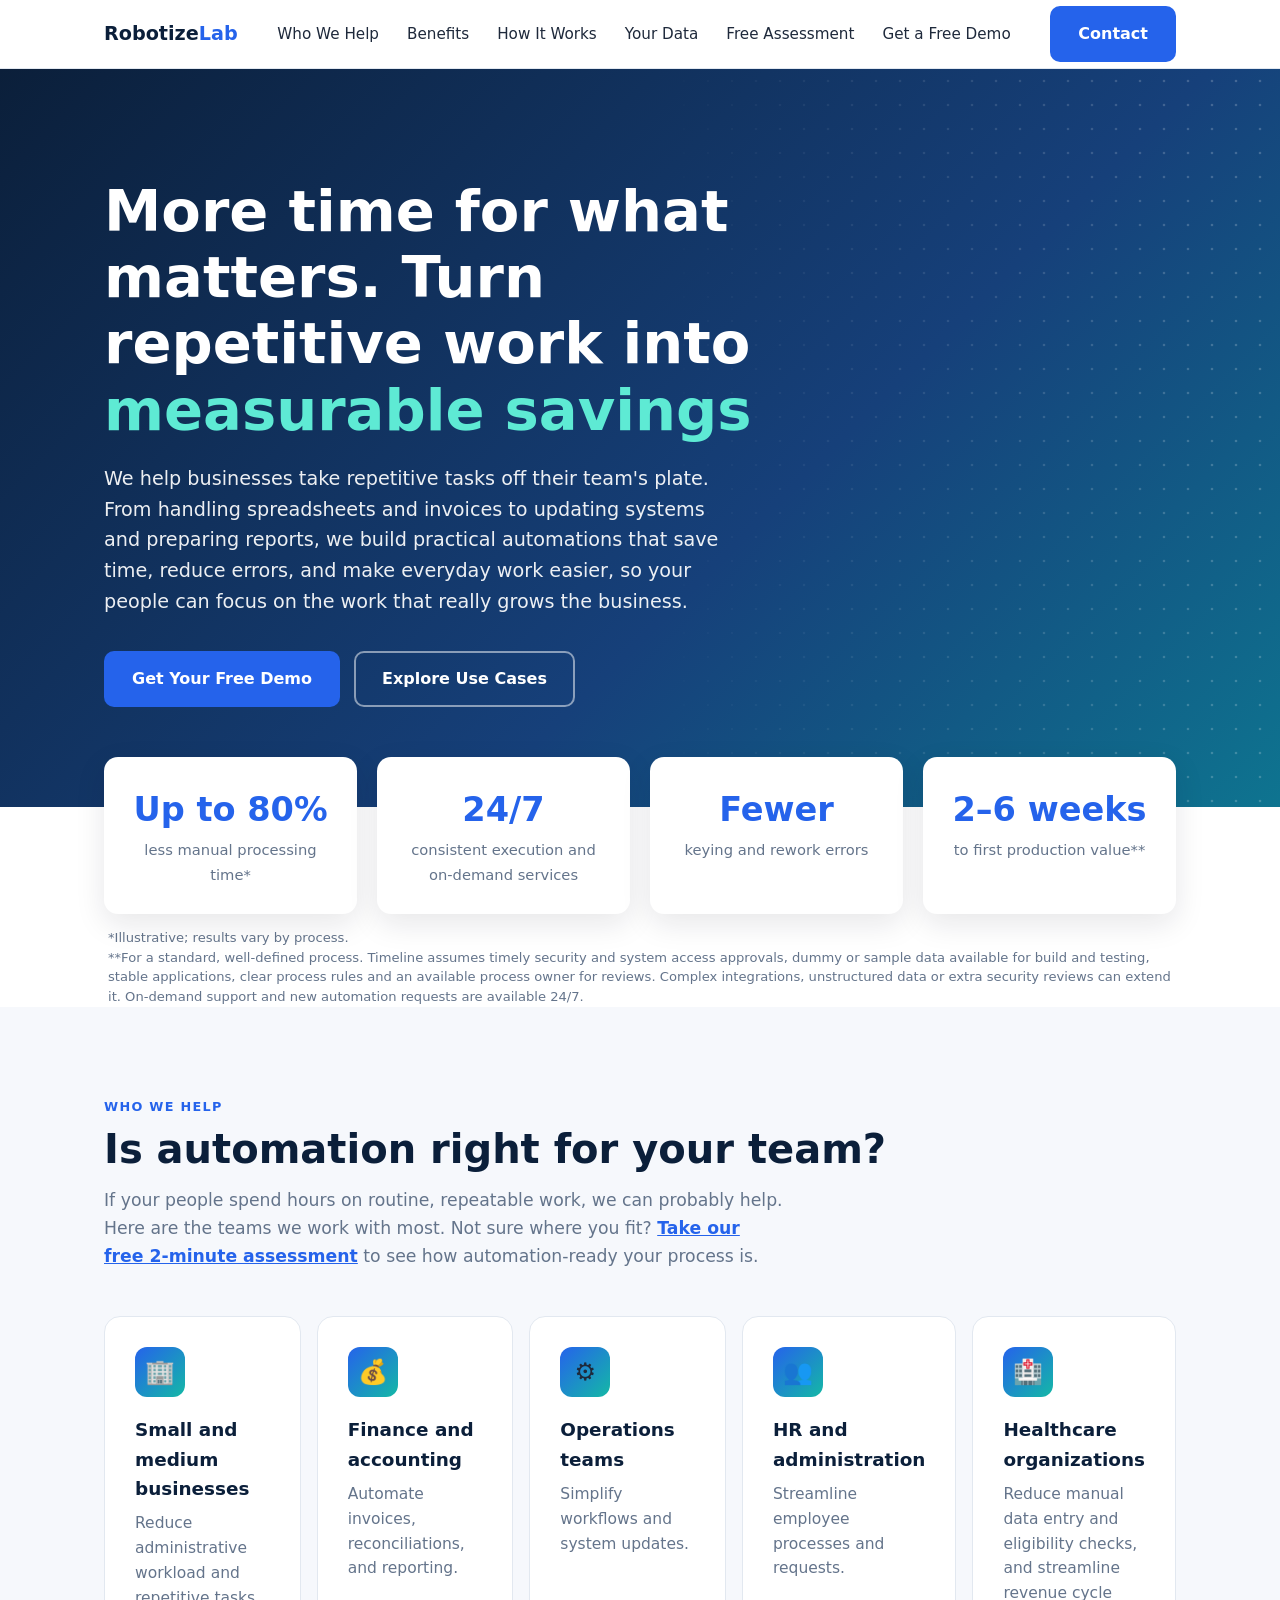
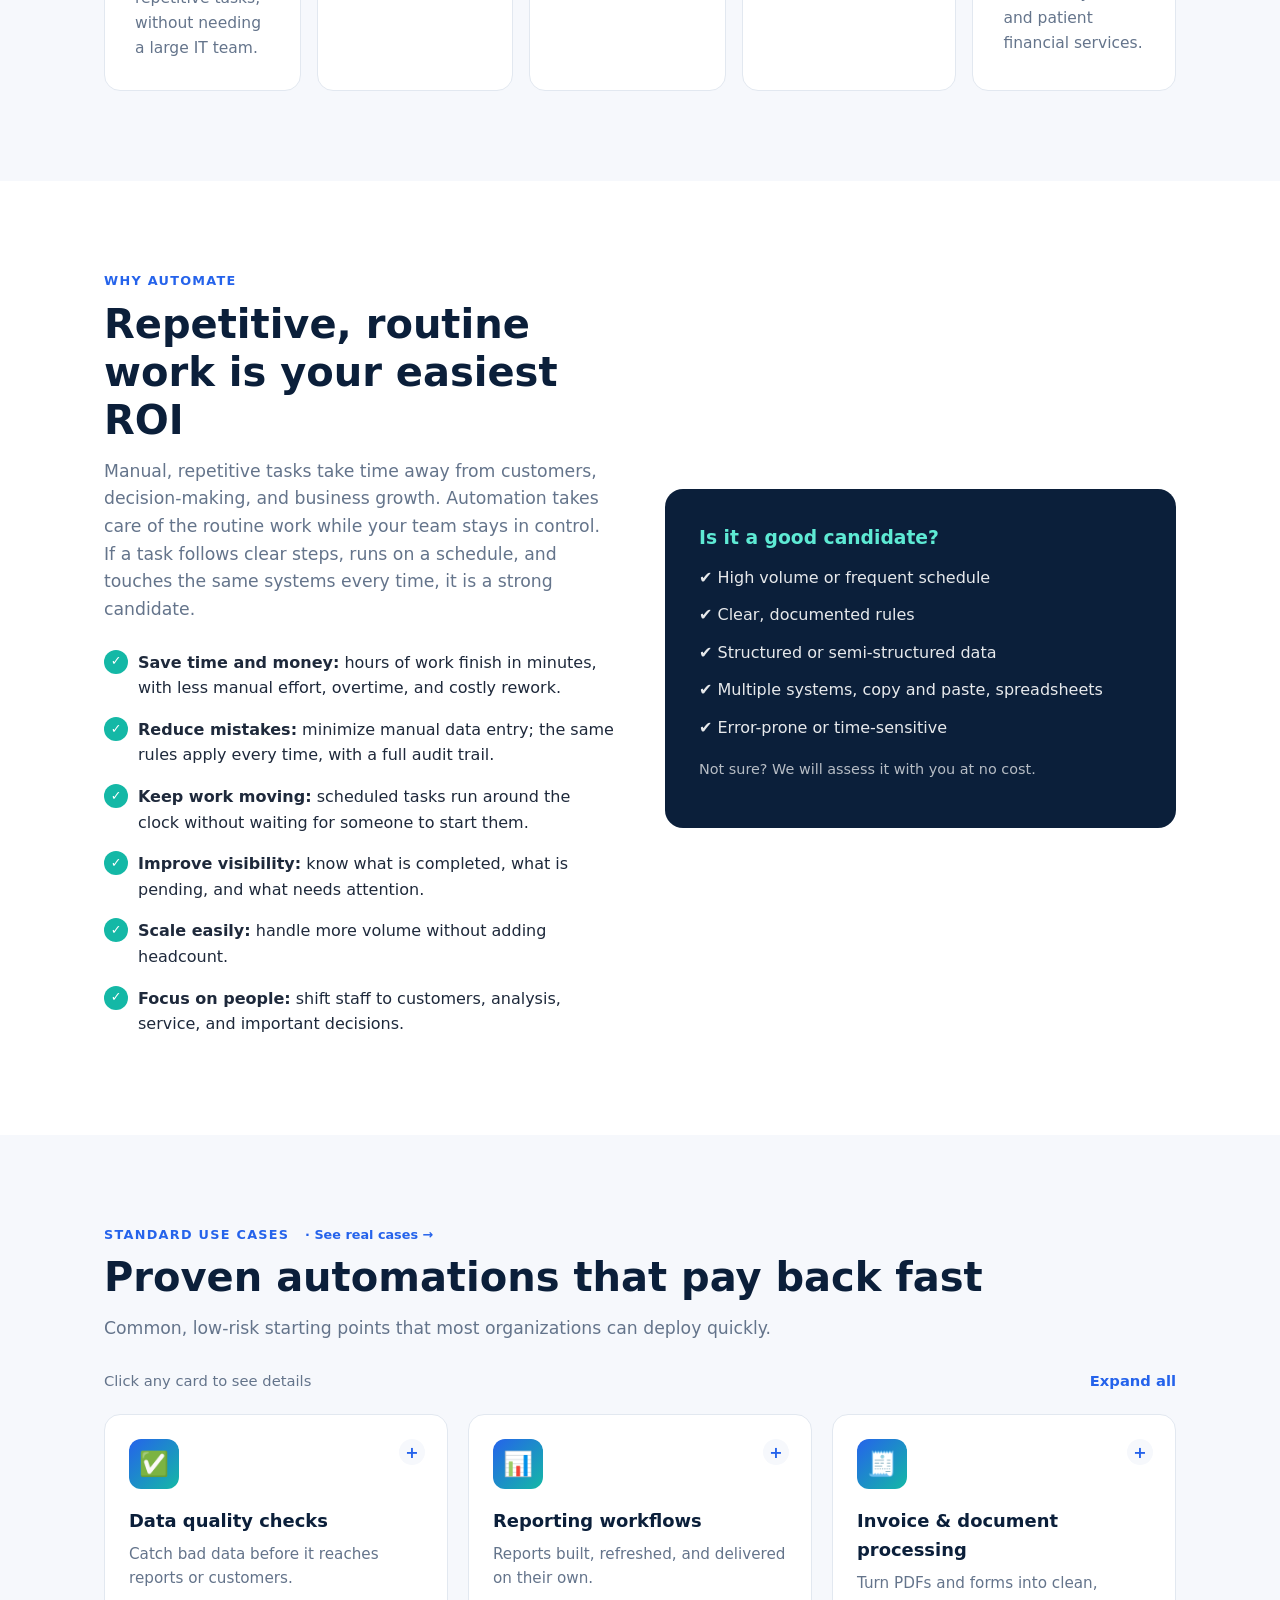
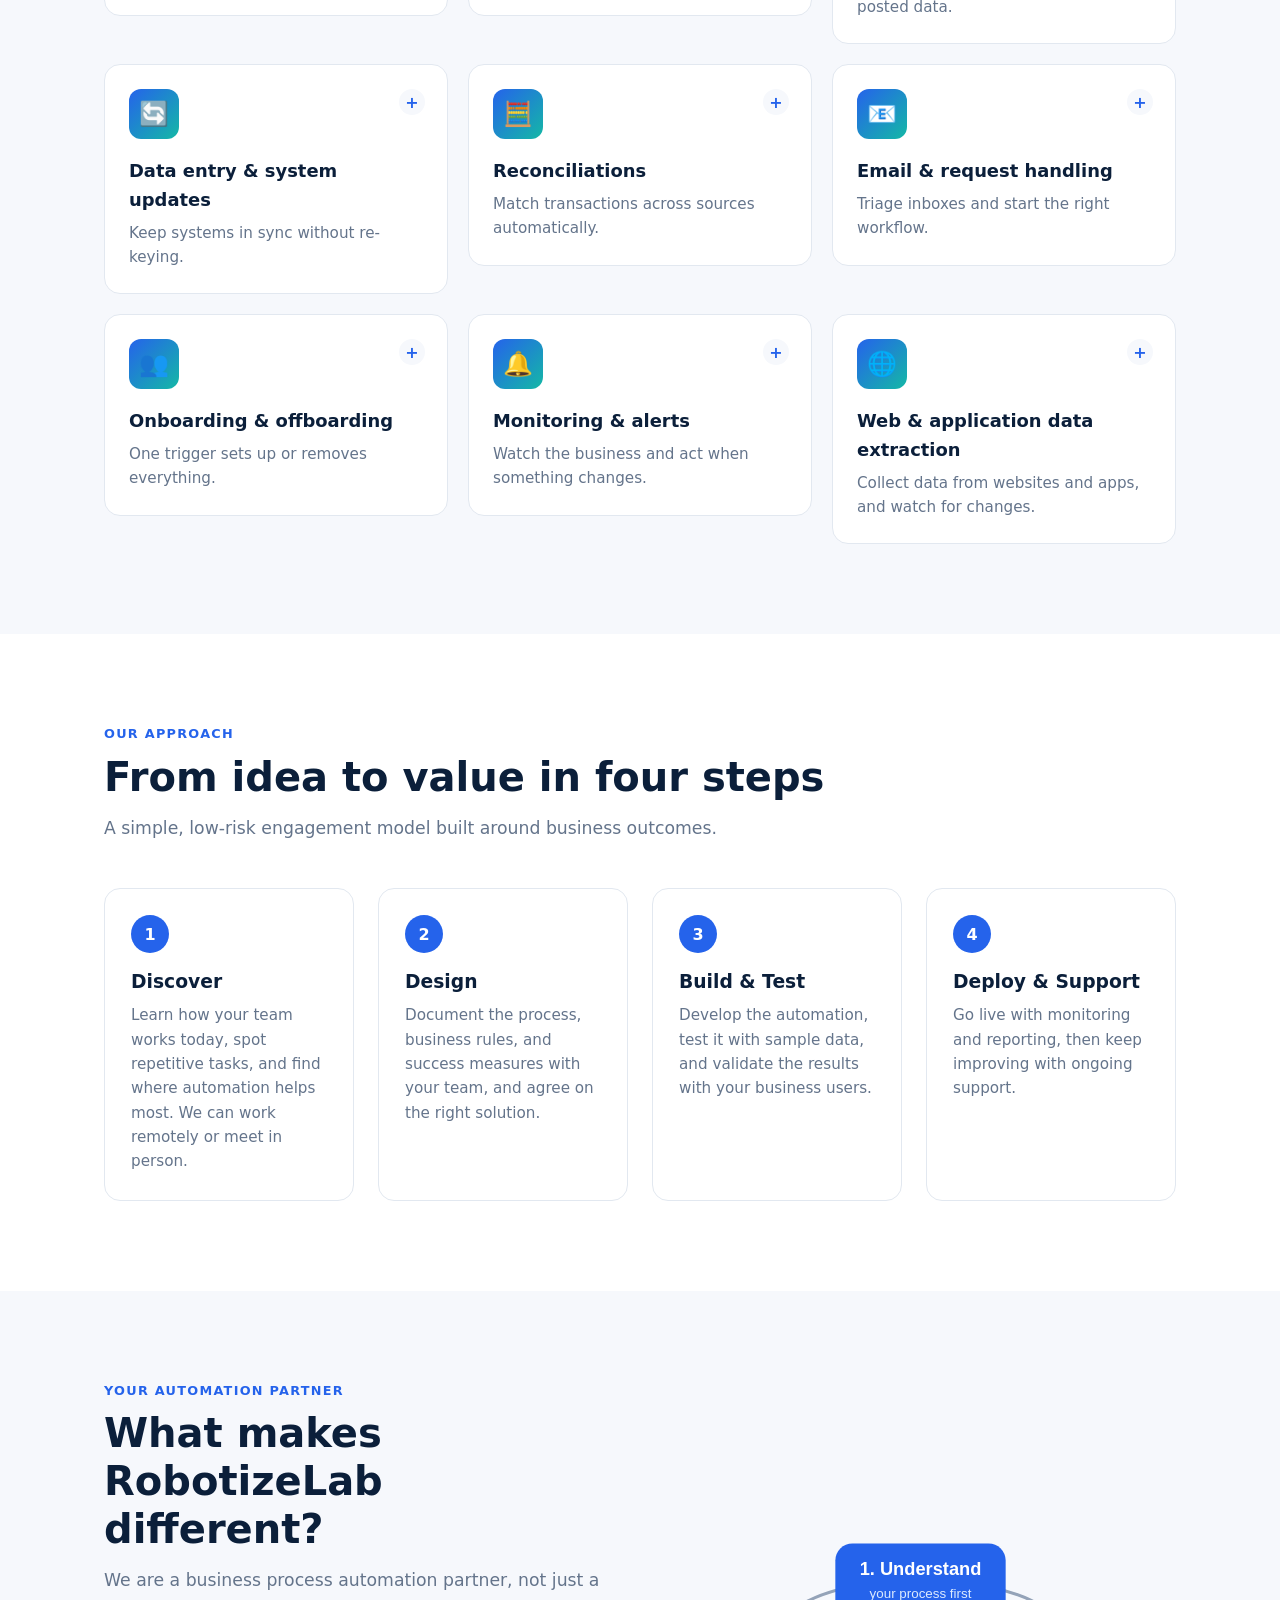
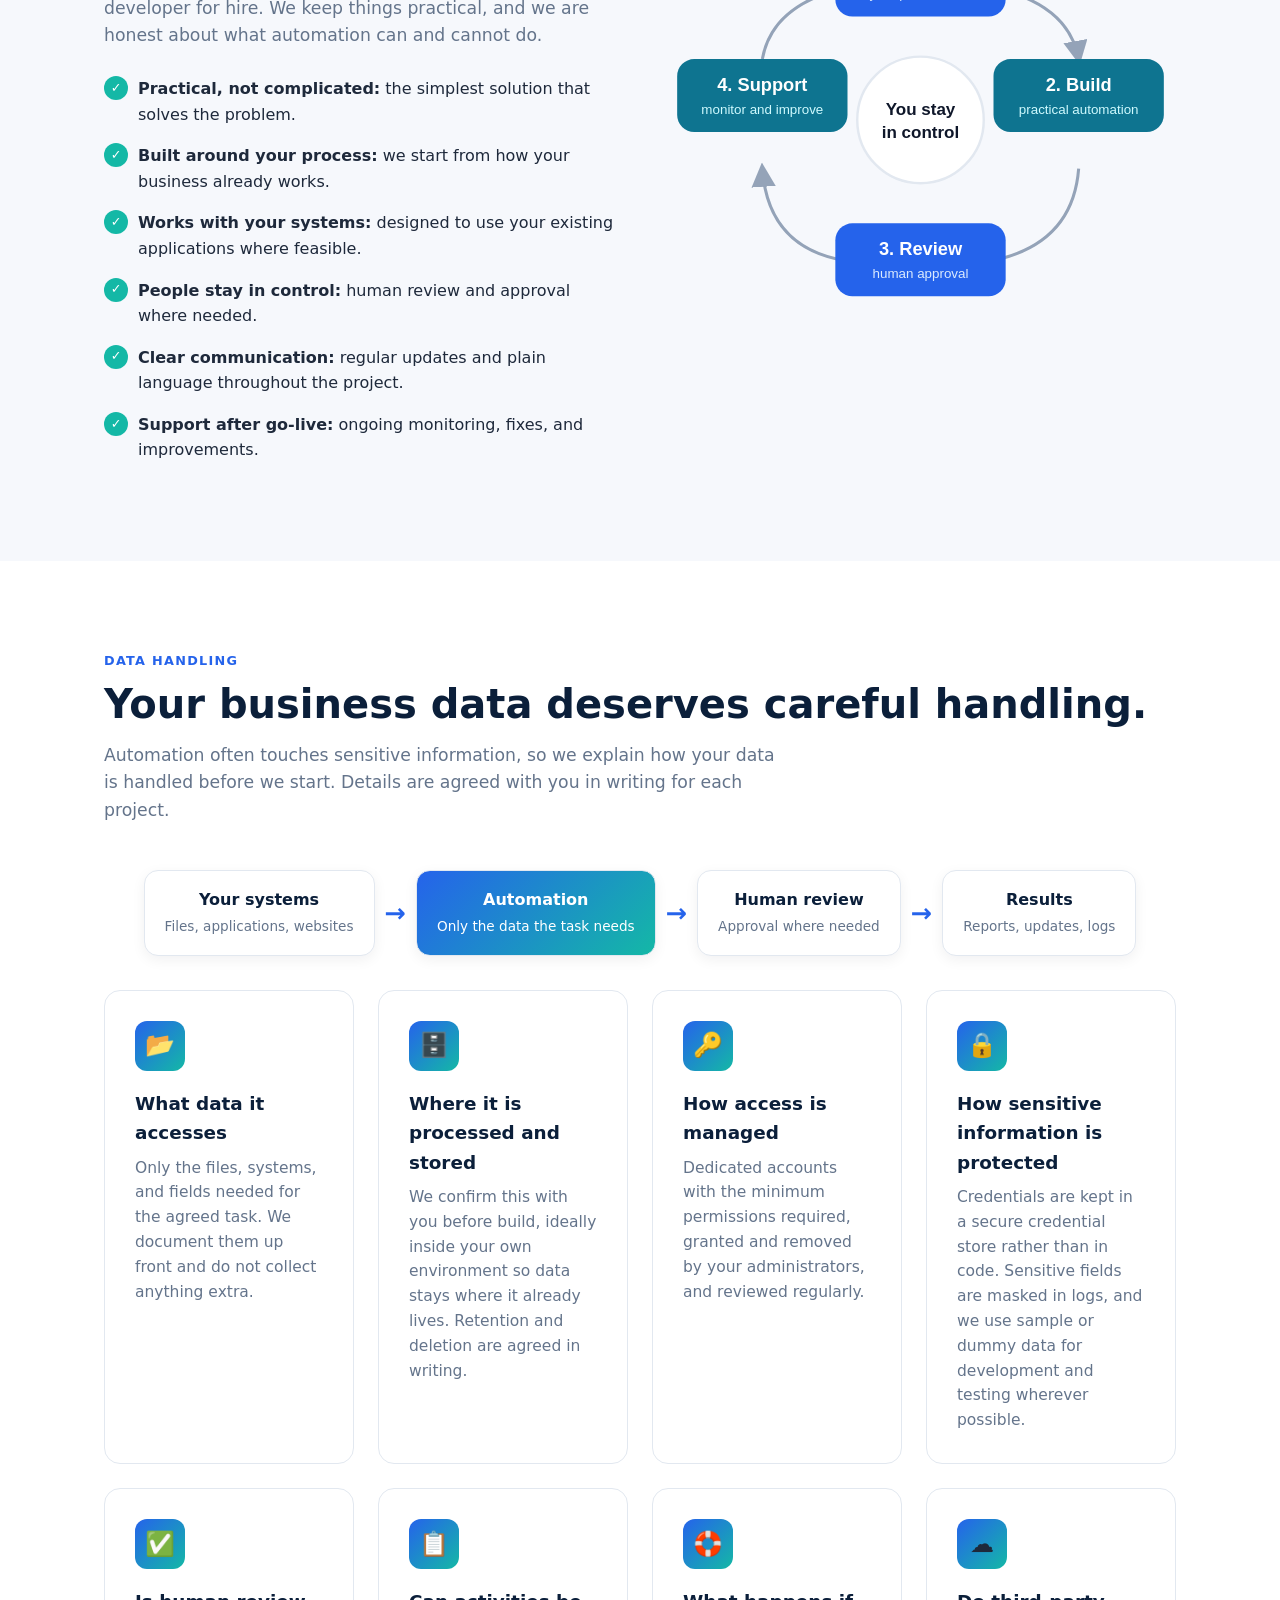
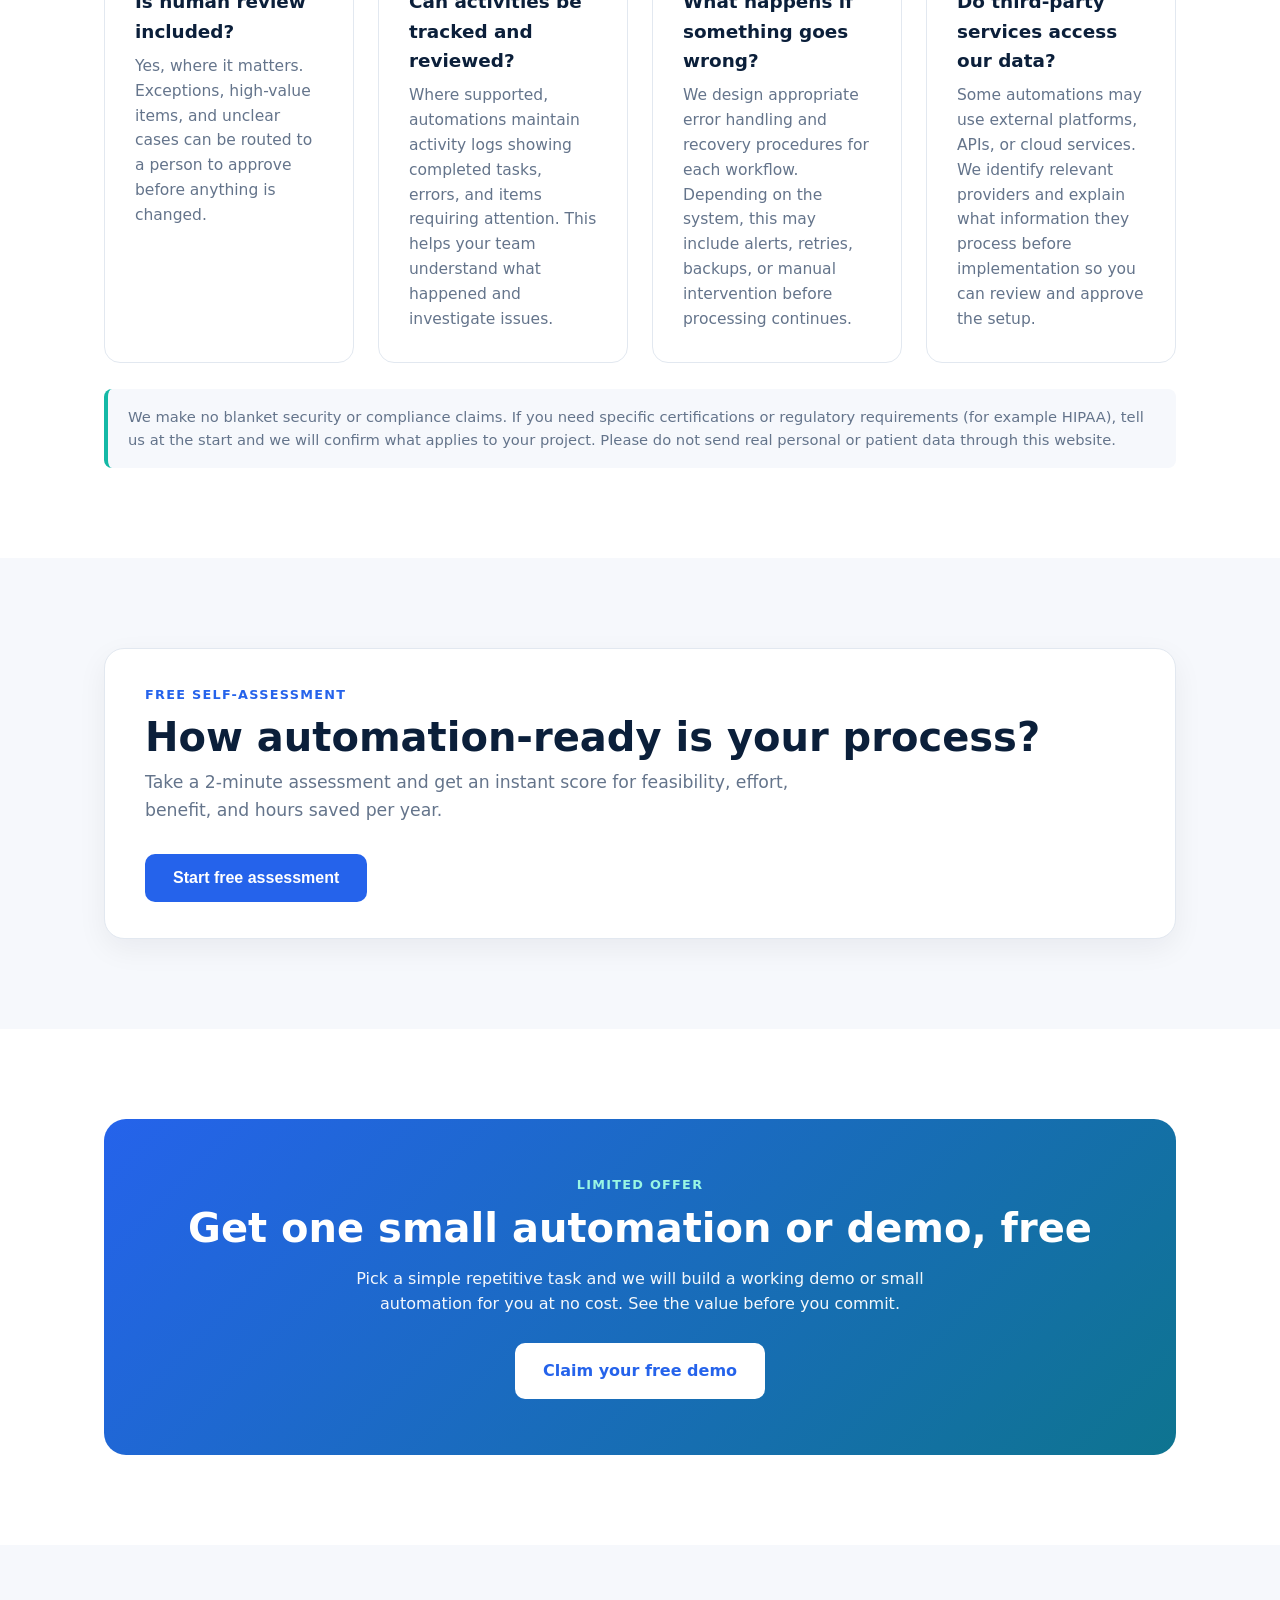
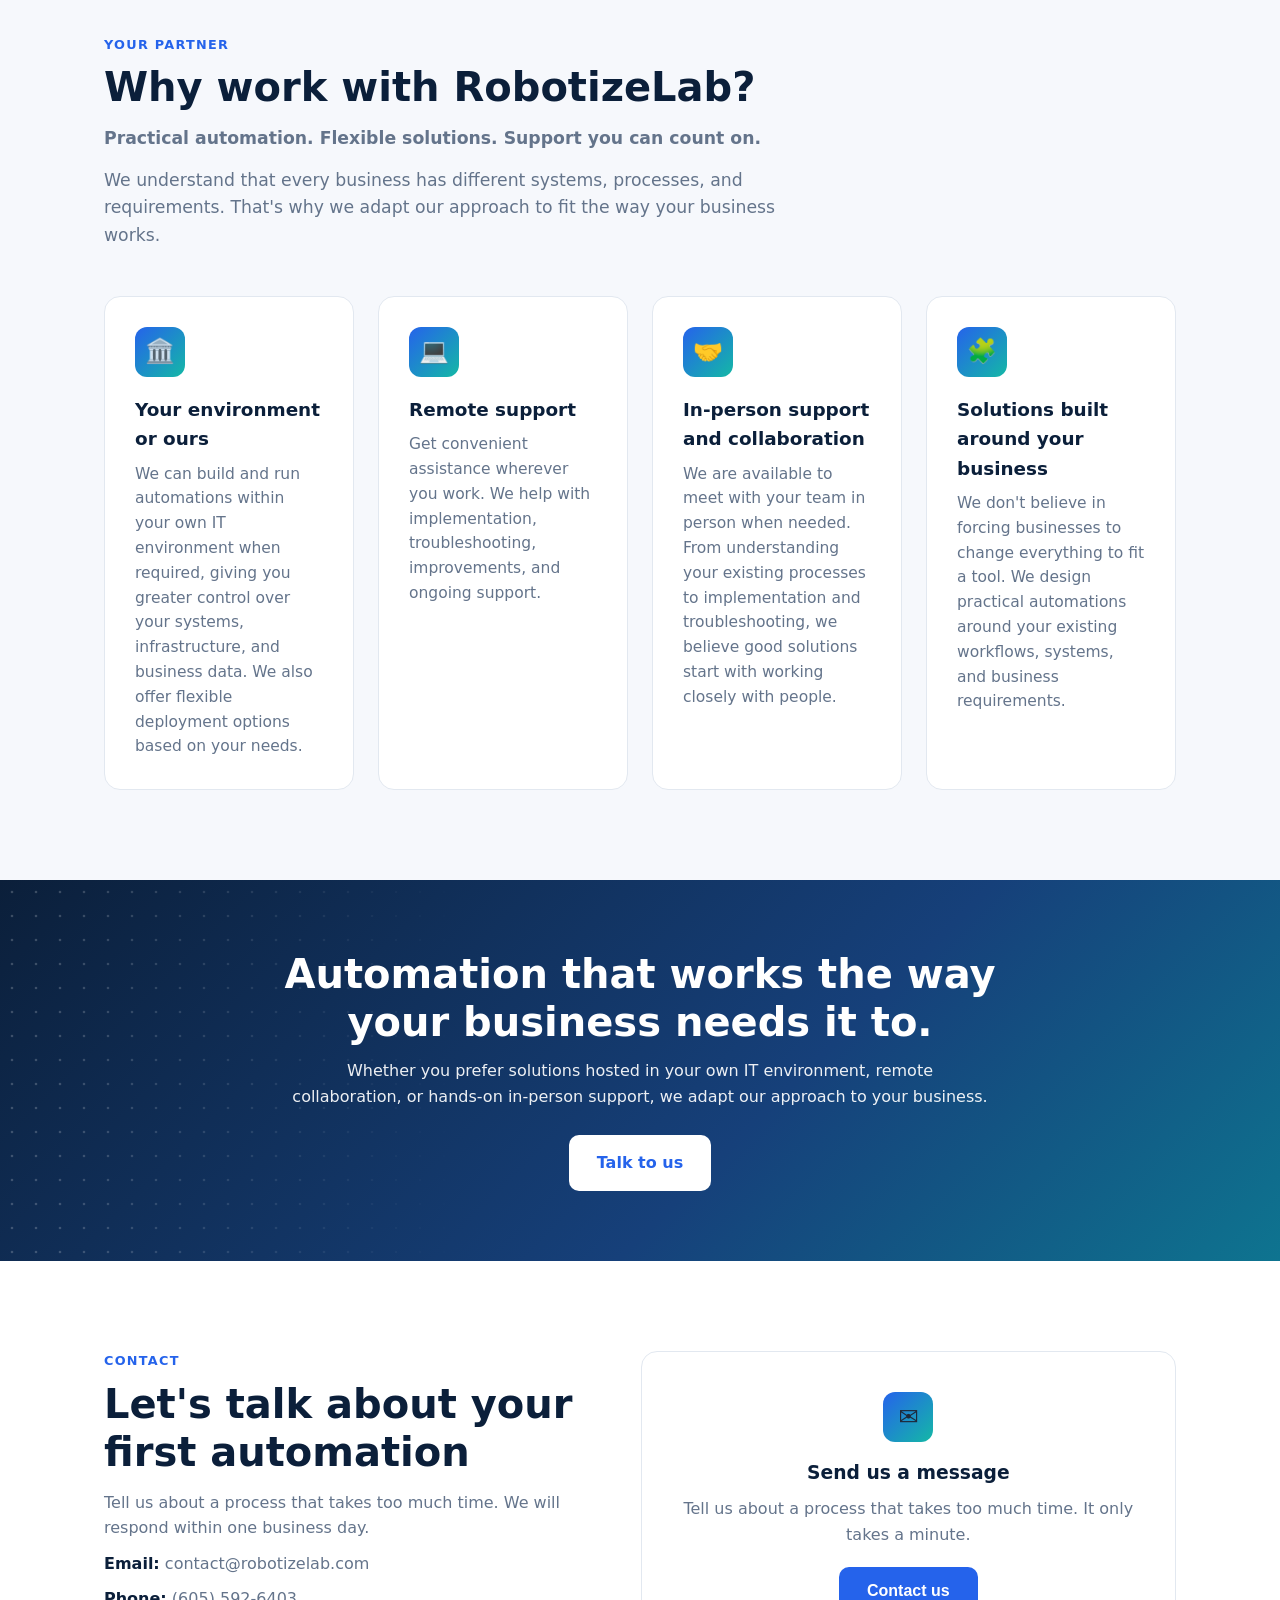
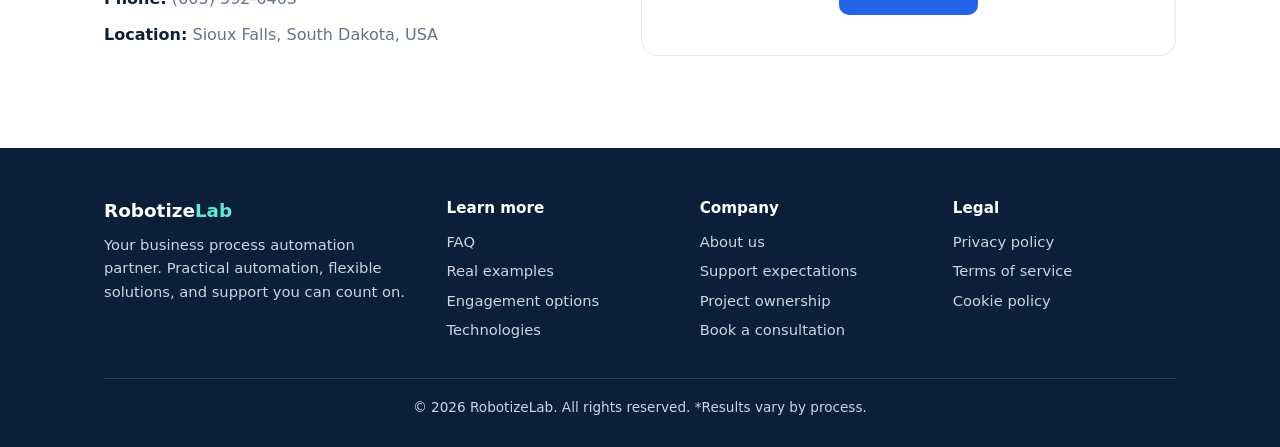
<file: index.html>
<!DOCTYPE html>
<html lang="en">
<head>
<meta charset="UTF-8">
<meta name="viewport" content="width=device-width, initial-scale=1">
<title>RobotizeLab | Business Process Automation Partner</title>
<meta name="description" content="Automation consulting for businesses: take repetitive work off your team's plate, improve data quality, and automate reporting. Get one free demo automation.">
<style>
:root{--navy:#0b1f3a;--blue:#2563eb;--teal:#14b8a6;--bg:#f6f8fc;--text:#1e293b;--muted:#64748b;--white:#fff}
*{box-sizing:border-box;margin:0;padding:0}
html{scroll-behavior:smooth}
body{font-family:"Segoe UI",system-ui,-apple-system,Arial,sans-serif;color:var(--text);line-height:1.6;background:var(--white)}
a{color:inherit;text-decoration:none}
.container{max-width:1120px;margin:0 auto;padding:0 24px}
header{position:sticky;top:0;z-index:10;background:rgba(255,255,255,.92);backdrop-filter:blur(8px);border-bottom:1px solid #e2e8f0}
nav{display:flex;align-items:center;justify-content:space-between;height:68px}
.logo{font-weight:800;font-size:1.2rem;color:var(--navy)}
.logo span{color:var(--blue)}
nav ul{display:flex;gap:28px;list-style:none;font-weight:500;font-size:.95rem}
nav ul a:hover{color:var(--blue)}
.btn{display:inline-block;padding:13px 26px;border-radius:10px;font-weight:600;border:2px solid transparent;transition:.2s;cursor:pointer;font-size:1rem}
.btn-primary{background:var(--blue);color:#fff}
.btn-primary:hover{background:#1d4ed8;transform:translateY(-2px)}
.btn-ghost{border-color:rgba(255,255,255,.5);color:#fff}
.btn-ghost:hover{background:rgba(255,255,255,.12)}
.hero{position:relative;overflow:hidden;background:linear-gradient(135deg,var(--navy),#16407a 60%,#0e7490);color:#fff;padding:110px 0 100px}
.hero>.container{position:relative;z-index:1}
.dots{position:absolute;pointer-events:none;user-select:none;-webkit-mask-image:linear-gradient(to left,#000 10%,transparent 90%);mask-image:linear-gradient(to left,#000 10%,transparent 90%)}
.dots canvas{width:100%;height:100%;display:block}
.hero .dots{top:0;right:0;width:55%;height:100%}
.flex-band{position:relative;overflow:hidden}
.flex-band>.container{position:relative;z-index:1}
.flex-band .dots{top:0;left:0;width:40%;height:100%;-webkit-mask-image:linear-gradient(to right,#000 10%,transparent 90%);mask-image:linear-gradient(to right,#000 10%,transparent 90%)}
@media(max-width:1100px){.dots{display:none}}
.hero h1{font-size:clamp(2.2rem,5vw,3.6rem);line-height:1.15;max-width:760px;margin-bottom:20px}
.hero h1 em{font-style:normal;color:#5eead4}
.hero p{font-size:1.2rem;max-width:640px;opacity:.92;margin-bottom:34px}
.hero .cta{display:flex;gap:14px;flex-wrap:wrap}
.stats{display:grid;grid-template-columns:repeat(auto-fit,minmax(200px,1fr));gap:20px;margin-top:-50px;position:relative}
.stat{background:#fff;border-radius:14px;padding:26px;box-shadow:0 10px 30px rgba(15,23,42,.1);text-align:center}
.stat b{display:block;font-size:2.1rem;color:var(--blue)}
.stat span{color:var(--muted);font-size:.92rem}
section{padding:90px 0}
.alt{background:var(--bg)}
.eyebrow{color:var(--blue);font-weight:700;text-transform:uppercase;letter-spacing:.1em;font-size:.8rem}
h2{font-size:clamp(1.8rem,3.5vw,2.5rem);color:var(--navy);margin:8px 0 14px;line-height:1.2}
.lead{color:var(--muted);max-width:680px;font-size:1.08rem;margin-bottom:46px}
.grid{display:grid;grid-template-columns:repeat(auto-fit,minmax(260px,1fr));gap:24px}
.card{background:#fff;border:1px solid #e2e8f0;border-radius:16px;padding:30px;transition:.25s}
.card:hover{transform:translateY(-5px);box-shadow:0 14px 34px rgba(15,23,42,.1);border-color:#bfdbfe}
.icon{width:50px;height:50px;border-radius:12px;background:linear-gradient(135deg,var(--blue),var(--teal));display:grid;place-items:center;font-size:1.5rem;margin-bottom:18px}
.card h3{color:var(--navy);margin-bottom:8px;font-size:1.15rem}
.card p{color:var(--muted);font-size:.97rem}
.two{display:grid;grid-template-columns:1fr 1fr;gap:50px;align-items:center}
.checks{list-style:none;margin-top:18px}
.checks li{padding:8px 0 8px 34px;position:relative}
.checks li:before{content:"✓";position:absolute;left:0;top:8px;width:24px;height:24px;border-radius:50%;background:var(--teal);color:#fff;display:grid;place-items:center;font-size:.8rem;font-weight:700}
.panel{background:var(--navy);color:#fff;border-radius:18px;padding:34px}
.panel h3{margin-bottom:12px;color:#5eead4}
.panel p{opacity:.9;margin-bottom:12px}
.steps{display:grid;grid-template-columns:repeat(auto-fit,minmax(220px,1fr));gap:24px;counter-reset:s}
.step{counter-increment:s;padding:26px;background:#fff;border-radius:16px;border:1px solid #e2e8f0}
.step:before{content:counter(s);display:grid;place-items:center;width:38px;height:38px;border-radius:50%;background:var(--blue);color:#fff;font-weight:700;margin-bottom:14px}
.step h3{color:var(--navy);margin-bottom:6px}
.step p{color:var(--muted);font-size:.95rem}
.demo{background:linear-gradient(135deg,var(--blue),#0e7490);color:#fff;border-radius:22px;padding:56px;text-align:center}
.demo h2{color:#fff}
.demo p{max-width:620px;margin:0 auto 26px;opacity:.95}
.demo .btn{background:#fff;color:var(--blue)}
.contact{display:grid;grid-template-columns:1fr 1.1fr;gap:50px}
.info p{margin:10px 0;color:var(--muted)}
.info strong{color:var(--navy)}
form{background:#fff;border:1px solid #e2e8f0;border-radius:16px;padding:30px;display:grid;gap:14px}
input,select,textarea{width:100%;padding:12px 14px;border:1px solid #cbd5e1;border-radius:9px;font:inherit}
input:focus,select:focus,textarea:focus{outline:2px solid var(--blue);border-color:transparent}
textarea{min-height:110px;resize:vertical}
#msg{color:#047857;font-weight:600;display:none}
#f[hidden]{display:none}
#f.reveal{animation:fadeUp .4s ease}
@keyframes fadeUp{from{opacity:0;transform:translateY(12px)}to{opacity:1;transform:none}}
.cta-card{background:#fff;border:1px solid #e2e8f0;border-radius:16px;padding:40px 30px;text-align:center;align-self:start}
.cta-card .icon{margin:0 auto 16px}
.cta-card h3{color:var(--navy);margin-bottom:8px}
.cta-card p{color:var(--muted);margin-bottom:20px}
.cta-card[hidden]{display:none}
details.att{border:1px solid #cbd5e1;border-radius:9px;padding:0 14px}
details.att summary{cursor:pointer;font-weight:600;color:var(--navy);padding:12px 0;list-style:none;display:flex;justify-content:space-between;align-items:center}
details.att summary::-webkit-details-marker{display:none}
details.att summary:after{content:"＋";color:var(--blue);font-size:1.2rem}
details.att[open] summary:after{content:"－"}
details.att input{margin-bottom:4px}
details.att small{display:block;color:var(--muted);font-size:.8rem;margin:6px 0 14px;line-height:1.45}
.consent{font-size:.8rem;color:var(--muted);line-height:1.5}
.consent a{color:var(--blue);text-decoration:underline}
#attList{list-style:none;padding:0;margin:0}
#attList li{display:flex;justify-content:space-between;gap:10px;background:#f1f5f9;border-radius:8px;padding:6px 10px;margin-top:6px;font-size:.88rem}
#attList button{border:0;background:none;color:#b91c1c;cursor:pointer;font-weight:700}
#attErr{color:#b91c1c;font-size:.85rem;font-weight:600;margin-top:6px}
.uc-tools{display:flex;justify-content:space-between;align-items:center;margin:-20px 0 22px;color:var(--muted);font-size:.92rem}
.link-btn{background:none;border:0;color:var(--blue);font-weight:600;cursor:pointer;font:inherit;font-weight:600}
.uc-grid{display:grid;grid-template-columns:repeat(auto-fill,minmax(260px,1fr));gap:20px;align-items:start}
.uc{background:#fff;border:1px solid #e2e8f0;border-radius:16px;overflow:hidden;transition:.25s}
.uc:hover{box-shadow:0 14px 34px rgba(15,23,42,.1);border-color:#bfdbfe}
.uc.open{border-color:var(--blue);box-shadow:0 14px 34px rgba(37,99,235,.18);grid-column:1/-1}
.ex-toggle{width:100%;text-align:left;background:linear-gradient(135deg,#eff6ff,#ecfeff);border:1px dashed var(--blue);color:var(--blue);font:inherit;font-weight:700;padding:14px 16px;border-radius:12px;cursor:pointer;display:flex;justify-content:space-between;align-items:center}
.ex-toggle:hover,.ex-toggle.on{background:var(--blue);color:#fff;border-style:solid}
.ex-panel[hidden]{display:none}
.ex{display:grid;gap:14px;background:var(--bg);border-radius:14px;padding:20px}
.ex h4{margin-top:6px}
.ex-cols{display:grid;grid-template-columns:1fr 1fr;gap:14px}
.ex-card{border-radius:12px;padding:16px;background:#fff;border-top:4px solid}
.ex-bad{border-color:#f87171}.ex-good{border-color:var(--teal)}
.ex-card h4{color:var(--navy);margin:0 0 8px;font-size:.8rem}
.ex-card ul,.ex-card ol{padding-left:18px;font-size:.92rem}
.ex-card li{margin:4px 0}
.ex-sc{font-size:.93rem;color:var(--muted)}
.tbl-wrap{overflow-x:auto;border-radius:10px;border:1px solid #e2e8f0;background:#fff}
.tbl{width:100%;border-collapse:collapse;font-size:.86rem}
.tbl th{background:var(--navy);color:#fff;text-align:left;padding:9px 12px;font-weight:600;white-space:nowrap}
.tbl td{padding:8px 12px;border-top:1px solid #eef2f7}
.tbl tr.t-ok td:first-child{box-shadow:inset 4px 0 0 var(--teal)}
.tbl tr.t-warn td:first-child{box-shadow:inset 4px 0 0 #f59e0b}
.tbl tr.t-bad td:first-child{box-shadow:inset 4px 0 0 #ef4444}
.tbl tr.t-bad{background:#fef2f2}.tbl tr.t-warn{background:#fffbeb}.tbl tr.t-ok{background:#f0fdf9}
.demo-box{display:grid;gap:12px;background:#fff;border:1px solid #dbeafe;border-radius:14px;padding:16px}
.demo-lbl{font-size:.75rem;font-weight:700;text-transform:uppercase;letter-spacing:.08em;color:var(--muted);margin-bottom:6px}
.run-demo{justify-self:start}
.run-demo:disabled{opacity:.7;cursor:wait}
.demo-out[hidden]{display:none}
.demo-out tbody tr{animation:rowIn .4s both}
@keyframes rowIn{from{opacity:0;transform:translateY(8px)}to{opacity:1;transform:none}}
.bar-run{height:8px;background:#e2e8f0;border-radius:99px;overflow:hidden}
.bar-run i{display:block;height:100%;width:0;background:linear-gradient(90deg,var(--blue),var(--teal));animation:fill 1.1s linear forwards}
@keyframes fill{to{width:100%}}
.file-lbl{font-size:.82rem;font-weight:700;color:var(--navy);margin:10px 0 5px}
.ex-fn{font-size:.8rem;color:var(--muted);text-align:center}
@media(max-width:640px){.ex-cols{grid-template-columns:1fr}}
.uc-head{width:100%;text-align:left;background:none;border:0;padding:24px;cursor:pointer;font:inherit;color:inherit;display:block;position:relative}
.uc-head h3{color:var(--navy);font-size:1.12rem;margin-bottom:6px;padding-right:28px}
.uc-head p{color:var(--muted);font-size:.95rem}
.uc-head:after{content:"+";position:absolute;right:22px;top:24px;width:26px;height:26px;border-radius:50%;background:var(--bg);color:var(--blue);display:grid;place-items:center;font-weight:700;transition:.25s}
.uc.open .uc-head:after{content:"–";background:var(--blue);color:#fff}
.uc-body{max-height:0;overflow:hidden;transition:max-height .4s ease}
.uc-in{padding:0 24px 24px;display:grid;gap:14px;border-top:1px dashed #dbe3ef;padding-top:18px}
.uc-in h4{font-size:.75rem;text-transform:uppercase;letter-spacing:.08em;color:var(--blue);margin-bottom:4px}
.uc-in p,.uc-in li{font-size:.94rem;color:var(--text)}
.uc-in ul{padding-left:18px}
.uc-win{background:linear-gradient(135deg,#ecfeff,#eff6ff);border-radius:12px;padding:14px 16px}
.uc-win b{color:var(--navy)}
@media(max-width:640px){.uc.open{grid-column:auto}}
.as-wrap{display:grid;grid-template-columns:1.1fr 1fr;gap:30px;align-items:start}
.as-form{background:#fff;border:1px solid #e2e8f0;border-radius:16px;padding:28px;display:grid;gap:14px}
.as-form h3{color:var(--navy);font-size:1rem;margin-top:8px;padding-bottom:6px;border-bottom:2px solid var(--bg)}
.as-form label{display:grid;gap:5px;font-size:.9rem;font-weight:600;color:var(--navy)}
.as-result{position:sticky;top:90px;background:#fff;border:1px solid #e2e8f0;border-radius:16px;padding:28px;box-shadow:0 10px 30px rgba(15,23,42,.06)}
.as-empty{text-align:center;color:var(--muted);padding:30px 10px}
.as-empty h3{color:var(--navy);margin:6px 0}
.as-badge{display:inline-block;padding:6px 14px;border-radius:99px;font-weight:700;font-size:.85rem;margin-bottom:10px}
.b-good{background:#d1fae5;color:#047857}.b-mid{background:#fef3c7;color:#b45309}.b-bad{background:#fee2e2;color:#b91c1c}
.as-big{font-size:3rem;font-weight:800;color:var(--blue);line-height:1}
.as-sub{color:var(--muted);font-size:.9rem;margin-bottom:18px}
.meter{margin:14px 0}
.meter .row{display:flex;justify-content:space-between;font-size:.9rem;font-weight:600;color:var(--navy);margin-bottom:5px}
.meter .bar{height:10px;border-radius:99px;background:#e2e8f0;overflow:hidden}
.meter .bar i{display:block;height:100%;border-radius:99px;background:linear-gradient(90deg,var(--blue),var(--teal));width:0;transition:width .8s ease}
.as-kpis{display:grid;grid-template-columns:1fr 1fr;gap:12px;margin:18px 0}
.as-kpis div{background:var(--bg);border-radius:12px;padding:14px;text-align:center}
.as-kpis b{display:block;font-size:1.4rem;color:var(--navy)}
.as-kpis span{font-size:.8rem;color:var(--muted)}
.as-note{background:linear-gradient(135deg,#ecfeff,#eff6ff);border-radius:12px;padding:14px;font-size:.92rem;margin-bottom:14px}
.as-flag{color:#b91c1c;font-weight:600;font-size:.9rem;margin-bottom:8px}
.as-dl{margin-top:22px;text-align:center;color:var(--muted);font-size:.95rem}
.as-dl a{color:var(--blue);font-weight:600;text-decoration:underline}
@media(max-width:900px){.as-wrap{grid-template-columns:1fr}.as-result{position:static}}
.assess-cta{display:flex;align-items:center;justify-content:space-between;gap:30px;flex-wrap:wrap;background:#fff;border:1px solid #e2e8f0;border-radius:20px;padding:36px 40px;box-shadow:0 10px 30px rgba(15,23,42,.06)}
.assess-cta h2{margin-bottom:8px}
.modal{position:fixed;inset:0;z-index:100;background:rgba(11,31,58,.65);display:flex;align-items:flex-start;justify-content:center;overflow-y:auto;padding:30px 16px}
.modal[hidden]{display:none}
.modal-box{position:relative;background:var(--bg);border-radius:20px;width:100%;max-width:760px;padding:30px;margin:auto}
.modal-x{position:absolute;right:16px;top:12px;border:0;background:#fff;width:36px;height:36px;border-radius:50%;font-size:1.5rem;cursor:pointer;color:var(--navy);z-index:2;box-shadow:0 2px 8px rgba(0,0,0,.15)}
.as-wrap{display:block}
.as-wrap [hidden]{display:none}
.as-result{position:static}
.as-form{padding:24px}
.as-back{background:none;border:0;color:var(--blue);font:inherit;font-weight:600;cursor:pointer;margin-top:12px;display:block;width:100%;text-align:center}
.as-i{display:inline-flex;align-items:center;justify-content:center;width:20px;height:20px;margin-left:8px;border:1.5px solid #2563eb;border-radius:50%;background:#fff;color:#2563eb;font:italic 700 .8rem Georgia,serif;cursor:pointer;vertical-align:middle;padding:0;line-height:1}
.as-i:hover,.as-i.on{background:#2563eb;color:#fff}
.as-ins{margin:0 0 16px;padding:12px 14px;background:#eff6ff;border-left:3px solid #2563eb;border-radius:8px;font-size:.9rem;color:#334155;line-height:1.55}
.as-ii{display:inline-flex;align-items:center;justify-content:center;width:16px;height:16px;border:1.5px solid #2563eb;border-radius:50%;color:#2563eb;font:italic 700 .7rem Georgia,serif;vertical-align:middle}
.hint-modal{position:fixed;inset:0;background:rgba(15,23,42,.5);display:flex;align-items:center;justify-content:center;z-index:99999;padding:20px}
.hint-modal[hidden]{display:none}
.hint-card{background:#fff;border-radius:18px;max-width:560px;width:100%;max-height:85vh;overflow:auto;padding:28px;box-shadow:0 20px 50px rgba(0,0,0,.3)}
.hint-card h3{margin:0 0 14px;font-size:1.1rem;color:#0f3a6d}
.hint-body p{margin:0 0 14px;color:#1e293b;line-height:1.6;font-size:.95rem}
.hint-close{background:#f5a800;color:#111;border:0;border-radius:999px;padding:12px 28px;font:700 1rem inherit;cursor:pointer}
.who-grid,.data-grid,.pw-grid{grid-template-columns:repeat(4,1fr)}
.who-grid{grid-template-columns:repeat(5,1fr);gap:16px}
@media(max-width:1000px){.who-grid,.data-grid,.pw-grid{grid-template-columns:repeat(2,1fr)}}
@media(max-width:560px){.who-grid,.data-grid,.pw-grid{grid-template-columns:1fr}}
.flex-band{background:linear-gradient(135deg,var(--navy),#16407a 60%,#0e7490);color:#fff;text-align:center;padding:70px 0}
.flex-band h2{color:#fff;max-width:820px;margin:0 auto 12px}
.flex-band>.container>p{max-width:700px;margin:0 auto 26px;opacity:.92}
.journey svg{width:100%;height:auto;max-width:600px;display:block;margin:0 auto}
.dflow{display:flex;align-items:stretch;justify-content:center;gap:10px;flex-wrap:wrap}
.dnode{background:#fff;border:1px solid #e2e8f0;border-radius:14px;padding:16px 20px;text-align:center;min-width:170px;box-shadow:0 4px 14px rgba(15,23,42,.06)}
.dnode b{display:block;color:var(--navy)}
.dnode span{color:var(--muted);font-size:.85rem}
.dnode.hl{background:linear-gradient(135deg,var(--blue),var(--teal))}
.dnode.hl b,.dnode.hl span{color:#fff}
.darrow{align-self:center;color:var(--blue);font-size:1.6rem;font-weight:700}
#data .note{margin-top:26px;padding:16px 20px;background:var(--bg);border-left:4px solid var(--teal);border-radius:8px;color:var(--muted);font-size:.92rem}
footer{background:var(--navy);color:#cbd5e1;padding:48px 0 28px;font-size:.92rem;text-align:left}
.fcols{display:grid;grid-template-columns:1.4fr 1fr 1fr 1fr;gap:30px}
footer h4{color:#fff;margin-bottom:10px;font-size:.95rem}
footer ul{list-style:none}
footer li{margin:6px 0}
footer a:hover{color:#5eead4}
.fbrand{color:#fff;font-weight:800;font-size:1.15rem;margin-bottom:8px}
.fbrand span{color:#5eead4}
.fbottom{border-top:1px solid rgba(255,255,255,.15);margin-top:30px;padding-top:18px;font-size:.85rem;text-align:center}
@media(max-width:820px){.fcols{grid-template-columns:1fr 1fr}}
@media(max-width:520px){.fcols{grid-template-columns:1fr}}
@media(max-width:820px){nav ul{display:none}.two,.contact{grid-template-columns:1fr}.demo{padding:36px 22px}}
</style>
</head>
<body>

<header>
  <div class="container">
    <nav>
      <a href="#top" class="logo">Robotize<span>Lab</span></a>
      <ul>
        <li><a href="#who">Who We Help</a></li>
        <li><a href="#why">Benefits</a></li>
        <li><a href="#approach">How It Works</a></li>
        <li><a href="#data">Your Data</a></li>
        <li><a href="#assess">Free Assessment</a></li>
        <li><a href="#demo">Get a Free Demo</a></li>
      </ul>
      <a href="#contact" class="btn btn-primary">Contact</a>
    </nav>
  </div>
</header>

<div class="hero" id="top">
  <div class="dots" aria-hidden="true"></div>
  <div class="container">
    <h1>More time for what matters. Turn repetitive work into <em>measurable savings</em></h1>
    <p>We help businesses take repetitive tasks off their team's plate. From handling spreadsheets and invoices to updating systems and preparing reports, we build practical automations that save time, reduce errors, and make everyday work easier, so your people can focus on the work that really grows the business.</p>
    <div class="cta">
      <a href="#demo" class="btn btn-primary">Get Your Free Demo</a>
      <a href="#usecases" class="btn btn-ghost">Explore Use Cases</a>
    </div>
  </div>
</div>

<div class="container">
  <div class="stats">
    <div class="stat"><b>Up to 80%</b><span>less manual processing time*</span></div>
    <div class="stat"><b>24/7</b><span>consistent execution and on-demand services</span></div>
    <div class="stat"><b>Fewer</b><span>keying and rework errors</span></div>
    <div class="stat"><b>2–6 weeks</b><span>to first production value**</span></div>
  </div>
  <p style="font-size:.82rem;color:var(--muted);margin:14px 4px 0;line-height:1.5">*Illustrative; results vary by process.<br>**For a standard, well-defined process. Timeline assumes timely security and system access approvals, dummy or sample data available for build and testing, stable applications, clear process rules and an available process owner for reviews. Complex integrations, unstructured data or extra security reviews can extend it. On-demand support and new automation requests are available 24/7.</p>
</div>

<section class="alt" id="who">
  <div class="container">
    <div class="eyebrow">Who we help</div>
    <h2>Is automation right for your team?</h2>
    <p class="lead">If your people spend hours on routine, repeatable work, we can probably help. Here are the teams we work with most. Not sure where you fit? <a href="#assess" style="color:var(--blue);font-weight:600;text-decoration:underline">Take our free 2-minute assessment</a> to see how automation-ready your process is.</p>
    <div class="grid who-grid">
      <div class="card"><div class="icon">🏢</div><h3>Small and medium businesses</h3><p>Reduce administrative workload and repetitive tasks, without needing a large IT team.</p></div>
      <div class="card"><div class="icon">💰</div><h3>Finance and accounting</h3><p>Automate invoices, reconciliations, and reporting.</p></div>
      <div class="card"><div class="icon">⚙️</div><h3>Operations teams</h3><p>Simplify workflows and system updates.</p></div>
      <div class="card"><div class="icon">👥</div><h3>HR and administration</h3><p>Streamline employee processes and requests.</p></div>
      <div class="card"><div class="icon">🏥</div><h3>Healthcare organizations</h3><p>Reduce manual data entry and eligibility checks, and streamline revenue cycle and patient financial services.</p></div>
    </div>
  </div>
</section>

<section id="why">
  <div class="container two">
    <div>
      <div class="eyebrow">Why automate</div>
      <h2>Repetitive, routine work is your easiest ROI</h2>
      <p class="lead" style="margin-bottom:0">Manual, repetitive tasks take time away from customers, decision-making, and business growth. Automation takes care of the routine work while your team stays in control. If a task follows clear steps, runs on a schedule, and touches the same systems every time, it is a strong candidate.</p>
      <ul class="checks">
        <li><b>Save time and money:</b> hours of work finish in minutes, with less manual effort, overtime, and costly rework.</li>
        <li><b>Reduce mistakes:</b> minimize manual data entry; the same rules apply every time, with a full audit trail.</li>
        <li><b>Keep work moving:</b> scheduled tasks run around the clock without waiting for someone to start them.</li>
        <li><b>Improve visibility:</b> know what is completed, what is pending, and what needs attention.</li>
        <li><b>Scale easily:</b> handle more volume without adding headcount.</li>
        <li><b>Focus on people:</b> shift staff to customers, analysis, service, and important decisions.</li>
      </ul>
    </div>
    <div class="panel">
      <h3>Is it a good candidate?</h3>
      <p>✔ High volume or frequent schedule</p>
      <p>✔ Clear, documented rules</p>
      <p>✔ Structured or semi-structured data</p>
      <p>✔ Multiple systems, copy and paste, spreadsheets</p>
      <p>✔ Error-prone or time-sensitive</p>
      <p style="margin-top:18px;opacity:.7;font-size:.9rem">Not sure? We will assess it with you at no cost.</p>
    </div>
  </div>
</section>

<section class="alt" id="usecases">
  <div class="container">
    <div class="eyebrow">Standard use cases <a href="examples.html" style="color:#2563eb;text-decoration:none;text-transform:none;letter-spacing:0;margin-left:10px">· See real cases →</a></div>
    <h2>Proven automations that pay back fast</h2>
    <p class="lead">Common, low-risk starting points that most organizations can deploy quickly.</p>
    <div class="uc-tools">
      <span>Click any card to see details</span>
      <button type="button" id="toggleAll" class="link-btn">Expand all</button>
    </div>
    <div class="uc-grid" id="ucGrid"></div>
  </div>
</section>

<section id="approach">
  <div class="container">
    <div class="eyebrow">Our approach</div>
    <h2>From idea to value in four steps</h2>
    <p class="lead">A simple, low-risk engagement model built around business outcomes.</p>
    <div class="steps">
      <div class="step"><h3>Discover</h3><p>Learn how your team works today, spot repetitive tasks, and find where automation helps most. We can work remotely or meet in person.</p></div>
      <div class="step"><h3>Design</h3><p>Document the process, business rules, and success measures with your team, and agree on the right solution.</p></div>
      <div class="step"><h3>Build &amp; Test</h3><p>Develop the automation, test it with sample data, and validate the results with your business users.</p></div>
      <div class="step"><h3>Deploy &amp; Support</h3><p>Go live with monitoring and reporting, then keep improving with ongoing support.</p></div>
    </div>
  </div>
</section>

<section class="alt" id="different">
  <div class="container two">
    <div>
      <div class="eyebrow">Your automation partner</div>
      <h2>What makes RobotizeLab different?</h2>
      <p class="lead" style="margin-bottom:0">We are a business process automation partner, not just a developer for hire. We keep things practical, and we are honest about what automation can and cannot do.</p>
      <ul class="checks">
        <li><b>Practical, not complicated:</b> the simplest solution that solves the problem.</li>
        <li><b>Built around your process:</b> we start from how your business already works.</li>
        <li><b>Works with your systems:</b> designed to use your existing applications where feasible.</li>
        <li><b>People stay in control:</b> human review and approval where needed.</li>
        <li><b>Clear communication:</b> regular updates and plain language throughout the project.</li>
        <li><b>Support after go-live:</b> ongoing monitoring, fixes, and improvements.</li>
      </ul>
    </div>
    <div class="journey" aria-label="Partnership journey diagram">
      <svg viewBox="0 0 420 360" role="img" aria-label="Cycle: Understand, Build, Review, Support, then improve">
        <defs><marker id="ar" markerWidth="8" markerHeight="8" refX="6" refY="4" orient="auto"><path d="M0,0 L8,4 L0,8 z" fill="#94a3b8"/></marker></defs>
        <g fill="none" stroke="#94a3b8" stroke-width="2.5" marker-end="url(#ar)">
          <path d="M240 62 Q330 70 340 125"/><path d="M340 215 Q335 280 262 292"/><path d="M158 292 Q85 285 80 215"/><path d="M80 125 Q90 70 178 62"/>
        </g>
        <g font-family="Segoe UI,Arial" text-anchor="middle">
          <rect x="140" y="30" width="140" height="60" rx="14" fill="#2563eb"/><text x="210" y="56" fill="#fff" font-weight="700" font-size="15">1. Understand</text><text x="210" y="75" fill="#dbeafe" font-size="11">your process first</text>
          <rect x="270" y="125" width="140" height="60" rx="14" fill="#0e7490"/><text x="340" y="151" fill="#fff" font-weight="700" font-size="15">2. Build</text><text x="340" y="170" fill="#cffafe" font-size="11">practical automation</text>
          <rect x="140" y="260" width="140" height="60" rx="14" fill="#2563eb"/><text x="210" y="286" fill="#fff" font-weight="700" font-size="15">3. Review</text><text x="210" y="305" fill="#dbeafe" font-size="11">human approval</text>
          <rect x="10" y="125" width="140" height="60" rx="14" fill="#0e7490"/><text x="80" y="151" fill="#fff" font-weight="700" font-size="15">4. Support</text><text x="80" y="170" fill="#cffafe" font-size="11">monitor and improve</text>
          <circle cx="210" cy="175" r="52" fill="#fff" stroke="#e2e8f0" stroke-width="2"/><text x="210" y="171" font-weight="700" font-size="14" fill="#0f172a">You stay</text><text x="210" y="190" font-weight="700" font-size="14" fill="#0f172a">in control</text>
        </g>
      </svg>
    </div>
  </div>
</section>

<section id="data">
  <div class="container">
    <div class="eyebrow">Data handling</div>
    <h2>Your business data deserves careful handling.</h2>
    <p class="lead">Automation often touches sensitive information, so we explain how your data is handled before we start. Details are agreed with you in writing for each project.</p>
    <div class="dflow" aria-label="Data flow diagram">
      <div class="dnode"><b>Your systems</b><span>Files, applications, websites</span></div>
      <div class="darrow">→</div>
      <div class="dnode hl"><b>Automation</b><span>Only the data the task needs</span></div>
      <div class="darrow">→</div>
      <div class="dnode"><b>Human review</b><span>Approval where needed</span></div>
      <div class="darrow">→</div>
      <div class="dnode"><b>Results</b><span>Reports, updates, logs</span></div>
    </div>
    <div class="grid data-grid" style="margin-top:34px">
      <div class="card"><div class="icon">📂</div><h3>What data it accesses</h3><p>Only the files, systems, and fields needed for the agreed task. We document them up front and do not collect anything extra.</p></div>
      <div class="card"><div class="icon">🗄️</div><h3>Where it is processed and stored</h3><p>We confirm this with you before build, ideally inside your own environment so data stays where it already lives. Retention and deletion are agreed in writing.</p></div>
      <div class="card"><div class="icon">🔑</div><h3>How access is managed</h3><p>Dedicated accounts with the minimum permissions required, granted and removed by your administrators, and reviewed regularly.</p></div>
      <div class="card"><div class="icon">🔒</div><h3>How sensitive information is protected</h3><p>Credentials are kept in a secure credential store rather than in code. Sensitive fields are masked in logs, and we use sample or dummy data for development and testing wherever possible.</p></div>
      <div class="card"><div class="icon">✅</div><h3>Is human review included?</h3><p>Yes, where it matters. Exceptions, high-value items, and unclear cases can be routed to a person to approve before anything is changed.</p></div>
      <div class="card"><div class="icon">📋</div><h3>Can activities be tracked and reviewed?</h3><p>Where supported, automations maintain activity logs showing completed tasks, errors, and items requiring attention. This helps your team understand what happened and investigate issues.</p></div>
      <div class="card"><div class="icon">🛟</div><h3>What happens if something goes wrong?</h3><p>We design appropriate error handling and recovery procedures for each workflow. Depending on the system, this may include alerts, retries, backups, or manual intervention before processing continues.</p></div>
      <div class="card"><div class="icon">☁️</div><h3>Do third-party services access our data?</h3><p>Some automations may use external platforms, APIs, or cloud services. We identify relevant providers and explain what information they process before implementation so you can review and approve the setup.</p></div>
    </div>
    <p class="note">We make no blanket security or compliance claims. If you need specific certifications or regulatory requirements (for example HIPAA), tell us at the start and we will confirm what applies to your project. Please do not send real personal or patient data through this website.</p>
  </div>
</section>

<section class="alt" id="assess">
  <div class="container">
    <div class="assess-cta">
      <div>
        <div class="eyebrow">Free self-assessment</div>
        <h2>How automation-ready is your process?</h2>
        <p class="lead" style="margin-bottom:0">Take a 2-minute assessment and get an instant score for feasibility, effort, benefit, and hours saved per year.</p>
      </div>
      <button type="button" class="btn btn-primary" id="openAssess">Start free assessment</button>
    </div>
  </div>
</section>

<div class="modal" id="asModal" hidden role="dialog" aria-modal="true" aria-label="Automation readiness assessment">
  <div class="modal-box">
    <button type="button" class="modal-x" id="closeAssess" aria-label="Close">×</button>
    <div class="as-wrap">
      <form id="asForm" class="as-form" autocomplete="off">
        <h3>Your details</h3>
        <label>Your name<input id="a_user" required maxlength="100" autocomplete="name" placeholder="Full name"></label>
        <label>Work email<input id="a_email" type="email" required maxlength="150" autocomplete="email" placeholder="name@company.com"></label>
        <label>Company name (optional)<input id="a_company" maxlength="150" autocomplete="organization" placeholder="Company"></label>
                <label>Phone number (optional)<input id="a_phone" type="tel" inputmode="numeric" maxlength="14" autocomplete="tel-national" pattern="\(\d{3}\) \d{3}-\d{4}" title="Format: (000) 000-0000" placeholder="(000) 000-0000"></label>
        <small style="color:var(--muted);font-weight:400">We keep these details for internal use only, to follow up on your assessment. Please do not enter personal or patient data.</small>
        <h3>1. About the process</h3>
        <p class="as-ins"><strong>Instructions:</strong> Pick a task or process that you consider to be repetitive. Then, for each question, type a value or select an option from the dropdown. Use the <span class="as-ii">i</span> icon beside a question for more details. Your results appear at the end of the assessment.</p>
        <label>Process name (optional)<input id="a_name" placeholder="e.g. Monthly invoice reconciliation"></label>
        <label>What do your data inputs mostly look like?
          <select id="a_input"><option>Digital and Structured</option><option>Digital and Unstructured</option><option>Non Digital and Structured</option><option>Not digital and Unstructured</option></select></label>
        <label>How will the process change in the next 6 months?
          <select id="a_pstab"><option>No change expected</option><option>Very Small Change</option><option>Some change</option><option>Medium Change</option><option>Significant Change</option></select></label>
        <label>How will your applications change in the next 6 months?
          <select id="a_astab"><option>No change expected</option><option>Very Small Change</option><option>Some change</option><option>Medium Change</option><option>Significant Change</option></select></label>

        <h3>2. Benefits</h3>
        <label>Employees needed to perform the process<input id="a_emp" type="number" min="1" value="1"></label>
        <label>How often does it run?
          <select id="a_freq"><option value="260">Daily</option><option value="52">Weekly</option><option value="26">Bi-weekly</option><option value="12" selected>Monthly</option><option value="4">Quarterly</option><option value="1">Annually</option></select></label>
        <label>Volume per run (transactions each time it runs)<input id="a_vol" type="number" min="0" value="25"></label>
        <label>Average handling time per transaction (minutes)<input id="a_aht" type="number" min="0" value="60"></label>

        <h3>3. Complexity</h3>
        <label>Number of steps
          <select id="a_steps"><option value="0.1">10 steps or fewer</option><option value="0.2">10-15 steps</option><option value="0.4" selected>15-25 steps</option><option value="0.6">25-40 steps</option><option value="1">More than 40 steps</option></select></label>
        <label>How difficult are the decisions?
          <select id="a_logic"><option value="0.1">Linear: no decisions</option><option value="0.2" selected>Simple yes/no decisions</option><option value="0.7">Complex decisions</option></select></label>
        <label>% of cases you cannot complete (needs another person or no clear rule)<input id="a_exc" type="number" min="0" max="100" value="0"></label>
        <label>Number of applications used
          <select id="a_apps"><option value="0.1">1 application</option><option value="0.3">2-3 applications</option><option value="0.6" selected>4-5 applications</option><option value="1">More than 5 applications</option></select></label>
        <label>Any application accessed via virtual machine / thin client?
          <select id="a_thin"><option value="1">No</option><option value="1.6">Yes</option></select></label>

        <h3>4. Input data</h3>
        <label>% of input data that is digital<input id="a_dig" type="number" min="0" max="100" value="100"></label>
        <label>Is any digital input scanned (needs OCR)?
          <select id="a_scan"><option value="1">No</option><option value="1.2">Yes</option></select></label>
        <label>% of input data that is structured (Excel, tables, databases)<input id="a_str" type="number" min="0" max="100" value="90"></label>
        <button class="btn btn-primary" type="submit">Get my score</button>
      </form>

      <div class="as-result" id="asResult" hidden></div>
    </div>
  </div>
</div>

<section id="demo">
  <div class="container">
    <div class="demo">
      <div class="eyebrow" style="color:#99f6e4">Limited offer</div>
      <h2>Get one small automation or demo, free</h2>
      <p>Pick a simple repetitive task and we will build a working demo or small automation for you at no cost. See the value before you commit.</p>
      <a href="#contact" class="btn">Claim your free demo</a>
    </div>
  </div>
</section>

<section class="alt" id="partner">
  <div class="container">
    <div class="eyebrow">Your partner</div>
    <h2>Why work with RobotizeLab?</h2>
    <p class="lead" style="margin-bottom:14px"><b>Practical automation. Flexible solutions. Support you can count on.</b></p>
    <p class="lead">We understand that every business has different systems, processes, and requirements. That's why we adapt our approach to fit the way your business works.</p>
    <div class="grid pw-grid">
      <div class="card"><div class="icon">🏛️</div><h3>Your environment or ours</h3><p>We can build and run automations within your own IT environment when required, giving you greater control over your systems, infrastructure, and business data. We also offer flexible deployment options based on your needs.</p></div>
      <div class="card"><div class="icon">💻</div><h3>Remote support</h3><p>Get convenient assistance wherever you work. We help with implementation, troubleshooting, improvements, and ongoing support.</p></div>
      <div class="card"><div class="icon">🤝</div><h3>In-person support and collaboration</h3><p>We are available to meet with your team in person when needed. From understanding your existing processes to implementation and troubleshooting, we believe good solutions start with working closely with people.</p></div>
      <div class="card"><div class="icon">🧩</div><h3>Solutions built around your business</h3><p>We don't believe in forcing businesses to change everything to fit a tool. We design practical automations around your existing workflows, systems, and business requirements.</p></div>
    </div>
  </div>
</section>

<section class="flex-band" id="flexible">
  <div class="dots" aria-hidden="true"></div>
  <div class="container">
    <h2>Automation that works the way your business needs it to.</h2>
    <p>Whether you prefer solutions hosted in your own IT environment, remote collaboration, or hands-on in-person support, we adapt our approach to your business.</p>
    <a href="#contact" class="btn" style="background:#fff;color:var(--blue)">Talk to us</a>
  </div>
</section>

<section id="contact">
  <div class="container contact">
    <div class="info">
      <div class="eyebrow">Contact</div>
      <h2>Let's talk about your first automation</h2>
      <p>Tell us about a process that takes too much time. We will respond within one business day.</p>
      <p><strong>Email:</strong> <a href="mailto:contact@robotizelab.com">contact@robotizelab.com</a></p>
      <p><strong>Phone:</strong> <a href="tel:+16055926403">(605) 592-6403</a></p>
      <p><strong>Location:</strong> Sioux Falls, South Dakota, USA</p>
    </div>
    <div class="cta-card" id="contactCta">
      <div class="icon">✉️</div>
      <h3>Send us a message</h3>
      <p>Tell us about a process that takes too much time. It only takes a minute.</p>
      <button type="button" class="btn btn-primary" id="openContact">Contact us</button>
    </div>
    <form id="f" hidden>
      <input required placeholder="Full name">
      <input type="email" required placeholder="Work email">
      <input type="tel" maxlength="20" pattern="[0-9 .+xX\(\)\-]{7,20}" title="Digits, spaces and + ( ) - . only" placeholder="Phone number (optional)">
      <input placeholder="Company">
      <select id="topic"><option>Free demo request</option><option>Automation assessment</option><option>General question</option><option>Existing automation</option></select>
      <input id="refNo" maxlength="120" placeholder="Reference number or process name of the existing automation" style="display:none" aria-label="Reference number or process name">
      <textarea placeholder="Which process would you like to automate?"></textarea>
      <details class="att">
        <summary>📎 Attach files (optional)</summary>
        <input id="att" type="file" multiple accept=".pdf,.docx,.xlsx,.pptx,.csv,.txt,.png,.jpg,.jpeg" aria-label="Attach files">
        <small>Allowed: PDF, Word (.docx), Excel (.xlsx), PowerPoint (.pptx), CSV, TXT, PNG, JPG. Max 3 files, 10 MB each. Please do not include real patient or personal data. Files are checked before upload; executables, scripts, macro-enabled Office files and archives are blocked.</small>
      </details>
      <ul id="attList"></ul>
      <div id="attErr" role="alert"></div>
      <p class="consent">By clicking Send request below, you agree to RobotizeLab’s <a href="privacy.html" target="_blank" rel="noopener">Privacy Policy</a> and to receive marketing emails from RobotizeLab. You may unsubscribe at any time.</p>
      <button class="btn btn-primary" type="submit">Send request</button>
      <div id="msg">Thank you! We will be in touch shortly.</div>
    </form>
  </div>
</section>

<footer>
  <div class="container">
    <div class="fcols">
      <div><div class="fbrand"><a href="#top" style="color:inherit;text-decoration:none">Robotize<span>Lab</span></a></div><p>Your business process automation partner. Practical automation, flexible solutions, and support you can count on.</p></div>
      <div><h4>Learn more</h4><ul><li><a href="faq.html">FAQ</a></li><li><a href="examples.html">Real examples</a></li><li><a href="engagement.html">Engagement options</a></li><li><a href="technologies.html">Technologies</a></li></ul></div>
      <div><h4>Company</h4><ul><li><a href="about.html">About us</a></li><li><a href="support.html">Support expectations</a></li><li><a href="ownership.html">Project ownership</a></li><li><a href="booking.html">Book a consultation</a></li></ul></div>
      <div><h4>Legal</h4><ul><li><a href="privacy.html">Privacy policy</a></li><li><a href="terms.html">Terms of service</a></li><li><a href="cookies.html">Cookie policy</a></li></ul></div>
    </div>
    <div class="fbottom">© 2026 RobotizeLab. All rights reserved. *Results vary by process.</div>
  </div>
</footer>

<script>
const useCases=[
 {i:'✅',t:'Data quality checks',s:'Catch bad data before it reaches reports or customers.',p:'Teams spot-check data by hand, so errors slip through and trust in reports drops.',a:['Missing, duplicate, and invalid values','Format and rule validation','Cross-system consistency checks','Exception report sent to the data owner'],w:'Fewer reporting errors, faster issue resolution, and data leaders can trust.'},
 {i:'📊',t:'Reporting workflows',s:'Reports built, refreshed, and delivered on their own.',p:'Analysts spend days each cycle pulling data, formatting spreadsheets, and emailing results.',a:['Scheduled data pulls from all sources','Refresh, format, and QA of reports','Automatic distribution to stakeholders','Alerts if numbers look unusual'],w:'Reports arrive on time, every time, and analysts focus on insight instead of assembly.'},
 {i:'🧾',t:'Invoice & document processing',s:'Turn PDFs and forms into clean, posted data.',p:'Staff re-key invoices and forms into systems, which is slow and error-prone.',a:['Read data from invoices, forms, and PDFs','Validate against POs and vendor records','Post to ERP or finance systems','Route exceptions for human review'],w:'Faster payment cycles, fewer keying errors, and lower cost per document.'},
 {i:'🔄',t:'Data entry & system updates',s:'Keep systems in sync without re-keying.',p:'People copy and paste between applications, duplicating work and creating mismatches.',a:['Move data between applications','Update records from spreadsheets or emails','Legacy systems without APIs','Full audit trail of every change'],w:'Consistent records across systems and hours of repetitive typing eliminated.'},
 {i:'🧮',t:'Reconciliations',s:'Match transactions across sources automatically.',p:'Month-end reconciliation is manual, rushed, and delays closing the books.',a:['Match records across systems and files','Flag and categorize differences','Route exceptions to the right owner','Produce a ready-to-review summary'],w:'Shorter close cycles and earlier detection of discrepancies.'},
 {i:'📧',t:'Email & request handling',s:'Triage inboxes and start the right workflow.',p:'Shared inboxes pile up, and requests are sorted and re-entered by hand.',a:['Read and classify incoming emails','Extract request details and attachments','Create tickets or cases automatically','Send confirmations and status updates'],w:'Faster response times and no more lost or misrouted requests.'},
 {i:'👥',t:'Onboarding & offboarding',s:'One trigger sets up or removes everything.',p:'HR, IT, and managers coordinate many manual steps, and tasks get missed.',a:['Create accounts and access','Update HR and downstream records','Notify teams and managers','Revoke access on exit for security'],w:'Day-one-ready employees, stronger security, and a consistent experience.'},
 {i:'🔔',t:'Monitoring & alerts',s:'Watch the business and act when something changes.',p:'Issues are found late because no one is watching files, queues, or thresholds around the clock.',a:['Monitor files, queues, and KPIs','Detect missed deadlines or thresholds','Alert owners by email or chat','Trigger corrective actions automatically'],w:'Problems caught early, before they become costly incidents.'},
 {i:'🌐',t:'Web & application data extraction',s:'Collect data from websites and apps, and watch for changes.',p:'Staff visit websites and portals every day to copy prices, statuses, or notices into spreadsheets, or to check whether something changed.',a:['Log in to portals and extract tables or reports','Read public websites for prices, rates, or notices','Check pages on a schedule and detect changes','Save results to Excel or a database and alert owners'],w:'Fresh data every day without anyone opening a browser, and instant notice when something changes.'}
];
const T=(c,r,tones)=>`<div class="tbl-wrap"><table class="tbl"><thead><tr>${c.map(x=>`<th>${x}</th>`).join('')}</tr></thead><tbody>${r.map((row,k)=>`<tr${tones?` class="t-${tones[k]}"`:''}>${row.map(x=>`<td>${x}</td>`).join('')}</tr>`).join('')}</tbody></table></div>`;
const examples=[
{sc:'A healthcare group receives a weekly patient-registration file. Analysts spot-check it in Excel, and bad data still slips into reports.',
 bf:['Scan for blanks, duplicates, and bad formats by hand','Only about 5% of rows checked, ~3 hours a week','Errors are found later by report users'],
 st:['Pick up the weekly file','Run 6 validation rules on every row','Write clean rows and an exception list','Email the data owner a summary'],
 rh:['Rule','Check'],rl:[['R1','patient_id is not blank'],['R2','patient_id is unique'],['R3','Date of birth is valid and not in the future'],['R4','Email format is valid'],['R5','Zip is exactly 5 digits']],
 ic:['patient_id','dob','email','zip'],ir:[['P1001','1985-03-12','anna.lopez@example.com','57104'],['P1002','1990-07-30','ben.carter@example','57105'],['P1003','1978-11-02','chloe.nguyen@example.com','57106'],['(blank)','1982-01-19','daniel.reed@example.com','57104'],['P1001','1995-05-23','ella.brooks@example.com','57107'],['P1006','1969-09-08','frank.hill@example.com','57108'],['P1007','2031-02-14','grace.kim@example.com','57109'],['P1008','1988-12-01','henry.adams@example.com','57110'],['P1009','1993-04-17','isla.young@example.com','5711'],['P1010','1975-06-25','jack.moore@example.com','57112']],
 oc:['Row','patient_id','Rule','Issue'],or:[['2','P1002','R4','Invalid email format'],['4','(blank)','R1','Missing patient_id'],['5','P1001','R2','Duplicate patient_id'],['7','P1007','R3','Date of birth is in the future'],['9','P1009','R5','Zip is not 5 digits']],ot:['bad','bad','bad','bad','bad'],
 sum:'10 rows checked in seconds: <b>5 clean</b>, <b>5 exceptions</b> sent to the data owner.',
 rs:[['Rows checked','~5% sample','100%'],['Time per week','3 hours','~5 minutes'],['Errors reaching reports','Several a month','Near zero']]},
{sc:'Every Monday a finance analyst pulls sales from three systems, builds a spreadsheet, and emails 12 stakeholders.',
 bf:['Log in to the CRM website and export, then pull ERP and Excel data','Copy, paste, and format: ~4 hours a week','Often late, with copy/paste mistakes'],
 st:['Log in to the CRM website and export sales','Download costs from the ERP and read the targets file','Combine the 3 files and calculate KPIs','Fill the template, check the numbers, email Excel and PDF'],
 rh:['Step','Detail'],rl:[['Schedule','Every Monday 6:00 AM'],['Data sources','CRM website (web extraction), ERP report, shared Excel'],['KPIs','Revenue, margin %, % of target'],['Status','On track at 100% of target or more, otherwise Watch'],['Safety check','Stop and alert if revenue moves more than 40% week over week']],
 ins:[{n:'crm_sales.csv (extracted from the CRM website)',c:['Region','Revenue'],r:[['North','$120,000'],['South','$95,000'],['East','$143,000'],['West','$88,000']]},{n:'erp_costs.csv (downloaded from ERP)',c:['Region','Cost'],r:[['North','$78,000'],['South','$64,000'],['East','$92,000'],['West','$61,000']]},{n:'targets.xlsx (shared drive)',c:['Region','Target'],r:[['North','$115,000'],['South','$100,000'],['East','$130,000'],['West','$90,000']]}],
 oc:['Region','Margin %','% of target','Status'],or:[['North','35.0%','104.3%','On track'],['South','32.6%','95.0%','Watch'],['East','35.7%','110.0%','On track'],['West','30.7%','97.8%','Watch'],['<b>Total</b>','<b>33.9%</b>','<b>101.1%</b>','<b>On track</b>']],ot:['ok','warn','ok','warn','ok'],
 sum:'Report built and emailed to 12 people at 7:00 AM. <b>$446,000</b> revenue, <b>101.1%</b> of target.',
 rs:[['Effort per week','4 hours','~10 minutes'],['Delivered','Monday PM or Tuesday','Monday 7:00 AM'],['Copy/paste errors','Occasional','None']]},
{sc:'Accounts Payable gets ~400 vendor invoices a month as PDF attachments, and staff type each one into the ERP.',
 bf:['Open each PDF and key in vendor, amount, and PO','~6 minutes per invoice, ~40 hours a month','Typos cause payment errors and disputes'],
 st:['Monitor the AP mailbox and download vendor-portal invoices','Read each invoice (OCR and extraction)','Check against the PO list and vendor master (3 inputs)','Post valid invoices and write one result file, route exceptions'],
 rh:['Rule','Check'],rl:[['V1','Vendor exists in vendor master'],['V2','PO exists and is open'],['V3','Amount within 2% of PO'],['V4','Invoice not already processed']],
 ins:[{n:'invoices (read from PDFs and vendor portal)',c:['Invoice','Vendor','PO','Amount'],r:[['INV-5001','Acme Supplies','PO-9001','$1,200.00'],['INV-5002','Globex Medical','PO-9002','$4,500.00'],['INV-5003','Unknown Vendor LLC','PO-9003','$800.00'],['INV-5004','Initech Services','PO-9099','$2,300.00'],['INV-5005','Acme Supplies','PO-9005','$1,900.00'],['INV-5001','Acme Supplies','PO-9001','$1,200.00']]},{n:'open_pos.csv (from ERP)',c:['PO','PO amount','Status'],r:[['PO-9001','$1,200.00','Open'],['PO-9002','$4,450.00','Open'],['PO-9003','$800.00','Open'],['PO-9005','$1,500.00','Open']]},{n:'vendor_master.csv',c:['Vendor','Approved'],r:[['Acme Supplies','Yes'],['Globex Medical','Yes'],['Initech Services','Yes']]}],
 oc:['Invoice','Result','Reason'],or:[['INV-5001','Posted to ERP','All checks passed'],['INV-5002','Posted to ERP','Within 2% of PO'],['INV-5003','Exception','V1: vendor not in master'],['INV-5004','Exception','V2: PO not found'],['INV-5005','Exception','V3: 26.7% above PO'],['INV-5001','Exception','V4: duplicate invoice']],ot:['ok','ok','bad','bad','bad','bad'],
 sum:'<b>2 posted automatically</b>, <b>4 sent to a clerk</b> with the exact reason, so no time is lost investigating.',
 rs:[['Time per invoice','~6 minutes','~30 seconds'],['Hours per month','~40','~8'],['Straight-through rate','0%','~80%']]},
{sc:'HR gets a monthly spreadsheet of address and job-title changes and re-types each one into a legacy HR system with no API.',
 bf:['~150 changes a month, 3 minutes each','Copy/paste mistakes reach payroll documents','No record of who changed what'],
 st:['Read the change spreadsheet','Log in to the HR application through its screens','Extract the current value, update the field, and save','Read the value back from the screen to confirm, then log it'],
 rh:['Step','Detail'],rl:[['Method','UI automation (works without an API)'],['Verification','Value is read back after saving'],['Failures','Logged and sent to the coordinator'],['Audit','Every change recorded with old and new value']],
 ic:['Employee','Field','New value'],ir:[['E2001','Address','410 Maple Ave, Sioux Falls'],['E2002','Job title','Senior Analyst'],['E2003','Address','22 Oak St, Fargo'],['E2999','Job title','Manager'],['E2004','Job title','Team Lead']],
 oc:['Employee','Field','Status','Note'],or:[['E2001','Address','Success','Verified by read-back'],['E2002','Job title','Success','Verified by read-back'],['E2003','Address','Success','Verified by read-back'],['E2999','Job title','Failed','Employee not found: sent to coordinator'],['E2004','Job title','Success','Verified by read-back']],ot:['ok','ok','ok','bad','ok'],
 sum:'<b>4 updated and verified</b>, <b>1 failure</b> flagged for a human. A full audit log is saved.',
 rs:[['Time per month','~7.5 hours','~15 minutes'],['Keying errors','Several','None'],['Audit trail','Rarely kept','Every change']]},
{sc:'At month end, finance matches bank transactions to the general ledger using VLOOKUPs, and it delays the close by days.',
 bf:['Export bank and GL, match by hand in Excel','2 to 3 days of effort every month','Differences found late and hard to trace'],
 st:['Log in to the bank website and download the statement','Extract the general ledger from the ERP application','Match the two files by reference and amount','Write one result file and send exceptions to owners'],
 rh:['Condition','Result'],rl:[['Same reference and amount','Matched'],['Same reference, different amount','Amount difference'],['Reference only in bank','Missing in GL'],['Reference only in GL','Missing in bank']],
 ins:[{n:'bank_statement.csv (downloaded from the bank website)',c:['Reference','Amount'],r:[['TX-1001','$500.00'],['TX-1002','$1,250.50'],['TX-1003','$300.00'],['TX-1004','$89.99'],['TX-1006','$2,100.00']]},{n:'general_ledger.csv (extracted from ERP)',c:['Reference','Amount'],r:[['TX-1001','$500.00'],['TX-1002','$1,250.00'],['TX-1003','$300.00'],['TX-1005','$415.75'],['TX-1006','$2,100.00']]}],
 oc:['Reference','Result','Difference'],or:[['TX-1001','Matched','$0.00'],['TX-1002','Amount difference','$0.50'],['TX-1003','Matched','$0.00'],['TX-1004','Missing in GL','$89.99'],['TX-1005','Missing in bank','-$415.75'],['TX-1006','Matched','$0.00']],ot:['ok','warn','ok','bad','bad','ok'],
 sum:'<b>3 matched</b> automatically. <b>3 exceptions</b> routed to their owners the same day.',
 rs:[['Effort per close','2 to 3 days','~1 hour'],['Exceptions found','At month end','Same day (if run daily)'],['Close cycle','Delayed','Days shorter']]},
{sc:'A shared support inbox gets ~100 requests a day. Staff read each one, decide where it belongs, and create a ticket by hand.',
 bf:['~4 minutes per email to read, classify, and log','Requests wait overnight and on weekends','Wrong routing causes delays'],
 st:['Monitor the inbox 24/7','Classify by keywords and rules','Extract customer, order, and urgency','Create the ticket and reply with its number'],
 rh:['If the email mentions','Goes to'],rl:[['refund, return','Billing, Normal'],['invoice, payment','Billing, Normal'],['password, login, locked','IT Help, High'],['cancel','Retention, High'],['anything else','Human review']],
 ic:['ID','Subject','Message'],ir:[['M001','Refund request','Refund for order #48213, item arrived damaged'],['M002','Locked out','Forgot password, account locked, C-7782'],['M003','Question about invoice','Please resend invoice 9921'],['M004','Cancel my plan','Cancel subscription, order #50177'],['M005','Hello','Do you have an office in Denver?']],
 oc:['ID','Ticket','Queue','Priority'],or:[['M001','T-3001','Billing','Normal'],['M002','T-3002','IT Help','High'],['M003','T-3003','Billing','Normal'],['M004','T-3004','Retention','High'],['M005','T-3005','Human review','Normal']],ot:['ok','warn','ok','warn','bad'],
 sum:'<b>5 tickets created</b> in seconds and every sender got a reply. Only <b>1</b> needs a human.',
 rs:[['Time per email','~4 minutes','Seconds'],['Response time','Hours','Under 2 minutes, 24/7'],['Misrouted requests','Frequent','Rare']]},
{sc:'When someone joins or leaves, HR, IT, and the manager each handle separate tasks. Steps get missed and leavers keep access.',
 bf:['10+ manual steps across 4 teams per joiner','New hires wait days for accounts and equipment','Leavers lose access late: a security risk'],
 st:['New row appears in the HR system','Look up the role in the access matrix','Create or disable the account and set access','Order or collect equipment, write one action log'],
 rh:['Department','Access granted'],rl:[['Finance','ERP-Finance, SharePoint-Finance'],['Sales','CRM-Sales, SharePoint-Sales'],['IT','Admin-Tools, SharePoint-IT'],['Everyone','Email, Teams, Intranet']],
 ins:[{n:'hr_events.csv (from the HR system)',c:['Event','Employee','Department','Date'],r:[['Joiner','Maya Patel','Finance','Nov 2'],['Joiner','Omar Hassan','Sales','Nov 2'],['Leaver','Tom Wright','IT','Oct 30']]},{n:'access_matrix.xlsx',c:['Department','Access groups'],r:[['Finance','ERP-Finance, SharePoint-Finance'],['Sales','CRM-Sales, SharePoint-Sales'],['IT','Admin-Tools, SharePoint-IT']]}],
 oc:['Employee','Action','Detail'],or:[['Maya Patel','Account and access','maya.patel@company.com + ERP-Finance'],['Maya Patel','Equipment and notify','Laptop, badge, manager J. Brooks'],['Omar Hassan','Account and access','omar.hassan@company.com + CRM-Sales'],['Omar Hassan','Equipment and notify','Laptop, badge, manager L. Chen'],['Tom Wright','Disable and remove access','All groups removed on last day'],['Tom Wright','Equipment return and notify','Ticket to HR and security']],ot:['ok','ok','ok','ok','warn','warn'],
 sum:'<b>2 joiners ready on day one</b> and <b>1 leaver fully de-provisioned</b> on their last day.',
 rs:[['Effort per joiner','~2 hours','~5 minutes'],['Day-one readiness','Often late','Always ready'],['Access removal','Days late','Same day']]},
{sc:'Operations depends on nightly files and an orders queue. Nobody notices a late file or growing backlog until customers complain.',
 bf:['Someone checks folders and dashboards a few times a day','Problems found hours late','No coverage at night or on weekends'],
 st:['Check every item every 15 minutes, including websites','Compare against its rule','Alert the owner and run a safe fix if one exists','Escalate if still broken after 30 minutes'],
 rh:['Item','Rule'],rl:[['Nightly sales file','Must arrive by 6:00 AM'],['Orders queue','Backlog under 500'],['Daily load job','Status must be Success'],['File server disk','Below 85% used'],['Customer portal website','Must load within 5 seconds']],
 ic:['Item','Measured','Limit'],ir:[['Nightly sales file','Not arrived','By 6:00 AM'],['Orders queue backlog','640 items','500 items'],['Daily load job','Failed','Success'],['File server disk','72% used','85% used'],['Customer portal website','Down (HTTP 503)','Loads in 5 sec']],
 oc:['Item','Status','Alert to','Automatic action'],or:[['Nightly sales file','Breach','Data team','Re-request from source'],['Orders queue backlog','Breach','Operations lead','None'],['Daily load job','Breach','Data team','Restart once'],['File server disk','OK','None','None'],['Customer portal website','Breach','IT on-call','Restart web service']],ot:['bad','bad','bad','ok','bad'],
 sum:'<b>4 breaches</b> detected at 6:15 AM and the right people alerted. Two were fixed automatically.',
 rs:[['Time to detect','Hours','Under 15 minutes'],['Staff time on checking','~1 hour a day','None'],['Coverage','Business hours','24/7']]},
{sc:'A procurement team opens four supplier and regulator websites every morning to copy prices, stock status, and notices into Excel, and to see whether anything changed.',
 bf:['Visit each website and copy values by hand: ~45 minutes a day','Easy to forget, and changes are noticed late','No history of what changed and when'],
 st:['Read the watchlist and alert rules','Open each website (log in if needed)','Extract the price, stock status, or notice count','Compare with the last known value and apply the rules','Save one daily results file and send alerts'],
 rh:['Situation','What the automation does'],rl:[['Website is unreachable','Retry 3 times, then alert IT'],['Page layout changed','Alert the automation team'],['Value changed','Alert the owner by email or chat'],['Every run','Add a row to the history file']],
 ins:[{n:'watchlist.xlsx (what to check and where)',c:['Item','Website','Last known'],r:[['Copper wire, 1 kg','supplier-a.example.com','$8.20'],['Packaging boxes','supplier-b.example.com','$1.15'],['Lab gloves (box)','supplier-c.example.com','In stock'],['Recall notices page','regulator.example.gov','3 notices']]},{n:'alert_rules.xlsx',c:['Item','Alert when'],r:[['Copper wire, 1 kg','Price changes by more than 5%'],['Packaging boxes','Price changes by more than 5%'],['Lab gloves (box)','Out of stock'],['Recall notices page','Any new notice']]}],
 oc:['Item','Found today','Change','Action'],or:[['Copper wire, 1 kg','$8.95','+9.1%','Alert buyer'],['Packaging boxes','$1.15','No change','None'],['Lab gloves (box)','Out of stock','Stock changed','Alert buyer'],['Recall notices page','4 notices','1 new','Alert compliance']],ot:['warn','ok','bad','bad'],
 sum:'<b>4 websites checked in under a minute</b>. <b>3 alerts</b> sent, results saved to one daily file with history.',
 rs:[['Time per day','~45 minutes','~1 minute of review'],['Frequency','Once a day, if remembered','As often as needed, even hourly'],['Missed changes','Common','Rare']]}
];
const fileNames=[['patient_registration.csv','data_quality_exceptions.xlsx'],[,'weekly_sales_report.xlsx'],[,'invoice_processing_result.xlsx'],['employee_changes.xlsx','update_audit_log.xlsx'],[,'reconciliation_result.xlsx'],['support_inbox_emails (read from mailbox)','tickets_created.xlsx'],[,'onboarding_actions_log.xlsx'],['live checks (files, queues, jobs, website)','alerts_report.xlsx'],[,'daily_web_check.xlsx']];
examples.forEach((x,i)=>{if(fileNames[i][0])x.inn=fileNames[i][0];x.on=fileNames[i][1]});
function exampleHTML(x,n){
  const ins=x.ins||[{n:x.inn,c:x.ic,r:x.ir}];
  return `<div class="ex">
   <div class="ex-cols">
     <div class="ex-card ex-bad"><h4>Before: manual</h4><ul>${x.bf.map(b=>`<li>${b}</li>`).join('')}</ul></div>
     <div class="ex-card ex-good"><h4>After: automated</h4><ol>${x.st.map(b=>`<li>${b}</li>`).join('')}</ol></div>
   </div>
   <p class="ex-sc"><b>Scenario:</b> ${x.sc}</p>
   <h4>The rules it follows</h4>${T(x.rh,x.rl)}
   <h4>Try the demo</h4>
   <div class="demo-box">
     <div class="demo-col"><div class="demo-lbl">1. Input ${ins.length>1?ins.length+' files':'file'}</div>${ins.map(f=>`<div class="file-lbl">📄 ${f.n}</div>${T(f.c,f.r)}`).join('')}</div>
     <button type="button" class="btn btn-primary run-demo" data-n="${n}">▶ Run automation</button>
     <div class="demo-out" id="out${n}" hidden></div>
   </div>
   <h4>Typical results</h4>${T(['Measure','Manual','Automated'],x.rs)}
   <p class="ex-fn">Sample data is fictional and the figures are illustrative.</p>
  </div>`;
}
function runDemo(n,btn){
  const x=examples[n],out=document.getElementById('out'+n);
  btn.disabled=true;btn.textContent='Running…';
  out.hidden=false;out.innerHTML='<div class="demo-lbl">2. Automation output</div><div class="bar-run"><i></i></div>';
  const body=resizeParent(out);
  setTimeout(()=>{
    out.innerHTML=`<div class="demo-lbl">2. One result file</div><div class="file-lbl">📊 ${x.on}</div>${T(x.oc,x.or,x.ot)}<div class="as-note" style="margin-top:12px">✔ ${x.sum}</div>`;
    out.querySelectorAll('tbody tr').forEach((tr,k)=>{tr.style.animationDelay=(k*0.18)+'s'});
    btn.disabled=false;btn.textContent='↻ Run again';
  },1100);
}
function resizeParent(el){const b=el.closest('.uc-body');if(b&&b.style.maxHeight!=='none')b.style.maxHeight='none';return b}
const grid=document.getElementById('ucGrid');
useCases.forEach((u,n)=>{
  const d=document.createElement('div');d.className='uc';
  d.innerHTML=`<button type="button" class="uc-head" aria-expanded="false" aria-controls="uc${n}"><div class="icon">${u.i}</div><h3>${u.t}</h3><p>${u.s}</p></button>
  <div class="uc-body" id="uc${n}"><div class="uc-in">
   <div><h4>The challenge</h4><p>${u.p}</p></div>
   <div><h4>What we automate</h4><ul>${u.a.map(x=>`<li>${x}</li>`).join('')}</ul></div>
   <div class="uc-win"><h4>Business impact</h4><p><b>${u.w}</b></p></div>
   <button type="button" class="ex-toggle" aria-expanded="false">📘 See a worked example <span>+</span></button>
   <div class="ex-panel" hidden>${exampleHTML(examples[n],n)}</div>
   <a href="#contact" class="btn btn-primary" style="text-align:center">Get a free demo of this</a>
  </div></div>`;
  grid.appendChild(d);
});
function setOpen(c,open){
  c.classList.toggle('open',open);
  c.querySelector('.uc-head').setAttribute('aria-expanded',open);
  const b=c.querySelector('.uc-body');
  if(open){
    b.style.maxHeight=b.scrollHeight+'px';
    setTimeout(()=>{if(c.classList.contains('open'))b.style.maxHeight='none'},420);
  }else{
    b.style.maxHeight=b.scrollHeight+'px';
    requestAnimationFrame(()=>requestAnimationFrame(()=>{b.style.maxHeight='0px'}));
  }
}
grid.addEventListener('click',e=>{
  const rb=e.target.closest('.run-demo');
  if(rb){runDemo(+rb.dataset.n,rb);return}
  const et=e.target.closest('.ex-toggle');
  if(et){
    const p=et.nextElementSibling,open=p.hidden;
    p.hidden=!open;et.setAttribute('aria-expanded',open);
    et.querySelector('span').textContent=open?'–':'+';
    et.classList.toggle('on',open);
    if(open)setTimeout(()=>et.scrollIntoView({behavior:'smooth',block:'nearest'}),50);
    return;
  }
  const h=e.target.closest('.uc-head');if(!h)return;
  const c=h.parentElement,open=!c.classList.contains('open');
  setOpen(c,open);
  if(open)setTimeout(()=>c.scrollIntoView({behavior:'smooth',block:'nearest'}),250);
});
/* Process assessment scoring (mirrors the Excel Process Assessment Tool) */
const $=id=>document.getElementById(id);
const W3F_KEY='3cc1ac59-52f9-44f9-8bf7-1ba4dcd5cbaa';
function w3f(subject,data){
  return fetch('https://api.web3forms.com/submit',{method:'POST',headers:{'Content-Type':'application/json',Accept:'application/json'},body:JSON.stringify(Object.assign({access_key:W3F_KEY,subject:'RobotizeLab: '+subject,from_name:'RobotizeLab website'},data))}).then(r=>r.json()).then(j=>{if(!j.success)throw new Error(j.message||'failed')});
}
function saveLead(lead){
  const d={};Object.keys(lead).forEach(k=>d[k]=String(lead[k]));
  w3f('Assessment submission',d).catch(()=>{});
}
const stabScore={'No change expected':0,'Very Small Change':0.2,'Some change':0.4,'Medium Change':0.8,'Significant Change':null};
function structScore(p){return p>=80?0:p>=60?0.4:p>=40?0.7:1}
function band(v,cuts,labels){for(let i=0;i<cuts.length;i++)if(v<=cuts[i])return labels[i];return labels[cuts.length]}
$('a_phone').addEventListener('input',function(){
  const d=this.value.replace(/\D/g,'').slice(0,10);
  this.value=d.length>6?`(${d.slice(0,3)}) ${d.slice(3,6)}-${d.slice(6)}`:d.length>3?`(${d.slice(0,3)}) ${d.slice(3)}`:d.length?`(${d}`:'';
});
$('asForm').addEventListener('submit',e=>{
  e.preventDefault();
  const clamp=v=>Math.min(100,Math.max(0,+v||0))/100;
  const input=$('a_input').value,ps=$('a_pstab').value,as=$('a_astab').value;
  const emp=+$('a_emp').value||1,perYear=+$('a_freq').value,vol=+$('a_vol').value||0,aht=+$('a_aht').value||0;
  const steps=+$('a_steps').value,logic=+$('a_logic').value,apps=+$('a_apps').value,thin=+$('a_thin').value,scan=+$('a_scan').value;
  const exc=clamp($('a_exc').value),dig=clamp($('a_dig').value),str=structScore(clamp($('a_str').value)*100);
  const stab=stabScore[ps],astab=stabScore[as];
  const flags=[];
  if(input==='Not digital and Unstructured')flags.push('Low feasibility: inputs are not digital and unstructured.');
  if(input==='Non Digital and Structured')flags.push('Digitize the inputs first, then this can be automated.');
  if(stab===null)flags.push('Process is expected to change significantly: postpone automation.');
  if(astab===null)flags.push('Applications are expected to change significantly: postpone automation.');
  const ease=Math.min(1,(0.1*(stab||0)+0.1*apps+0.1*steps+0.3*logic+0.4*str)*thin*scan);
  const benefit=Math.max(0,dig*(1-exc-0.5*str-0.1*logic));
  const fte=perYear*vol*aht/60/8/260;
  const hours=Math.round(benefit*fte*260*8);
  const effortLbl=ease<=0.35?'Low Effort':ease<=0.65?'Medium Effort':'High Effort';
  const benLbl=band(benefit,[0.1,0.35,0.65-1e-9],['Low Benefit','Medium Low Benefit','Medium High Benefit','High Benefit']);
  const diy=(input==='Digital and Structured'&&(ps==='No change expected'||ps==='Very Small Change')&&emp===1&&steps<=0.2&&logic<=0.2&&thin===1&&dig===1&&scan===1);
  const stop=flags.length>0;
  const overall=Math.round(((1-ease)*0.4+benefit*0.6)*100);
  const cls=stop?'b-bad':overall>=70?'b-good':overall>=45?'b-mid':'b-bad';
  const verdict=stop?'Needs attention first':overall>=70?'Strong candidate':overall>=45?'Promising candidate':'Low priority';
  const name=$('a_name').value.trim();
  $('asResult').innerHTML=`
    <span class="as-badge ${cls}">${verdict}</span>
    ${name?`<div class="as-sub">${name.replace(/[<>&]/g,'')}</div>`:''}
    <div class="as-big">${overall}<span style="font-size:1.2rem;color:var(--muted)">/100</span></div>
    <div class="as-sub">Automation readiness score</div>
    ${flags.map(f=>`<div class="as-flag">⚠ ${f}</div>`).join('')}
    <div class="meter"><div class="row"><span>Benefit / suitability</span><span>${benLbl}</span></div><div class="bar"><i data-w="${Math.round(benefit*100)}"></i></div></div>
    <div class="meter"><div class="row"><span>Ease of implementation</span><span>${effortLbl}</span></div><div class="bar"><i data-w="${Math.round((1-ease)*100)}"></i></div></div>
    <div class="as-kpis">
      <div><b>${hours.toLocaleString()}</b><span>hours freed per year</span></div>
      <div><b>${Math.round(benefit*100)}%</b><span>error reduction potential</span></div>
    </div>
    <div class="as-note">${diy?'<b>Ease of development:</b> simple enough to automate yourself.':'<b>Ease of development:</b> automating this process requires professional expertise. Our team can help.'}</div>
    <a href="#contact" class="btn btn-primary" style="display:block;text-align:center" id="asContact">Discuss my results (free)</a>
    <button type="button" class="as-back" id="asRetake">← Edit answers</button>`;
  $('asForm').hidden=true;$('asResult').hidden=false;
  saveLead({name:$('a_user').value.trim(),email:$('a_email').value.trim(),company:$('a_company').value.trim(),phone:$('a_phone').value.trim(),process:name,score:overall,verdict,benefit:Math.round(benefit*100),effort:effortLbl,hoursFreed:hours,submittedAt:new Date().toISOString()});
  $('asRetake').onclick=()=>{$('asResult').hidden=true;$('asForm').hidden=false;$('asModal').scrollTop=0};
  $('asContact').onclick=e=>{e.preventDefault();closeModal();showContact(true)};
  requestAnimationFrame(()=>$('asResult').querySelectorAll('.bar i').forEach(i=>i.style.width=i.dataset.w+'%'));
  $('asModal').scrollTop=0;
});
function openModal(){$('asResult').hidden=true;$('asForm').hidden=false;$('asModal').hidden=false;document.body.style.overflow='hidden';$('asModal').scrollTop=0}
function closeModal(){$('asModal').hidden=true;document.body.style.overflow=''}
$('openAssess').onclick=openModal;
$('closeAssess').onclick=closeModal;
$('asModal').addEventListener('click',e=>{if(e.target.id==='asModal')closeModal()});
document.addEventListener('keydown',e=>{if(e.key==='Escape')closeModal()});
document.querySelectorAll('a[href="#assess"]').forEach(a=>a.addEventListener('click',e=>{e.preventDefault();openModal()}));
const ta=document.getElementById('toggleAll');
ta.addEventListener('click',()=>{
  const open=ta.textContent==='Expand all';
  grid.querySelectorAll('.uc').forEach(c=>setOpen(c,open));
  ta.textContent=open?'Collapse all':'Expand all';
});
// Interactive dot grid: dots near the cursor light up, then fade slowly
document.querySelectorAll('.dots').forEach(box=>{
  const cv=document.createElement('canvas'),ctx=cv.getContext('2d');
  box.appendChild(cv);
  const GAP=24,decay=matchMedia('(prefers-reduced-motion: reduce)').matches?0.92:0.975;
  let cols=0,rows=0,heat=null,raf=0,dpr=1;
  function size(){
    const w=box.clientWidth,h=box.clientHeight;
    if(!w||!h)return;
    dpr=window.devicePixelRatio||1;
    cv.width=w*dpr;cv.height=h*dpr;
    cols=Math.ceil(w/GAP);rows=Math.ceil(h/GAP);
    heat=new Float32Array(cols*rows);
    draw();
  }
  function draw(){
    ctx.setTransform(dpr,0,0,dpr,0,0);
    ctx.clearRect(0,0,cv.width,cv.height);
    let alive=false;
    for(let r=0;r<rows;r++)for(let c=0;c<cols;c++){
      const i=r*cols+c,h=heat[i];
      if(h>0.01){alive=true;heat[i]=h*decay}else heat[i]=0;
      const cx=c*GAP+GAP/2,cy=r*GAP+GAP/2;
      if(h>0.01){
        const s=GAP-6;
        ctx.fillStyle=`rgba(251,191,36,${0.15+h*0.85})`;
        ctx.beginPath();
        ctx.roundRect(cx-s/2,cy-s/2,s,s,4);
        ctx.fill();
      }else{
        ctx.fillStyle='rgba(255,255,255,.2)';
        ctx.beginPath();
        ctx.arc(cx,cy,1.3,0,6.2832);
        ctx.fill();
      }
    }
    raf=alive?requestAnimationFrame(draw):0;
  }
  let last=null;
  box.parentElement.addEventListener('mousemove',e=>{
    if(!heat)return;
    const b=box.getBoundingClientRect();
    const cc=Math.floor((e.clientX-b.left)/GAP),rr=Math.floor((e.clientY-b.top)/GAP);
    const inside=cc>=0&&rr>=0&&cc<cols&&rr<rows;
    if(!inside){last=null;return}
    let [c0,r0]=last||[cc,rr];
    const n=Math.max(Math.abs(cc-c0),Math.abs(rr-r0),1);
    for(let k=1;k<=n;k++){
      const c=Math.round(c0+(cc-c0)*k/n),r=Math.round(r0+(rr-r0)*k/n);
      heat[r*cols+c]=1;
    }
    last=[cc,rr];
    if(!raf)raf=requestAnimationFrame(draw);
  });
  box.parentElement.addEventListener('mouseleave',()=>{last=null});
  new ResizeObserver(size).observe(box);
  size();
});
const ATT_MAX=10*1024*1024,ATT_COUNT=3;
const ATT_TYPES={pdf:['application/pdf'],docx:['application/vnd.openxmlformats-officedocument.wordprocessingml.document'],xlsx:['application/vnd.openxmlformats-officedocument.spreadsheetml.sheet'],pptx:['application/vnd.openxmlformats-officedocument.presentationml.presentation'],csv:['text/csv','application/vnd.ms-excel',''],txt:['text/plain'],png:['image/png'],jpg:['image/jpeg'],jpeg:['image/jpeg']};
const ATT_BAD_NAME=/\.(exe|dll|bat|cmd|com|scr|msi|ps1|vbs|vbe|js|jse|wsf|jar|lnk|hta|reg|sh|iso|zip|rar|7z|docm|xlsm|pptm|xlsb|xlam|html?|svg|php|py)(\.|$)/i;
let attFiles=[];
const attErr=document.getElementById('attErr'),attList=document.getElementById('attList'),attIn=document.getElementById('att');
const hex=(b,a)=>a.every((v,i)=>b[i]===v);
async function checkFile(f){
  const name=f.name,ext=(name.split('.').pop()||'').toLowerCase();
  if(!ATT_TYPES[ext]||name.split('.').length<2) return 'type not allowed';
  if(ATT_BAD_NAME.test(name)) return 'suspicious file name';
  if(/[\u0000-\u001f\u202a-\u202e]/.test(name)) return 'invalid file name';
  if(f.size===0) return 'file is empty';
  if(f.size>ATT_MAX) return 'larger than 10 MB';
  if(f.type&&!ATT_TYPES[ext].includes(f.type)) return 'file type does not match its extension';
  const buf=new Uint8Array(await f.arrayBuffer()),head=buf.slice(0,8);
  if(hex(head,[0x4d,0x5a])||hex(head,[0x7f,0x45,0x4c,0x46])||hex(head,[0x23,0x21])) return 'executable content detected';
  if(ext==='pdf'){
    if(!hex(head,[0x25,0x50,0x44,0x46])) return 'not a valid PDF';
    const t=new TextDecoder('latin1').decode(buf);
    if(/\/(JavaScript|JS|Launch|EmbeddedFile|OpenAction|AA)\b/.test(t)) return 'PDF contains active content';
  }else if(['docx','xlsx','pptx'].includes(ext)){
    if(!hex(head,[0x50,0x4b,0x03,0x04])) return 'not a valid Office file';
    const t=new TextDecoder('latin1').decode(buf);
    if(/vbaProject\.bin|\.exe|\.dll|oleObject|activeX|\.js|\.vbs/i.test(t)) return 'macros or embedded objects detected';
  }else if(ext==='png'){ if(!hex(head,[0x89,0x50,0x4e,0x47])) return 'not a valid PNG';
  }else if(ext==='jpg'||ext==='jpeg'){ if(!hex(head,[0xff,0xd8,0xff])) return 'not a valid JPG';
  }else{
    if(buf.includes(0)) return 'not a plain text file';
    const t=new TextDecoder().decode(buf.slice(0,200000));
    if(/<script|<\?php|powershell|cmd\.exe|<iframe|javascript:/i.test(t)) return 'script content detected';
  }
  return '';
}
function renderAtt(){
  attList.innerHTML='';
  attFiles.forEach((f,i)=>{
    const li=document.createElement('li');
    const s=document.createElement('span');
    s.textContent='✅ '+f.name+' ('+(f.size/1024).toFixed(0)+' KB)';
    const b=document.createElement('button');
    b.type='button';b.textContent='✕';b.title='Remove';
    b.onclick=()=>{attFiles.splice(i,1);renderAtt()};
    li.append(s,b);attList.appendChild(li);
  });
}
attIn.addEventListener('change',async function(){
  const errs=[];
  for(const f of Array.from(this.files)){
    if(attFiles.length>=ATT_COUNT){errs.push('Maximum '+ATT_COUNT+' files');break}
    if(attFiles.some(x=>x.name===f.name&&x.size===f.size)) continue;
    const why=await checkFile(f).catch(()=> 'could not read file');
    if(why) errs.push(f.name.replace(/[<>]/g,'')+': '+why); else attFiles.push(f);
  }
  this.value='';
  attErr.textContent=errs.join(' | ');
  renderAtt();
});
function showContact(scroll){
  const f=document.getElementById('f');
  if(f.hidden){f.hidden=false;f.classList.add('reveal');document.getElementById('contactCta').hidden=true}
  if(scroll)document.getElementById('contact').scrollIntoView({behavior:'smooth'});
  const first=f.querySelector('input');if(first&&scroll)setTimeout(()=>first.focus({preventScroll:true}),450);
}
document.getElementById('openContact').onclick=()=>showContact(false);
document.querySelectorAll('a[href="#contact"]').forEach(a=>a.addEventListener('click',e=>{e.preventDefault();showContact(true)}));
if(location.hash==='#contact')showContact(false);
if(location.hash==='#assess')openModal();
const topicSel=document.getElementById('topic'),refNo=document.getElementById('refNo'),msgBox=document.querySelector('#f textarea');
function syncTopic(){
  const ex=topicSel.value==='Existing automation';
  refNo.style.display=ex?'':'none';refNo.required=ex;
  msgBox.placeholder=ex?'How can we help with this automation? (issue, change request, question)':'Which process would you like to automate?';
}
topicSel.addEventListener('change',syncTopic);
document.getElementById('f').addEventListener('submit',function(e){
  e.preventDefault();
  const form=this,btn=form.querySelector('button[type=submit]'),msg=document.getElementById('msg');
  const v=form.querySelectorAll('input:not([type=file]),select,textarea');
  const data={name:v[0].value.trim(),email:v[1].value.trim(),phone:v[2].value.trim(),company:v[3].value.trim(),topic:topicSel.value,message:msgBox.value.trim()};
  if(topicSel.value==='Existing automation')data.reference=refNo.value.trim();
  if(attFiles.length)data.attachments_selected=attFiles.map(f=>f.name).join(', ')+' (files are not uploaded; we will ask you to email them)';
  btn.disabled=true;msg.style.display='none';
  w3f('Contact request: '+topicSel.value,data).then(()=>{
    msg.textContent='Thank you! We will be in touch shortly.';msg.style.color='';msg.style.display='block';
    form.reset();attFiles=[];attErr.textContent='';renderAtt();syncTopic();
  }).catch(()=>{
    msg.textContent='Sorry, something went wrong. Please try again or call (605) 592-6403.';msg.style.color='#b91c1c';msg.style.display='block';
  }).finally(()=>{btn.disabled=false});
});
const AS_HINTS={
a_input:['Digital: any data that can be stored on a machine (server, laptop, IoT devices).','Structured data has a predictable format and fixed fields (for example an Excel cell or a form field) and is easy to search. Think of Excel files, tables with a fixed structure, or databases you can query.','Unstructured data may have its own internal structure, but it is not highly predictable. Examples: web logs, multimedia content, customer service interactions and social media data.'],
a_pstab:['Think about changes such as:','Legislative changes coming up that could change the rules or logic of the process.','Organizational changes, such as moving parts of the process between roles or departments.','Industry shifts that could change the business model and so the rules of the process.'],
a_astab:['Think about more than the applications themselves: interfaces, menus and reports can change too.'],
a_emp:['How many employees currently perform this process?'],
a_vol:['The number of transactions each time the process runs. For example, if it happens weekly, enter the average volume in a week.'],
a_aht:['The average time it takes to run the process once, per transaction, in minutes. For example, if it takes 4 hours, enter 240.'],
a_logic:['Linear: the process has no decisions to take.','Simple decisions: yes/no type decisions.','Complex decisions: judgement is needed, or rules are hard to define.'],
a_exc:['The share of cases where you cannot complete the whole process, either because you need input from another person or because the case is not covered by a clear rule.'],
a_apps:['The number of applications you use to complete the process.'],
a_thin:['Applications accessed through a virtual machine or thin client (for example Citrix) can be harder to automate.'],
a_dig:['Digital: any data that can be stored on a machine (server, laptop, IoT devices).'],
a_str:['Structured data has a predictable format and fixed fields, and is easy to search (Excel files, fixed tables, databases).','Example: if your inputs are 5 Excel files or ERP reports, 100% is structured. If they are 4 Excel files or ERP reports and 1 email text, 80% is structured.']
};
const hm=document.createElement('div');hm.className='hint-modal';hm.hidden=true;
hm.innerHTML='<div class="hint-card" role="dialog" aria-modal="true"><h3></h3><div class="hint-body"></div><button type="button" class="hint-close">Close</button></div>';
document.body.appendChild(hm);
const hClose=()=>{hm.hidden=true};
hm.addEventListener('click',e=>{if(e.target===hm)hClose()});
hm.querySelector('.hint-close').addEventListener('click',hClose);
document.addEventListener('keydown',e=>{if(e.key==='Escape')hClose()});
Object.keys(AS_HINTS).forEach(id=>{
  const el=document.getElementById(id);if(!el)return;
  const lab=el.closest('label'),btn=document.createElement('button');
  const title=lab.firstChild.textContent.trim();
  btn.type='button';btn.className='as-i';btn.textContent='i';btn.setAttribute('aria-label','More details');
  btn.addEventListener('click',e=>{e.preventDefault();e.stopPropagation();hm.querySelector('h3').textContent=title;hm.querySelector('.hint-body').innerHTML=AS_HINTS[id].map(s=>'<p>'+s+'</p>').join('');hm.hidden=false});
  const row=document.createElement('span');lab.insertBefore(row,lab.firstChild);row.appendChild(row.nextSibling);row.appendChild(btn);
});</script>
</body>
</html>
</file>
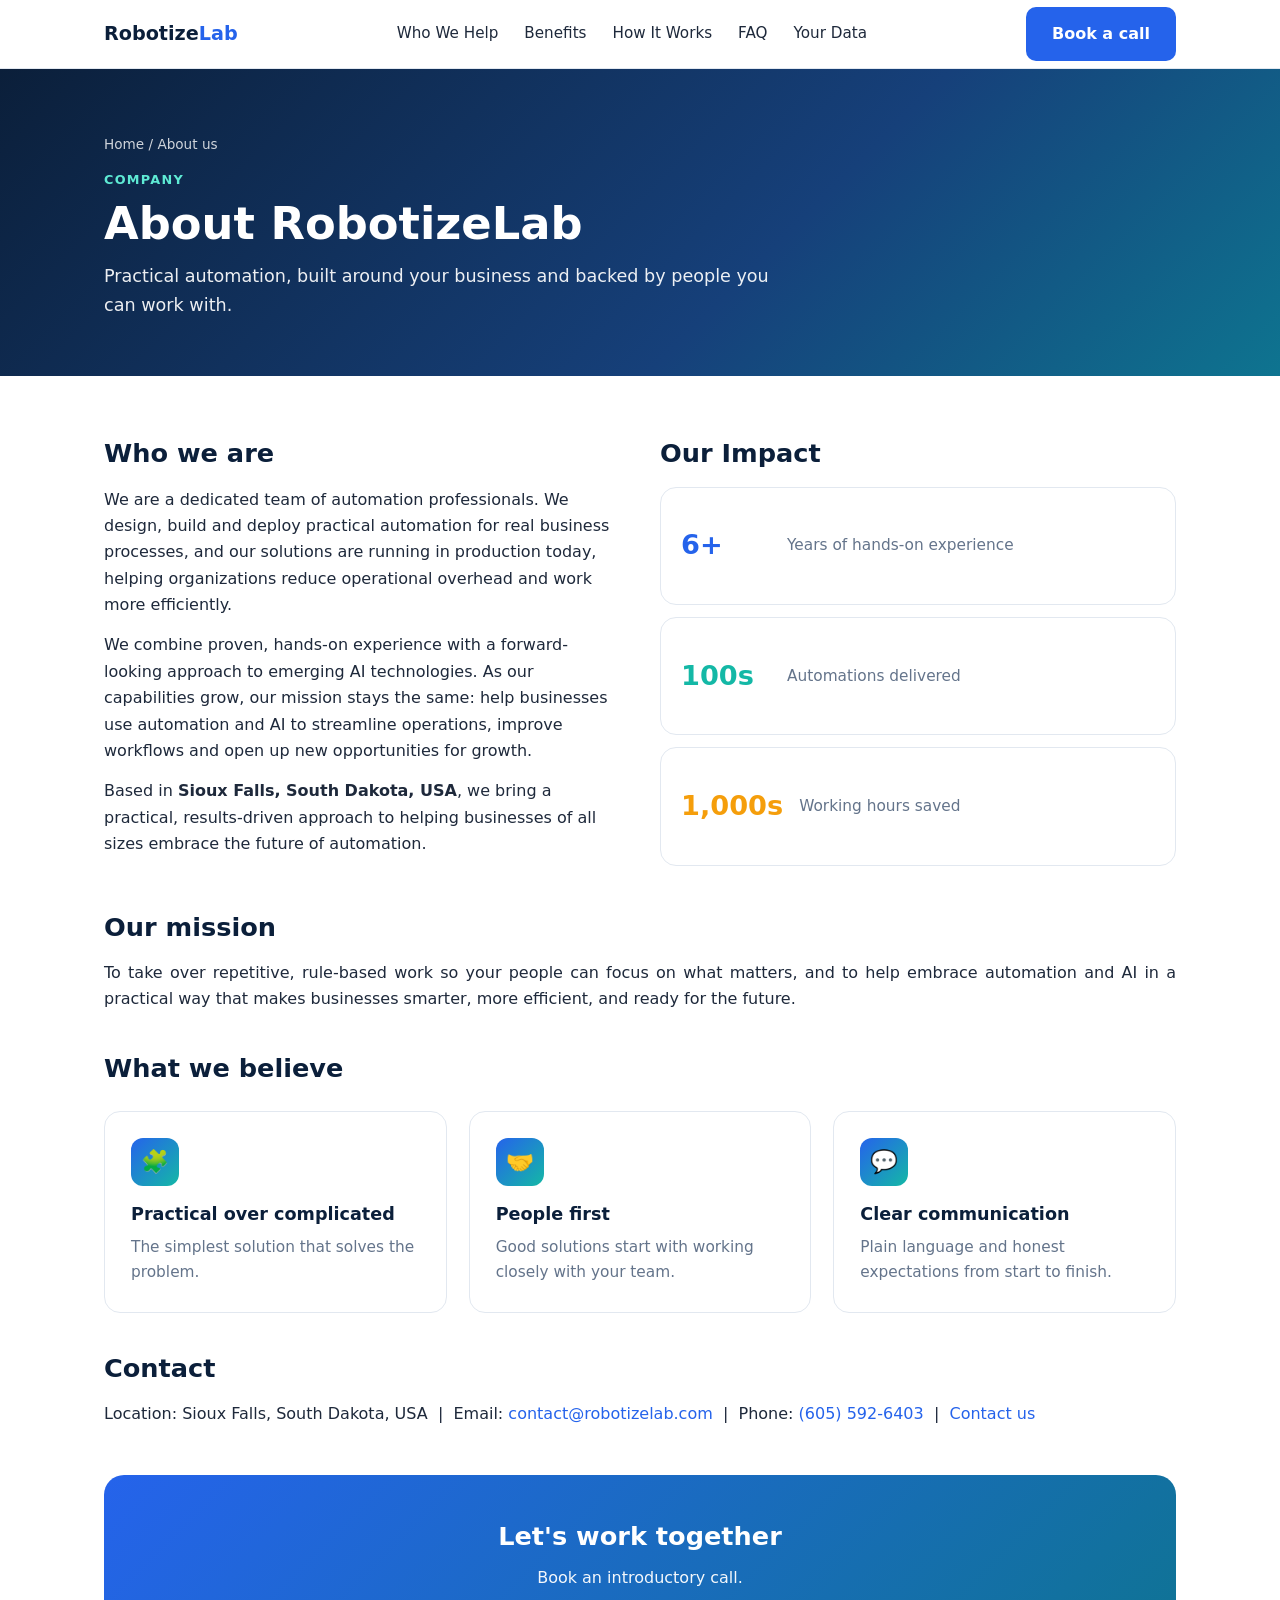
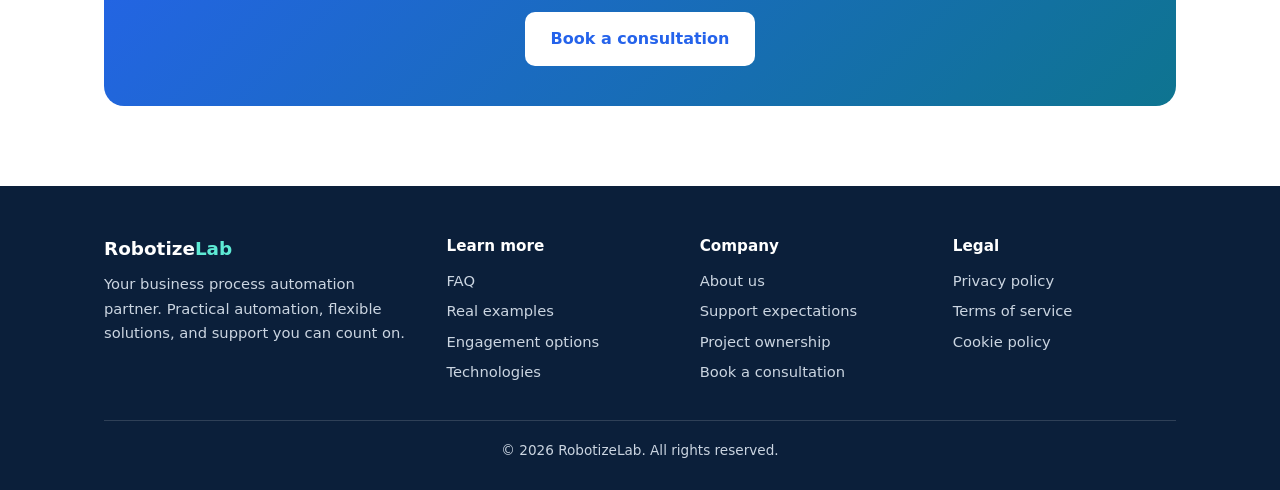
<file: about.html>
<!DOCTYPE html>
<html lang="en">
<head>
<meta charset="utf-8">
<meta name="viewport" content="width=device-width,initial-scale=1">
<title>About us | RobotizeLab</title>
<link rel="stylesheet" href="site.css">
</head>
<body>
<div class="pagehead"><div class="container">
  <div class="crumbs"><a href="index.html">Home</a> / About us</div>
  <div class="eyebrow">Company</div>
  <h1>About RobotizeLab</h1>
  <p>Practical automation, built around your business and backed by people you can work with.</p>
</div></div>
<main><div class="container">
  <div style="display:grid;grid-template-columns:repeat(auto-fit,minmax(300px,1fr));gap:40px;align-items:stretch">
  <div>
  <h2>Who we are</h2>
  <div>
    <p>We are a dedicated team of automation professionals. We design, build and deploy practical automation for real business processes, and our solutions are running in production today, helping organizations reduce operational overhead and work more efficiently.</p>
    <p>We combine proven, hands-on experience with a forward-looking approach to emerging AI technologies. As our capabilities grow, our mission stays the same: help businesses use automation and AI to streamline operations, improve workflows and open up new opportunities for growth.</p>
    <p>Based in <b>Sioux Falls, South Dakota, USA</b>, we bring a practical, results-driven approach to helping businesses of all sizes embrace the future of automation.</p>
  </div>
  </div>
  <div>
  <h2>Our Impact</h2>
  <div style="display:flex;flex-direction:column;gap:12px;height:calc(100% - 60px)">
    <div class="card" style="display:flex;align-items:center;gap:16px;padding:14px 20px;margin:0;flex:1"><div style="min-width:90px;font-size:1.7rem;font-weight:800;color:#2563eb">6+</div><p>Years of hands-on experience</p></div>
    <div class="card" style="display:flex;align-items:center;gap:16px;padding:14px 20px;margin:0;flex:1"><div style="min-width:90px;font-size:1.7rem;font-weight:800;color:#14b8a6">100s</div><p>Automations delivered</p></div>
    <div class="card" style="display:flex;align-items:center;gap:16px;padding:14px 20px;margin:0;flex:1"><div style="min-width:90px;font-size:1.7rem;font-weight:800;color:#f59e0b">1,000s</div><p>Working hours saved</p></div>
  </div>
      </div>
      </div>
  <h2>Our mission</h2>
  <p style="text-align:justify">To take over repetitive, rule-based work so your people can focus on what matters, and to help embrace automation and AI in a practical way that makes businesses smarter, more efficient, and ready for the future.</p>
  <h2>What we believe</h2>
  <div class="grid">
    <div class="card"><div class="icon">&#129513;</div><h3>Practical over complicated</h3><p>The simplest solution that solves the problem.</p></div>
    <div class="card"><div class="icon">&#129309;</div><h3>People first</h3><p>Good solutions start with working closely with your team.</p></div>
    <div class="card"><div class="icon">&#128172;</div><h3>Clear communication</h3><p>Plain language and honest expectations from start to finish.</p></div>
  </div>
  <h2>Contact</h2>
  <p>Location: Sioux Falls, South Dakota, USA &nbsp;|&nbsp; Email: <a href="mailto:contact@robotizelab.com" style="color:#2563eb;text-decoration:none">contact@robotizelab.com</a> &nbsp;|&nbsp; Phone: <a href="tel:+16055926403" style="color:#2563eb;text-decoration:none">(605) 592-6403</a> &nbsp;|&nbsp; <a href="index.html#contact" style="color:#2563eb;text-decoration:none">Contact us</a></p>
  <div class="cta"><h2>Let's work together</h2><p>Book an introductory call.</p><a href="booking.html" class="btn btn-light">Book a consultation</a></div>
</div></main>
<script src="site.js"></script>
</body>
</html>
</file>
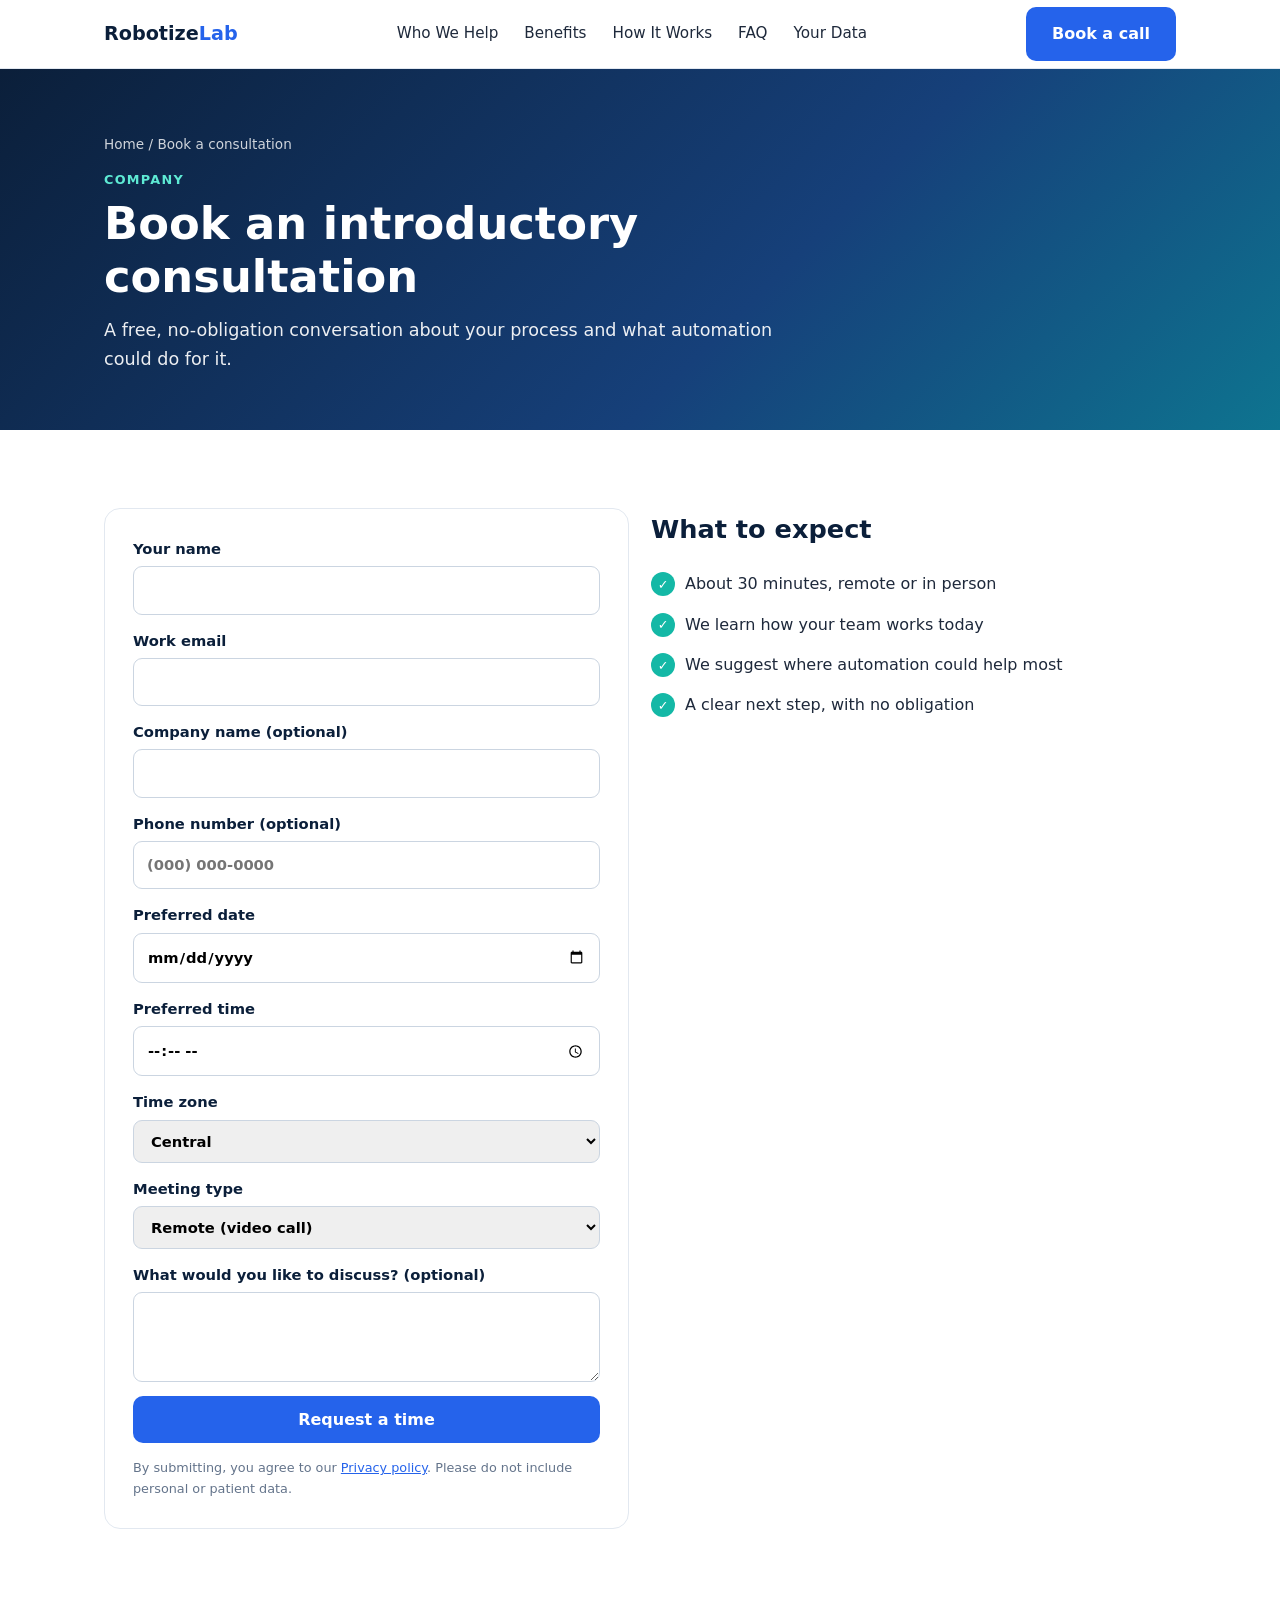
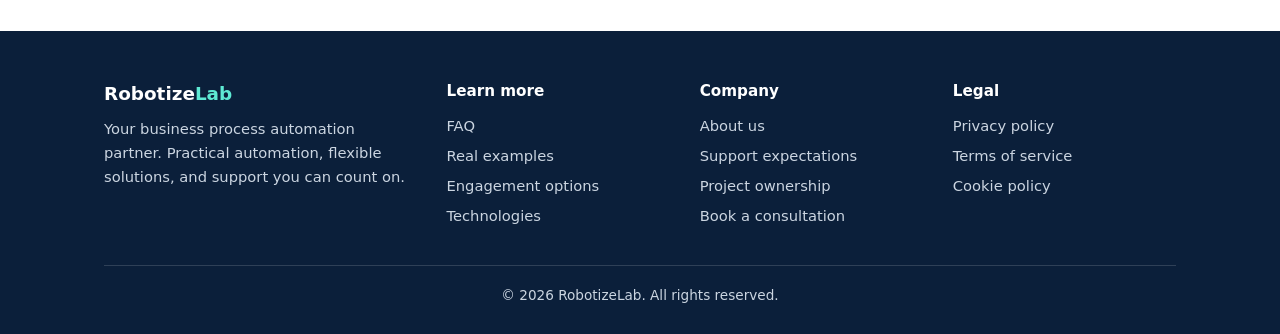
<file: booking.html>
<!DOCTYPE html>
<html lang="en">
<head>
<meta charset="utf-8">
<meta name="viewport" content="width=device-width,initial-scale=1">
<title>Book a consultation | RobotizeLab</title>
<link rel="stylesheet" href="site.css">
</head>
<body>
<div class="pagehead"><div class="container">
  <div class="crumbs"><a href="index.html">Home</a> / Book a consultation</div>
  <div class="eyebrow">Company</div>
  <h1>Book an introductory consultation</h1>
  <p>A free, no-obligation conversation about your process and what automation could do for it.</p>
</div></div>
<main><div class="container">
  <div class="grid" style="grid-template-columns:repeat(auto-fit,minmax(300px,1fr));align-items:start">
    <form class="book" id="book">
      <label>Your name<input required maxlength="100" autocomplete="name"></label>
      <label>Work email<input type="email" required maxlength="150" autocomplete="email"></label>
      <label>Company name (optional)<input maxlength="150" autocomplete="organization"></label>
      <label>Phone number (optional)<input id="bphone" type="tel" inputmode="numeric" maxlength="14" autocomplete="tel-national" pattern="\(\d{3}\) \d{3}-\d{4}" title="Format: (000) 000-0000" placeholder="(000) 000-0000"></label>
      <label>Preferred date<input type="date" id="bdate" required></label>
      <label>Preferred time<input type="time" id="btime" required step="900"></label>
      <label>Time zone<select><option>Central</option><option>Eastern</option><option>Mountain</option><option>Pacific</option><option>Other</option></select></label>
      <label>Meeting type<select id="bmeet"><option>Remote (video call)</option><option>In person</option><option>No preference</option></select></label>
      <label id="baddrWrap" hidden style="display:none">Meeting address<input id="baddr" maxlength="200" autocomplete="street-address" placeholder="Street, city, state, ZIP"></label>
      <label>What would you like to discuss? (optional)<textarea maxlength="1000"></textarea></label>
      <button class="btn btn-primary" type="submit">Request a time</button>
      <div id="bookMsg" hidden>Thank you! We will confirm a time shortly.</div>
      <p style="font-size:.8rem;color:var(--muted);margin:0">By submitting, you agree to our <a href="privacy.html" style="color:var(--blue);text-decoration:underline">Privacy policy</a>. Please do not include personal or patient data.</p>
    </form>
    <div>
      <h2>What to expect</h2>
      <ul class="checks">
        <li>About 30 minutes, remote or in person</li>
        <li>We learn how your team works today</li>
        <li>We suggest where automation could help most</li>
        <li>A clear next step, with no obligation</li>
      </ul>
    </div>
  </div>
</div></main>
<script src="site.js"></script>
</body>
</html>
</file>
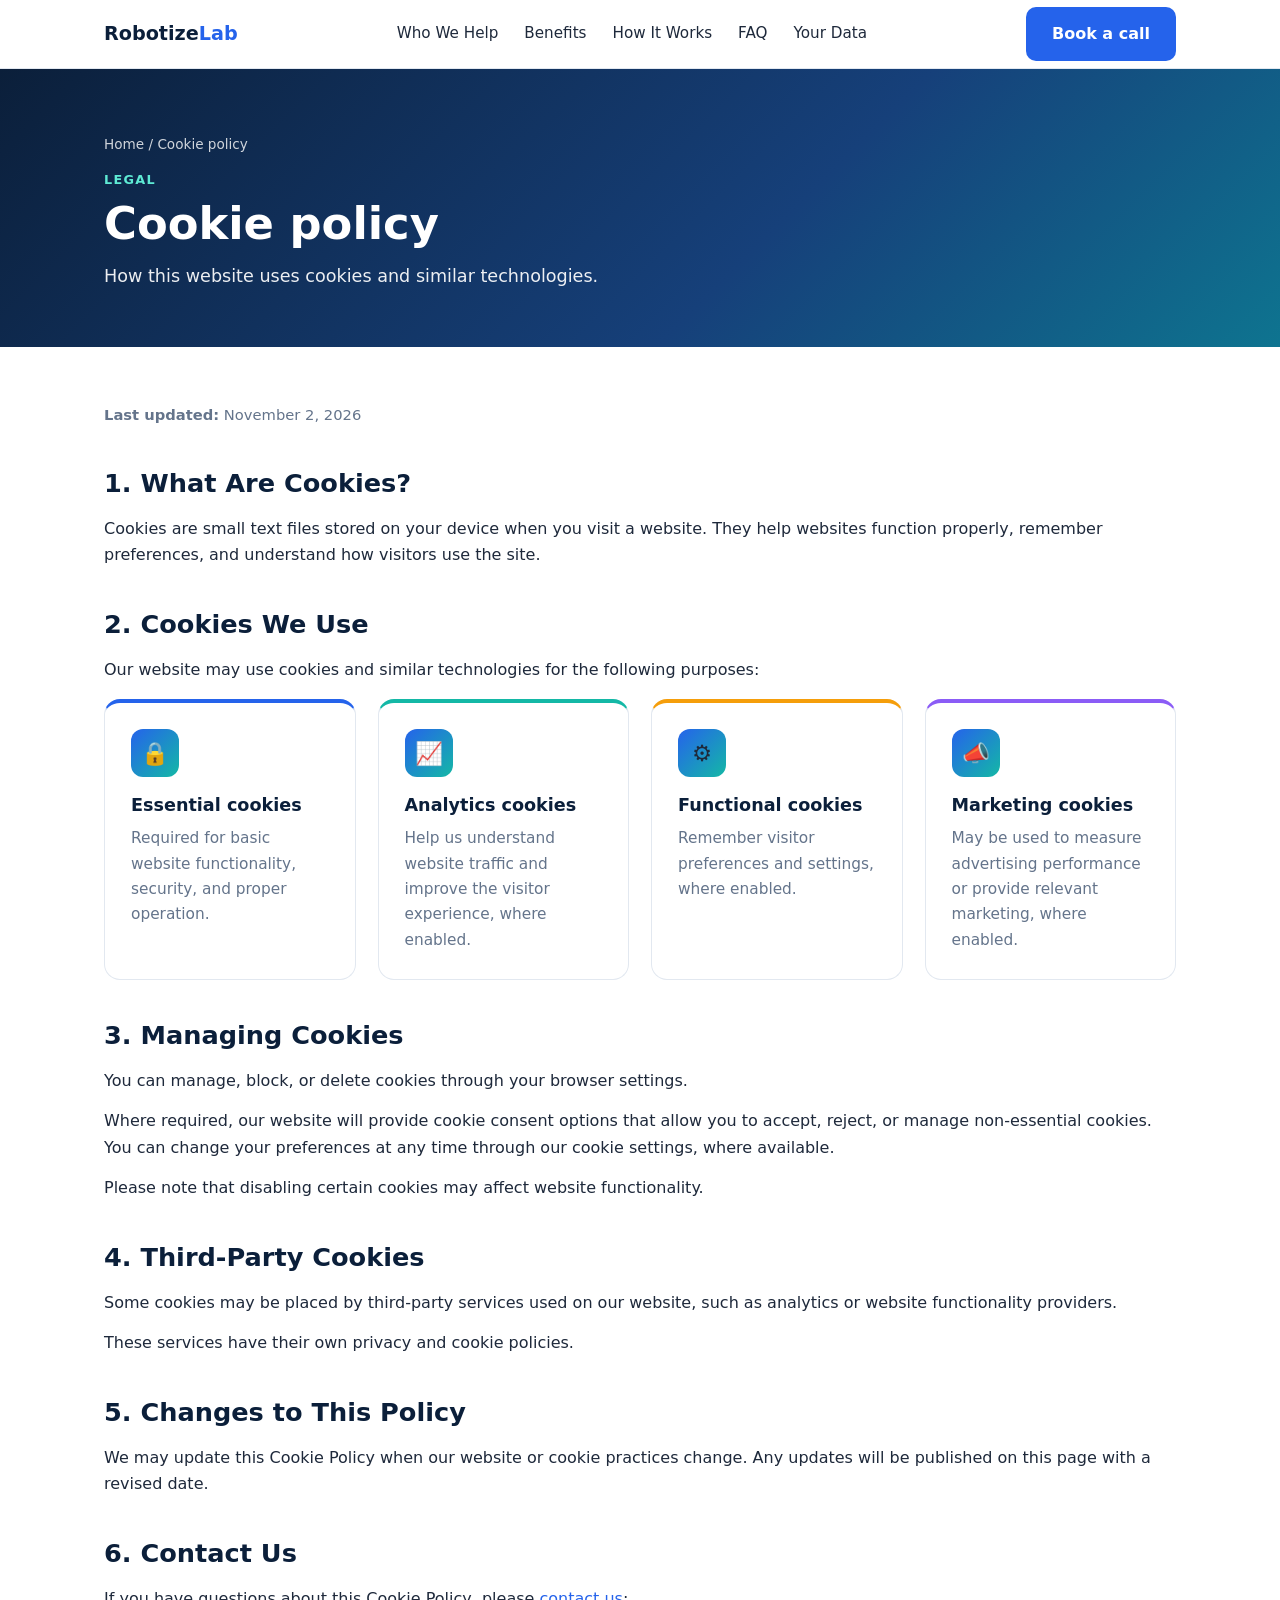
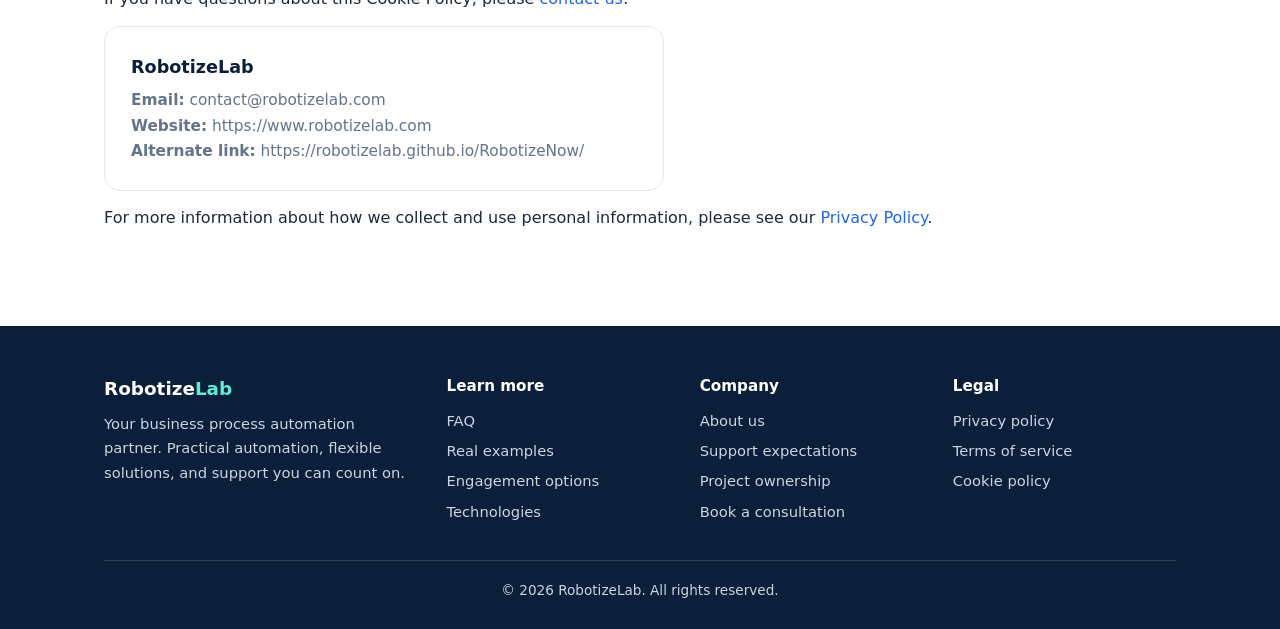
<file: cookies.html>
<!DOCTYPE html>
<html lang="en">
<head>
<meta charset="utf-8">
<meta name="viewport" content="width=device-width,initial-scale=1">
<title>Cookie policy | RobotizeLab</title>
<link rel="stylesheet" href="site.css">
</head>
<body>
<div class="pagehead"><div class="container">
  <div class="crumbs"><a href="index.html">Home</a> / Cookie policy</div>
  <div class="eyebrow">Legal</div>
  <h1>Cookie policy</h1>
  <p>How this website uses cookies and similar technologies.</p>
</div></div>
<main><div class="container">
  <div style="color:var(--muted);font-size:.92rem;margin-bottom:22px"><b>Last updated:</b> November 2, 2026</div>

  <h2>1. What Are Cookies?</h2>
  <p>Cookies are small text files stored on your device when you visit a website. They help websites function properly, remember preferences, and understand how visitors use the site.</p>

  <h2>2. Cookies We Use</h2>
  <p>Our website may use cookies and similar technologies for the following purposes:</p>
  <div class="grid" style="grid-template-columns:repeat(auto-fit,minmax(220px,1fr));margin:16px 0 18px">
    <div class="card" style="border-top:4px solid #2563eb"><div class="icon">🔒</div><h3>Essential cookies</h3><p>Required for basic website functionality, security, and proper operation.</p></div>
    <div class="card" style="border-top:4px solid #14b8a6"><div class="icon">📈</div><h3>Analytics cookies</h3><p>Help us understand website traffic and improve the visitor experience, where enabled.</p></div>
    <div class="card" style="border-top:4px solid #f59e0b"><div class="icon">⚙️</div><h3>Functional cookies</h3><p>Remember visitor preferences and settings, where enabled.</p></div>
    <div class="card" style="border-top:4px solid #8b5cf6"><div class="icon">📣</div><h3>Marketing cookies</h3><p>May be used to measure advertising performance or provide relevant marketing, where enabled.</p></div>
  </div>

  <h2>3. Managing Cookies</h2>
  <p>You can manage, block, or delete cookies through your browser settings.</p>
  <p>Where required, our website will provide cookie consent options that allow you to accept, reject, or manage non-essential cookies. You can change your preferences at any time through our cookie settings, where available.</p>
  <p>Please note that disabling certain cookies may affect website functionality.</p>

  <h2>4. Third-Party Cookies</h2>
  <p>Some cookies may be placed by third-party services used on our website, such as analytics or website functionality providers.</p>
  <p>These services have their own privacy and cookie policies.</p>

  <h2>5. Changes to This Policy</h2>
  <p>We may update this Cookie Policy when our website or cookie practices change. Any updates will be published on this page with a revised date.</p>

  <h2>6. Contact Us</h2>
  <p>If you have questions about this Cookie Policy, please <a href="index.html#contact" style="color:#2563eb;text-decoration:none">contact us</a>:</p>
  <div class="card" style="max-width:560px;margin-bottom:14px">
    <h3>RobotizeLab</h3>
    <p><b>Email:</b> <a href="mailto:contact@robotizelab.com">contact@robotizelab.com</a><br><b>Website:</b> <a href="https://www.robotizelab.com">https://www.robotizelab.com</a><br><b>Alternate link:</b> <a href="https://robotizelab.github.io/RobotizeNow/">https://robotizelab.github.io/RobotizeNow/</a></p>
  </div>
  <p>For more information about how we collect and use personal information, please see our <a href="privacy.html" style="color:#2563eb;text-decoration:none">Privacy Policy</a>.</p>
</div></main>
<script src="site.js"></script>
</body>
</html>
</file>
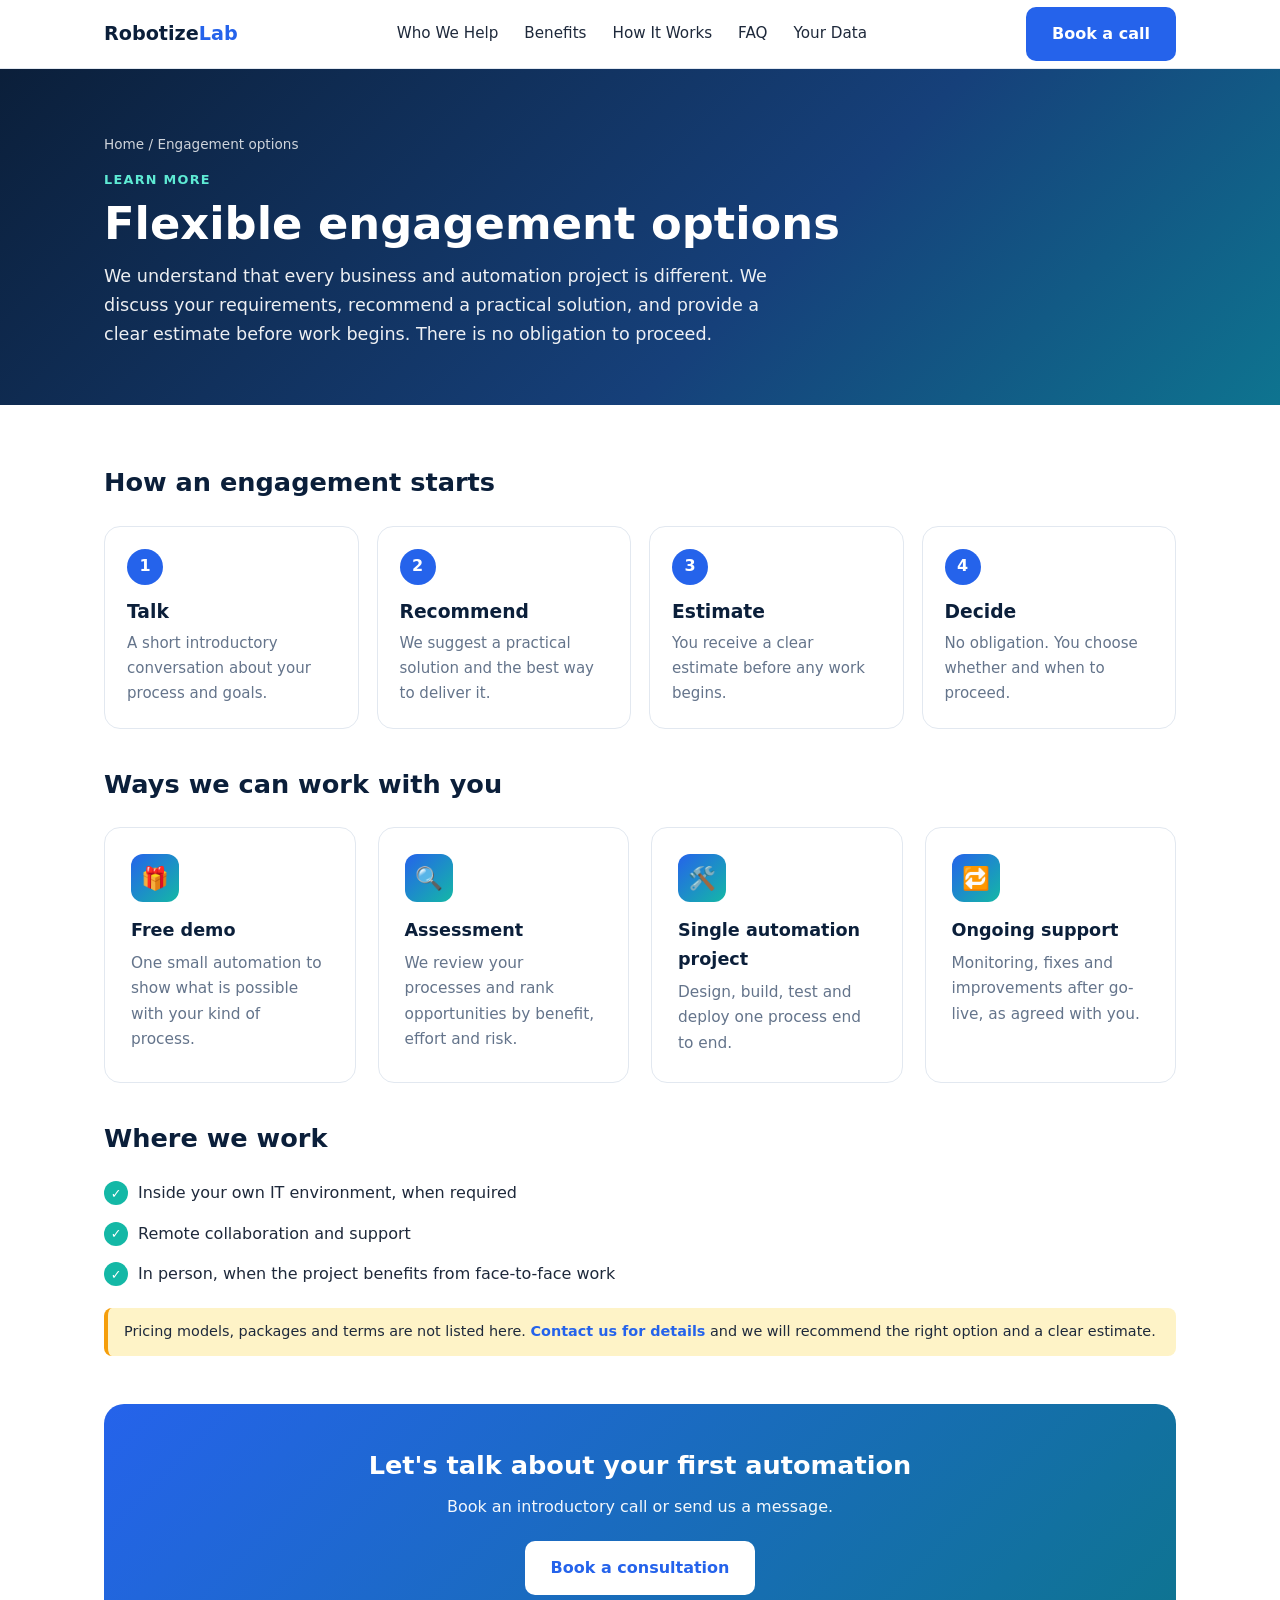
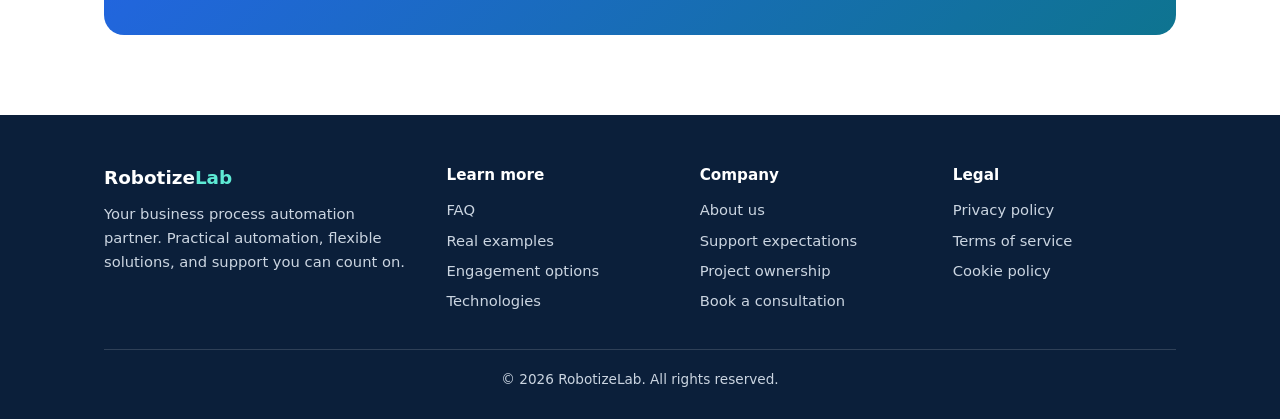
<file: engagement.html>
<!DOCTYPE html>
<html lang="en">
<head>
<meta charset="utf-8">
<meta name="viewport" content="width=device-width,initial-scale=1">
<title>Flexible engagement options | RobotizeLab</title>
<link rel="stylesheet" href="site.css">
</head>
<body>
<div class="pagehead"><div class="container">
  <div class="crumbs"><a href="index.html">Home</a> / Engagement options</div>
  <div class="eyebrow">Learn more</div>
  <h1>Flexible engagement options</h1>
  <p>We understand that every business and automation project is different. We discuss your requirements, recommend a practical solution, and provide a clear estimate before work begins. There is no obligation to proceed.</p>
</div></div>
<main><div class="container">
  <h2>How an engagement starts</h2>
  <div class="steps">
    <div class="step"><h3>Talk</h3><p>A short introductory conversation about your process and goals.</p></div>
    <div class="step"><h3>Recommend</h3><p>We suggest a practical solution and the best way to deliver it.</p></div>
    <div class="step"><h3>Estimate</h3><p>You receive a clear estimate before any work begins.</p></div>
    <div class="step"><h3>Decide</h3><p>No obligation. You choose whether and when to proceed.</p></div>
  </div>
  <h2>Ways we can work with you</h2>
  <div class="grid" style="grid-template-columns:repeat(auto-fit,minmax(200px,1fr))">
    <div class="card"><div class="icon">🎁</div><h3>Free demo</h3><p>One small automation to show what is possible with your kind of process.</p></div>
    <div class="card"><div class="icon">🔍</div><h3>Assessment</h3><p>We review your processes and rank opportunities by benefit, effort and risk.</p></div>
    <div class="card"><div class="icon">🛠️</div><h3>Single automation project</h3><p>Design, build, test and deploy one process end to end.</p></div>
    <div class="card"><div class="icon">🔁</div><h3>Ongoing support</h3><p>Monitoring, fixes and improvements after go-live, as agreed with you.</p></div>
  </div>
  <h2>Where we work</h2>
  <ul class="checks">
    <li>Inside your own IT environment, when required</li>
    <li>Remote collaboration and support</li>
    <li>In person, when the project benefits from face-to-face work</li>
  </ul>
  <p class="note">Pricing models, packages and terms are not listed here. <a href="index.html#contact" style="color:#2563eb;text-decoration:none;font-weight:600">Contact us for details</a> and we will recommend the right option and a clear estimate.</p>
  <div class="cta"><h2>Let's talk about your first automation</h2><p>Book an introductory call or send us a message.</p><a href="booking.html" class="btn btn-light">Book a consultation</a></div>
</div></main>
<script src="site.js"></script>
</body>
</html>
</file>
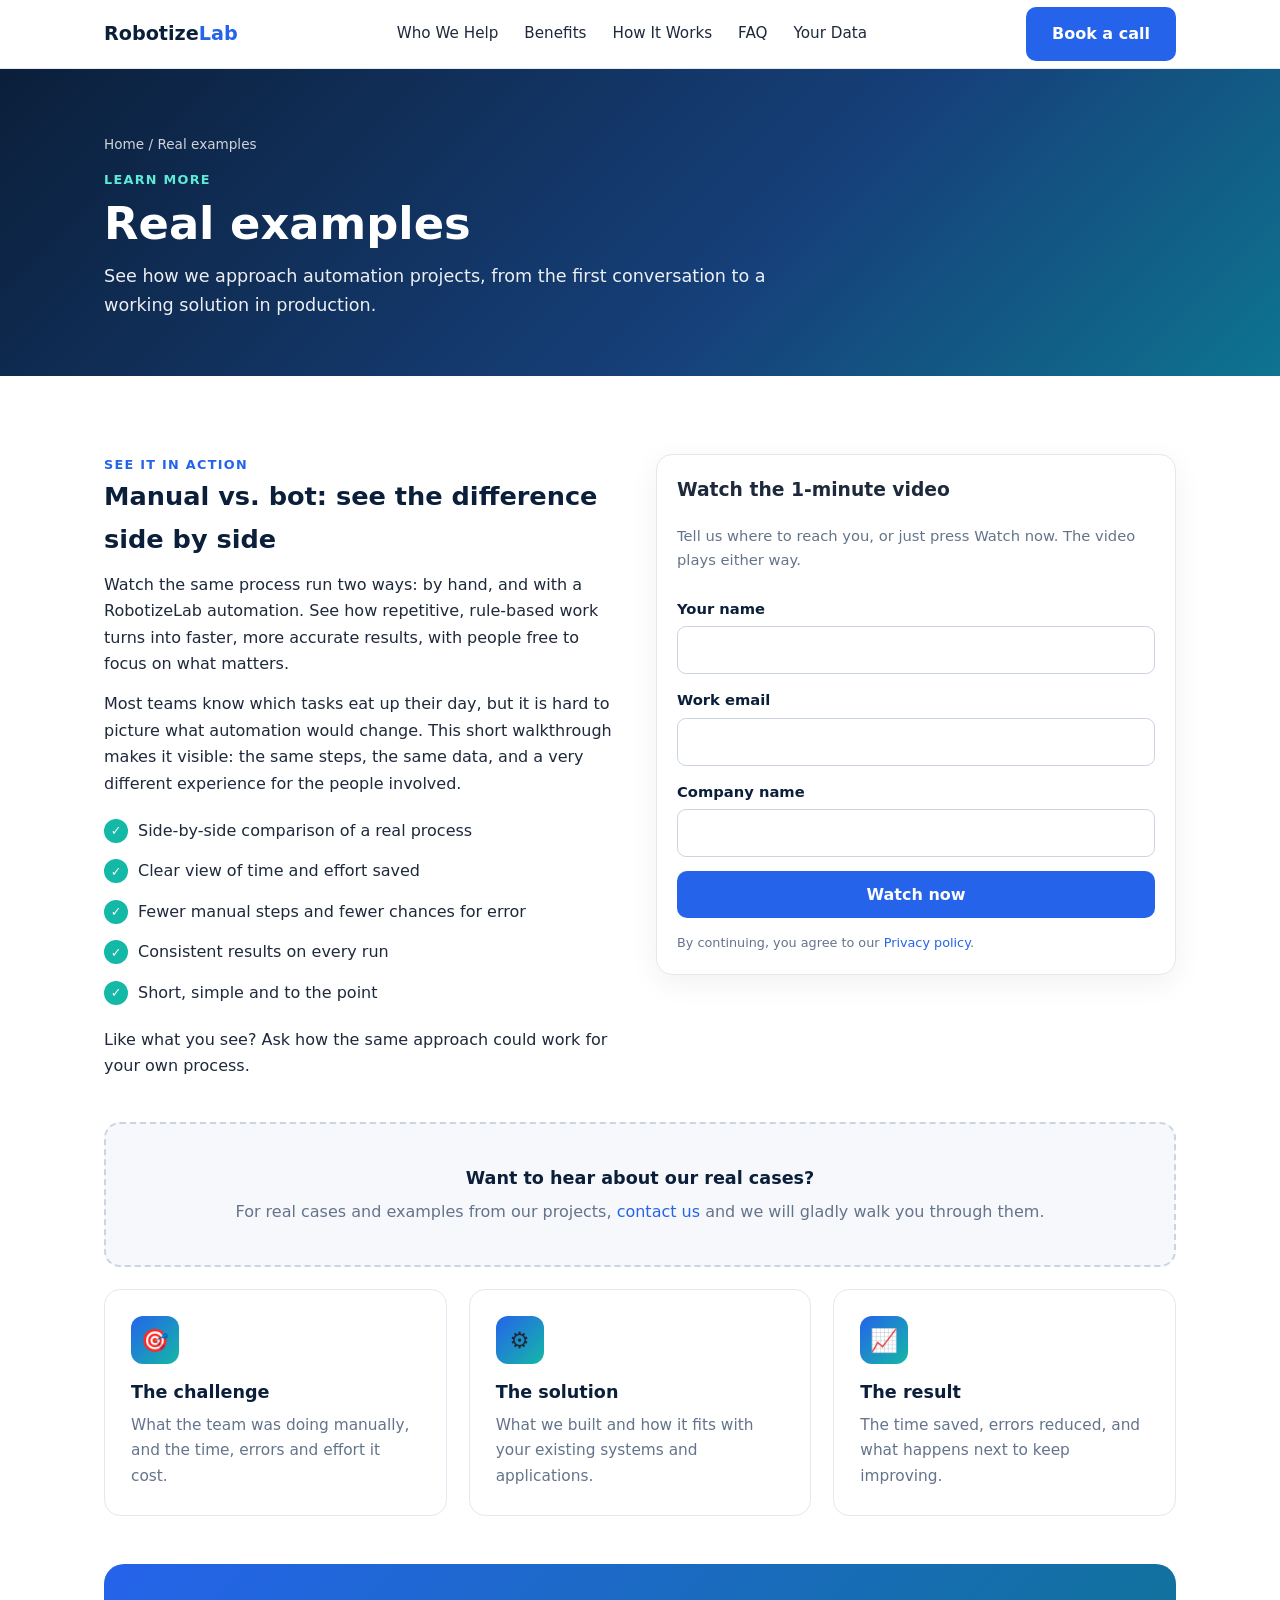
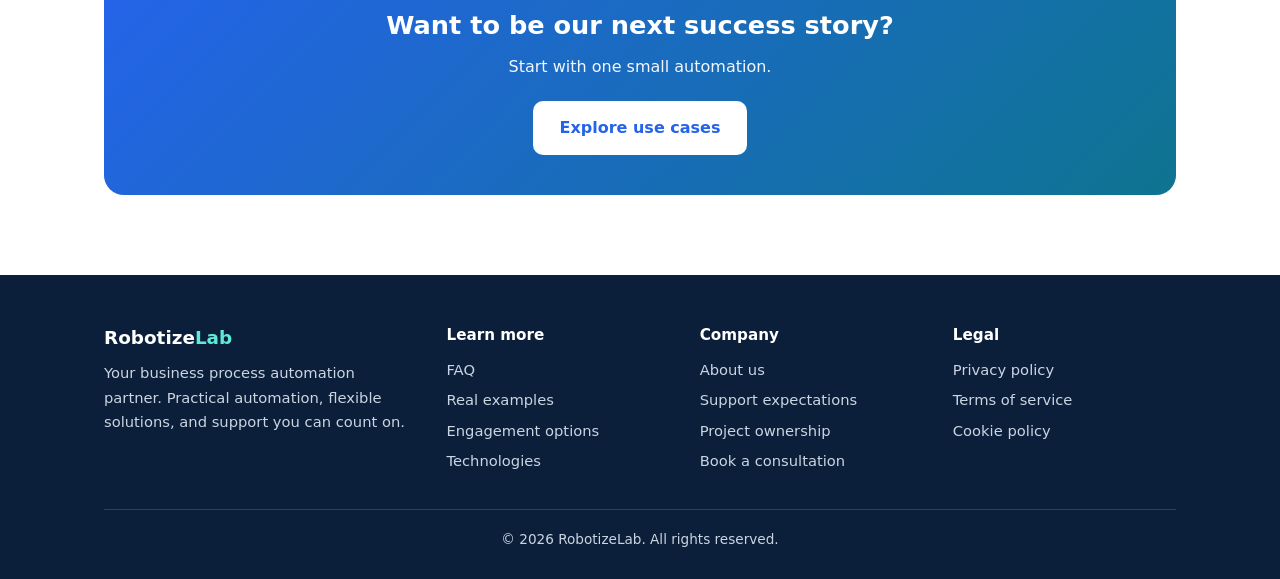
<file: examples.html>
<!DOCTYPE html>
<html lang="en">
<head>
<meta charset="utf-8">
<meta name="viewport" content="width=device-width,initial-scale=1">
<title>Real examples | RobotizeLab</title>
<link rel="stylesheet" href="site.css">
</head>
<body>
<div class="pagehead"><div class="container">
  <div class="crumbs"><a href="index.html">Home</a> / Real examples</div>
  <div class="eyebrow">Learn more</div>
  <h1>Real examples</h1>
  <p>See how we approach automation projects, from the first conversation to a working solution in production.</p>
</div></div>
<main><div class="container">
  <div class="grid" style="grid-template-columns:repeat(auto-fit,minmax(320px,1fr));gap:32px;align-items:start;margin-bottom:28px">
    <div>
      <div class="eyebrow">See it in action</div>
      <h2 style="margin-top:0">Manual vs. bot: see the difference side by side</h2>
      <p>Watch the same process run two ways: by hand, and with a RobotizeLab automation. See how repetitive, rule-based work turns into faster, more accurate results, with people free to focus on what matters.</p>
      <p>Most teams know which tasks eat up their day, but it is hard to picture what automation would change. This short walkthrough makes it visible: the same steps, the same data, and a very different experience for the people involved.</p>
      <ul class="checks"><li>Side-by-side comparison of a real process</li><li>Clear view of time and effort saved</li><li>Fewer manual steps and fewer chances for error</li><li>Consistent results on every run</li><li>Short, simple and to the point</li></ul>
      <p>Like what you see? Ask how the same approach could work for your own process.</p>
    </div>
    <div id="vidBox" style="background:#fff;border:1px solid #e2e8f0;border-radius:16px;padding:20px;box-shadow:0 8px 30px rgba(15,23,42,.06)">
      <form id="vidForm" class="book" style="box-shadow:none;border:0;padding:0">
        <h3 style="margin:0 0 4px">Watch the 1-minute video</h3>
        <p style="margin:0 0 10px;color:var(--muted);font-size:.92rem">Tell us where to reach you, or just press Watch now. The video plays either way.</p>
        <label>Your name<input id="vname" maxlength="100" autocomplete="name"></label>
        <label>Work email<input id="vemail" type="email" maxlength="150" autocomplete="email"></label>
        <label>Company name<input id="vco" maxlength="150" autocomplete="organization"></label>
        <button class="btn btn-primary" type="submit">Watch now</button>
        <div id="vidMsg" style="display:none;font-size:.9rem"></div>
        <p style="font-size:.8rem;color:var(--muted);margin:0">By continuing, you agree to our <a href="privacy.html" style="color:#2563eb">Privacy policy</a>.</p>
      </form>
      <video id="vid" controls playsinline preload="none" controlslist="nodownload" style="display:none;width:100%;border-radius:12px;background:#0f172a;margin-top:16px"><source src="ProcessComparison_Manual_vs_Bot_v2_web.mp4" type="video/mp4">Your browser does not support video playback.</video>
    </div>
  </div>
<script>
(function(){
  const K='3cc1ac59-52f9-44f9-8bf7-1ba4dcd5cbaa',f=document.getElementById('vidForm'),msg=document.getElementById('vidMsg');
  f.addEventListener('submit',function(e){
    e.preventDefault();
    const n=f.vname.value.trim(),m=f.vemail.value.trim(),c=f.vco.value.trim(),v=document.getElementById('vid');
    v.style.display='block';v.preload='auto';v.scrollIntoView({behavior:'smooth',block:'nearest'});v.play().catch(()=>{});
    if(!n&&!m&&!c)return;
    fetch('https://api.web3forms.com/submit',{method:'POST',headers:{'Content-Type':'application/json',Accept:'application/json'},body:JSON.stringify({access_key:K,subject:'RobotizeLab: Video viewer',from_name:'RobotizeLab website',name:n,email:m,company:c,video:'Manual vs Bot (1 minute)'})}).catch(()=>{});
    f.reset();  });
})();
</script>  <div class="empty"><b>Want to hear about our real cases?</b>For real cases and examples from our projects, <a href="index.html#contact" style="color:#2563eb;text-decoration:none">contact us</a> and we will gladly walk you through them.</div>
  <div class="grid">
    <div class="card"><div class="icon">🎯</div><h3>The challenge</h3><p>What the team was doing manually, and the time, errors and effort it cost.</p></div>
    <div class="card"><div class="icon">⚙️</div><h3>The solution</h3><p>What we built and how it fits with your existing systems and applications.</p></div>
    <div class="card"><div class="icon">📈</div><h3>The result</h3><p>The time saved, errors reduced, and what happens next to keep improving.</p></div>
  </div>
  <div class="cta"><h2>Want to be our next success story?</h2><p>Start with one small automation.</p><a href="index.html#usecases" class="btn btn-light">Explore use cases</a></div>
</div></main>
<script src="site.js"></script>
</body>
</html>
</file>
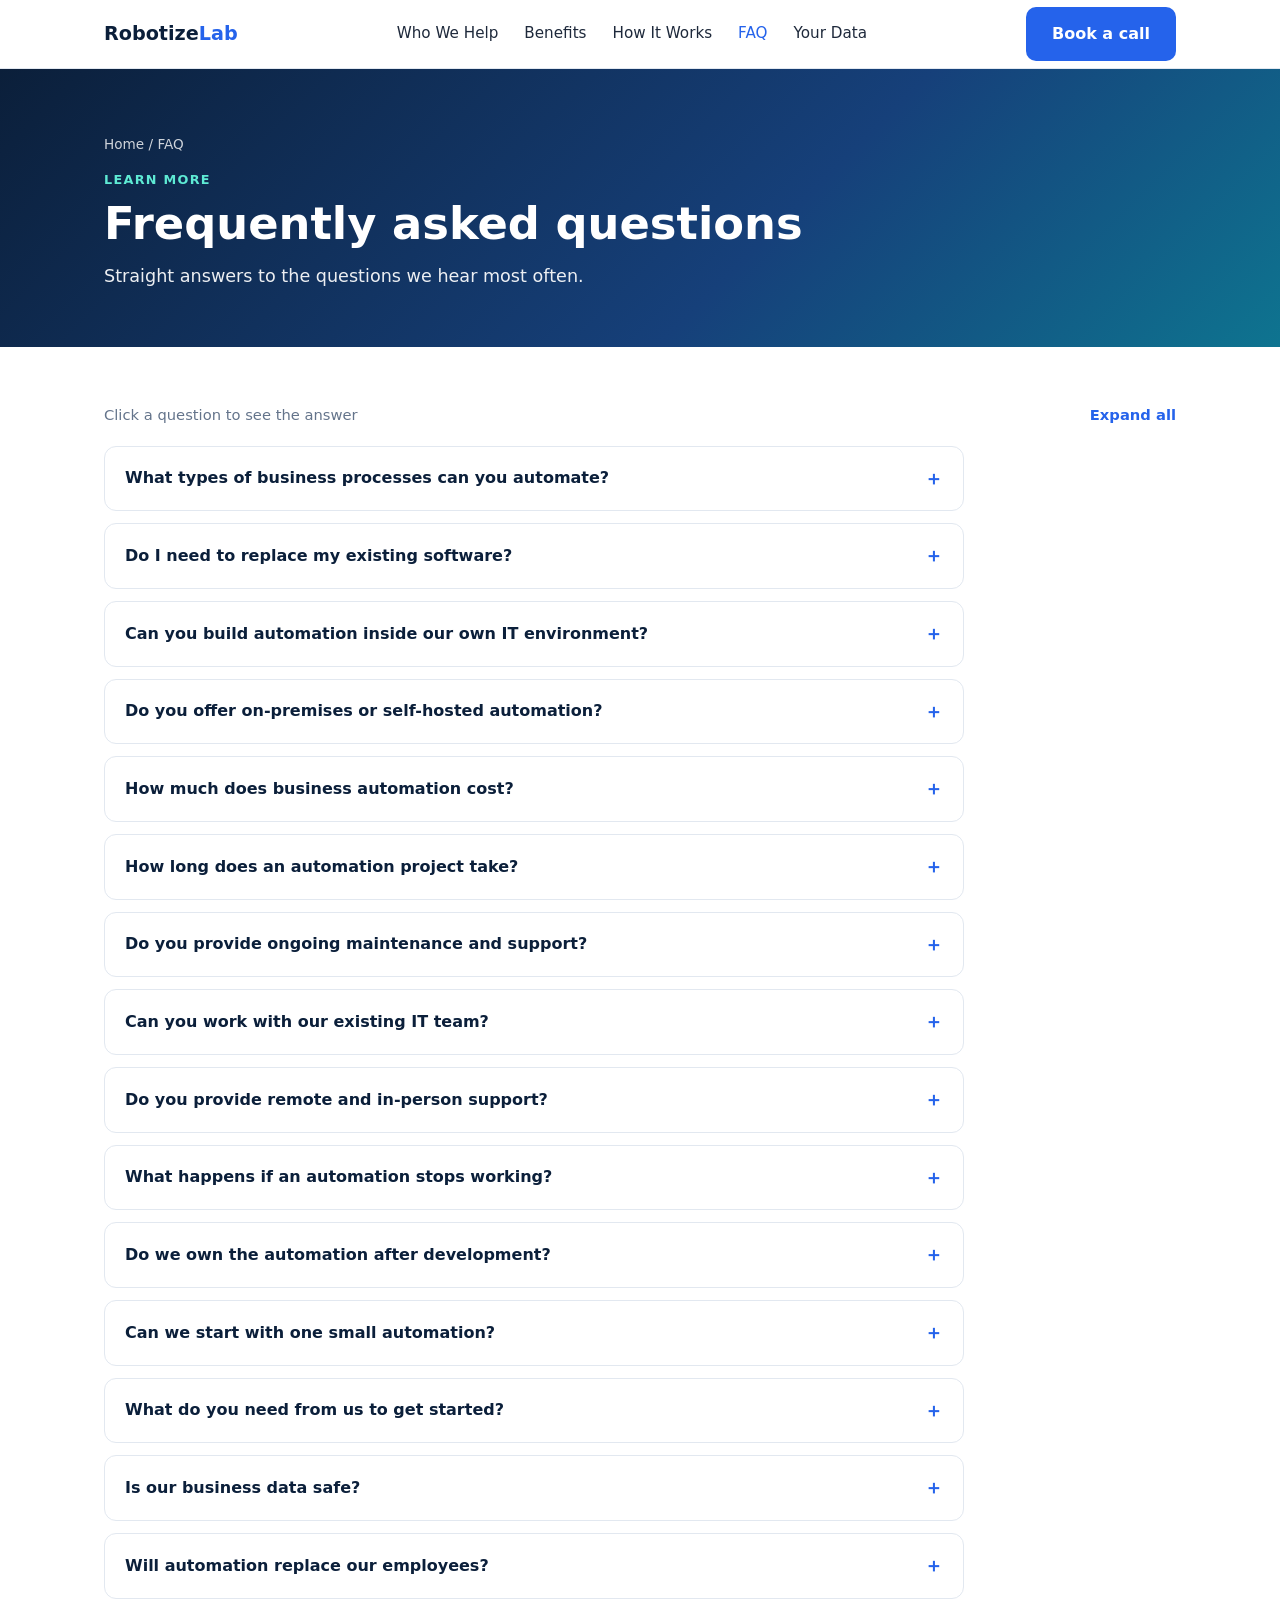
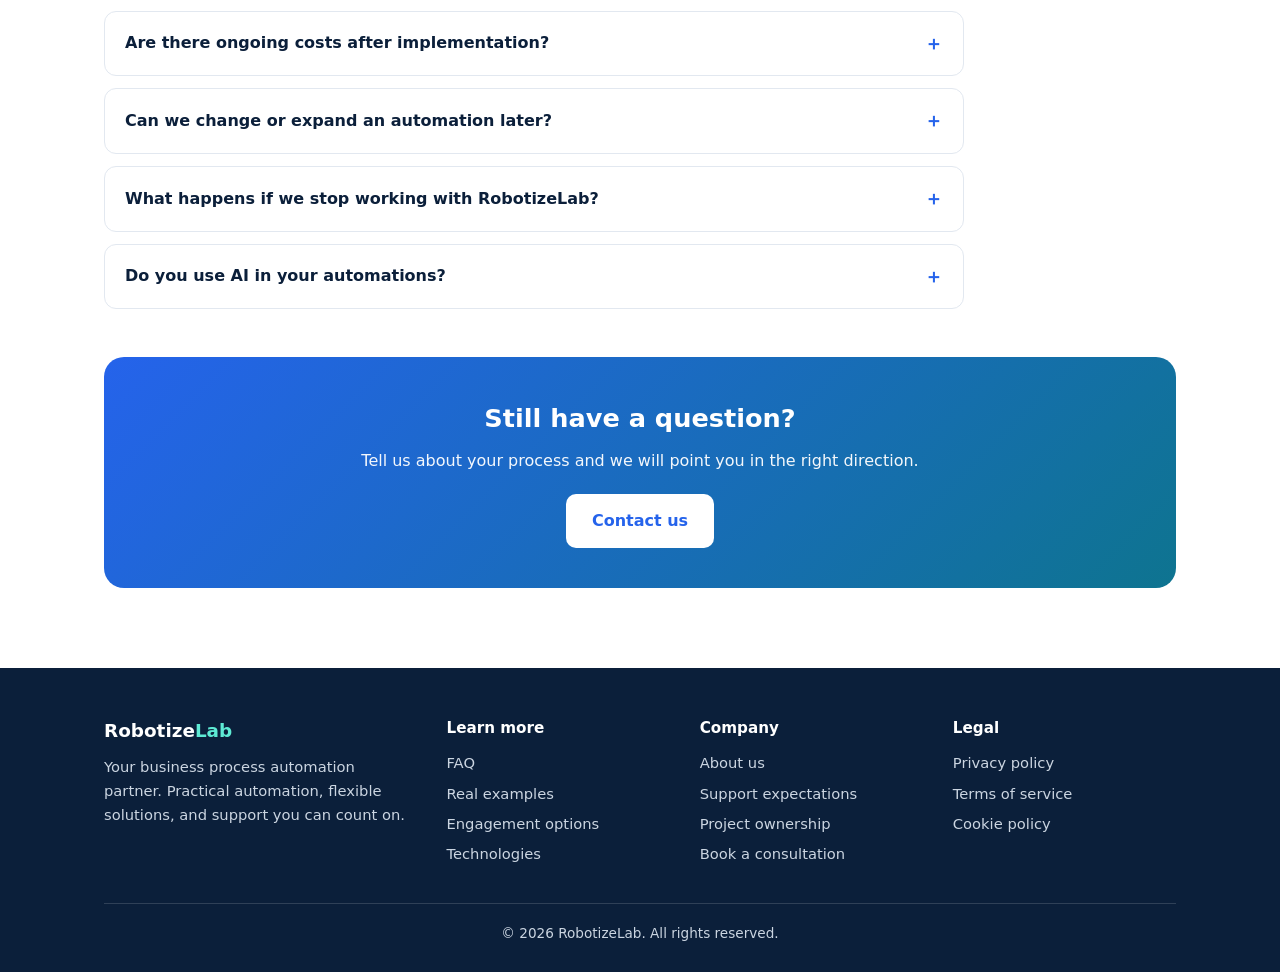
<file: faq.html>
<!DOCTYPE html>
<html lang="en">
<head>
<meta charset="utf-8">
<meta name="viewport" content="width=device-width,initial-scale=1">
<title>FAQ | RobotizeLab</title>
<link rel="stylesheet" href="site.css">
</head>
<body>
<div class="pagehead"><div class="container">
  <div class="crumbs"><a href="index.html">Home</a> / FAQ</div>
  <div class="eyebrow">Learn more</div>
  <h1>Frequently asked questions</h1>
  <p>Straight answers to the questions we hear most often.</p>
</div></div>
<main><div class="container">
  <div class="tools"><span>Click a question to see the answer</span><button type="button" id="toggleFaq" class="link-btn">Expand all</button></div>
  <div class="faq">
    <details><summary>What types of business processes can you automate?</summary><p>Repetitive, routine work that follows clear steps: handling spreadsheets and invoices, reconciliations, reporting, data entry and system updates, data quality checks, email and request handling, and checking websites or applications on a schedule. If you are not sure whether a task qualifies, our <a href="index.html#assess" style="color:#2563eb;text-decoration:none">free assessment</a> will tell you.</p></details>
    <details><summary>Do I need to replace my existing software?</summary><p>No. We design automations around your existing workflows and systems, and aim to work with the tools you already use where feasible.</p></details>
    <details><summary>Can you build automation inside our own IT environment?</summary><p>Yes, when required. We can build and run automations within your own IT environment, which gives you greater control over your systems, infrastructure and business data.</p></details>
    <details><summary>Do you offer on-premises or self-hosted automation?</summary><p>Yes. Depending on your requirements, automations can run on your own servers or infrastructure. We also offer flexible deployment options, and we agree on the right setup with you before the build starts.</p></details>
    <details><summary>How much does business automation cost?</summary><p>It depends on the size and complexity of the process, the systems involved and the support you need. After we understand your requirements, we recommend a practical solution and give you a clear estimate before any work begins. There is no obligation to proceed.</p></details>
    <details><summary>How long does an automation project take?</summary><p>A standard, well-defined process often reaches first production value in about 2–6 weeks. This assumes timely security and access approvals, sample data for build and testing, stable applications and an available process owner. Complex integrations, unstructured data or extra security reviews can take longer.</p></details>
    <details><summary>Do you provide ongoing maintenance and support?</summary><p>Yes. We provide support after go-live, including monitoring, fixes and improvements. The details are described on our <a href="support.html" style="color:var(--blue);text-decoration:underline">support expectations</a> page.</p></details>
    <details><summary>Can you work with our existing IT team?</summary><p>Absolutely. We work alongside your IT and security teams for access, environments, approvals and handover, so the automation fits your standards.</p></details>
    <details><summary>Do you provide remote and in-person support?</summary><p>Both. We can work remotely for convenience, and we are available to meet your team in person when it helps, for example to understand your current process or to troubleshoot.</p></details>
    <details><summary>What happens if an automation stops working?</summary><p>We design error handling and recovery for each workflow. Depending on the system, this can include alerts, retries, backups, or manual intervention before processing continues. Activity logs help your team see what happened and why.</p></details>
    <details><summary>Do we own the automation after development?</summary><p>Ownership of deliverables, source code and any licenses is set out in your agreement. We clarify this with you up front, so there are no surprises. See <a href="ownership.html" style="color:var(--blue);text-decoration:underline">project ownership</a>.</p></details>
    <details><summary>Can we start with one small automation?</summary><p>Yes, and we recommend it. Starting with one well-chosen process proves the value quickly with low risk. We also offer one small <a href="index.html#demo" style="color:#2563eb;text-decoration:none">free demo automation</a>.</p></details>
    <details><summary>What do you need from us to get started?</summary><p>Usually, we need to understand your current process, the systems involved, the expected outcome, and any relevant business rules. We may also need sample data, a process owner, and appropriate system access. We will guide you through what's needed before development begins.</p></details>
    <details><summary>Is our business data safe?</summary><p>Data protection is considered throughout every project. We agree on data access, processing environments, storage, and security arrangements before development. We use only the information required for the agreed task and apply appropriate access controls and safeguards. You can find more details in our <a href="index.html#data" style="color:#2563eb;text-decoration:none">Your Data</a> section.</p></details>
    <details><summary>Will automation replace our employees?</summary><p>No. Our goal is to reduce repetitive work, not replace the people who understand your business. Automation handles routine tasks so your team can spend more time on customers, problem-solving, analysis, and important decisions. Human review can remain part of the process wherever needed.</p></details>
    <details><summary>Are there ongoing costs after implementation?</summary><p>Some automations may require third-party software licenses, hosting, API usage, or subscriptions. These costs depend on the solution and are discussed with you before implementation. Any ongoing maintenance or support fees are also agreed upon in advance.</p></details>
    <details><summary>Can we change or expand an automation later?</summary><p>Absolutely. Business processes change, and automations can often be updated or expanded as your needs evolve. We can help modify existing workflows, add new functionality, or connect additional systems. Any changes and associated costs will be discussed before work begins.</p></details>
    <details><summary>What happens if we stop working with RobotizeLab?</summary><p>You retain ownership of your business data and, subject to the project agreement, your custom-developed deliverables and source code. We can arrange a handover of agreed documentation and access information so your team or another qualified provider can continue maintaining the solution. Any third-party software and licenses remain subject to their respective terms. See <a href="ownership.html" style="color:#2563eb;text-decoration:none">project ownership</a>.</p></details>
    <details><summary>Do you use AI in your automations?</summary><p>We use the approach that best fits your business requirements. Some processes can be automated using straightforward workflows, scripts, and system integrations, while others may benefit from AI for tasks such as document processing, information extraction, or handling unstructured data. We explain the proposed technology and any associated data considerations before implementation.</p></details>
  </div>
  <div class="cta"><h2>Still have a question?</h2><p>Tell us about your process and we will point you in the right direction.</p><a href="index.html#contact" class="btn btn-light">Contact us</a></div>
</div></main>
<script src="site.js"></script>
</body>
</html>
</file>
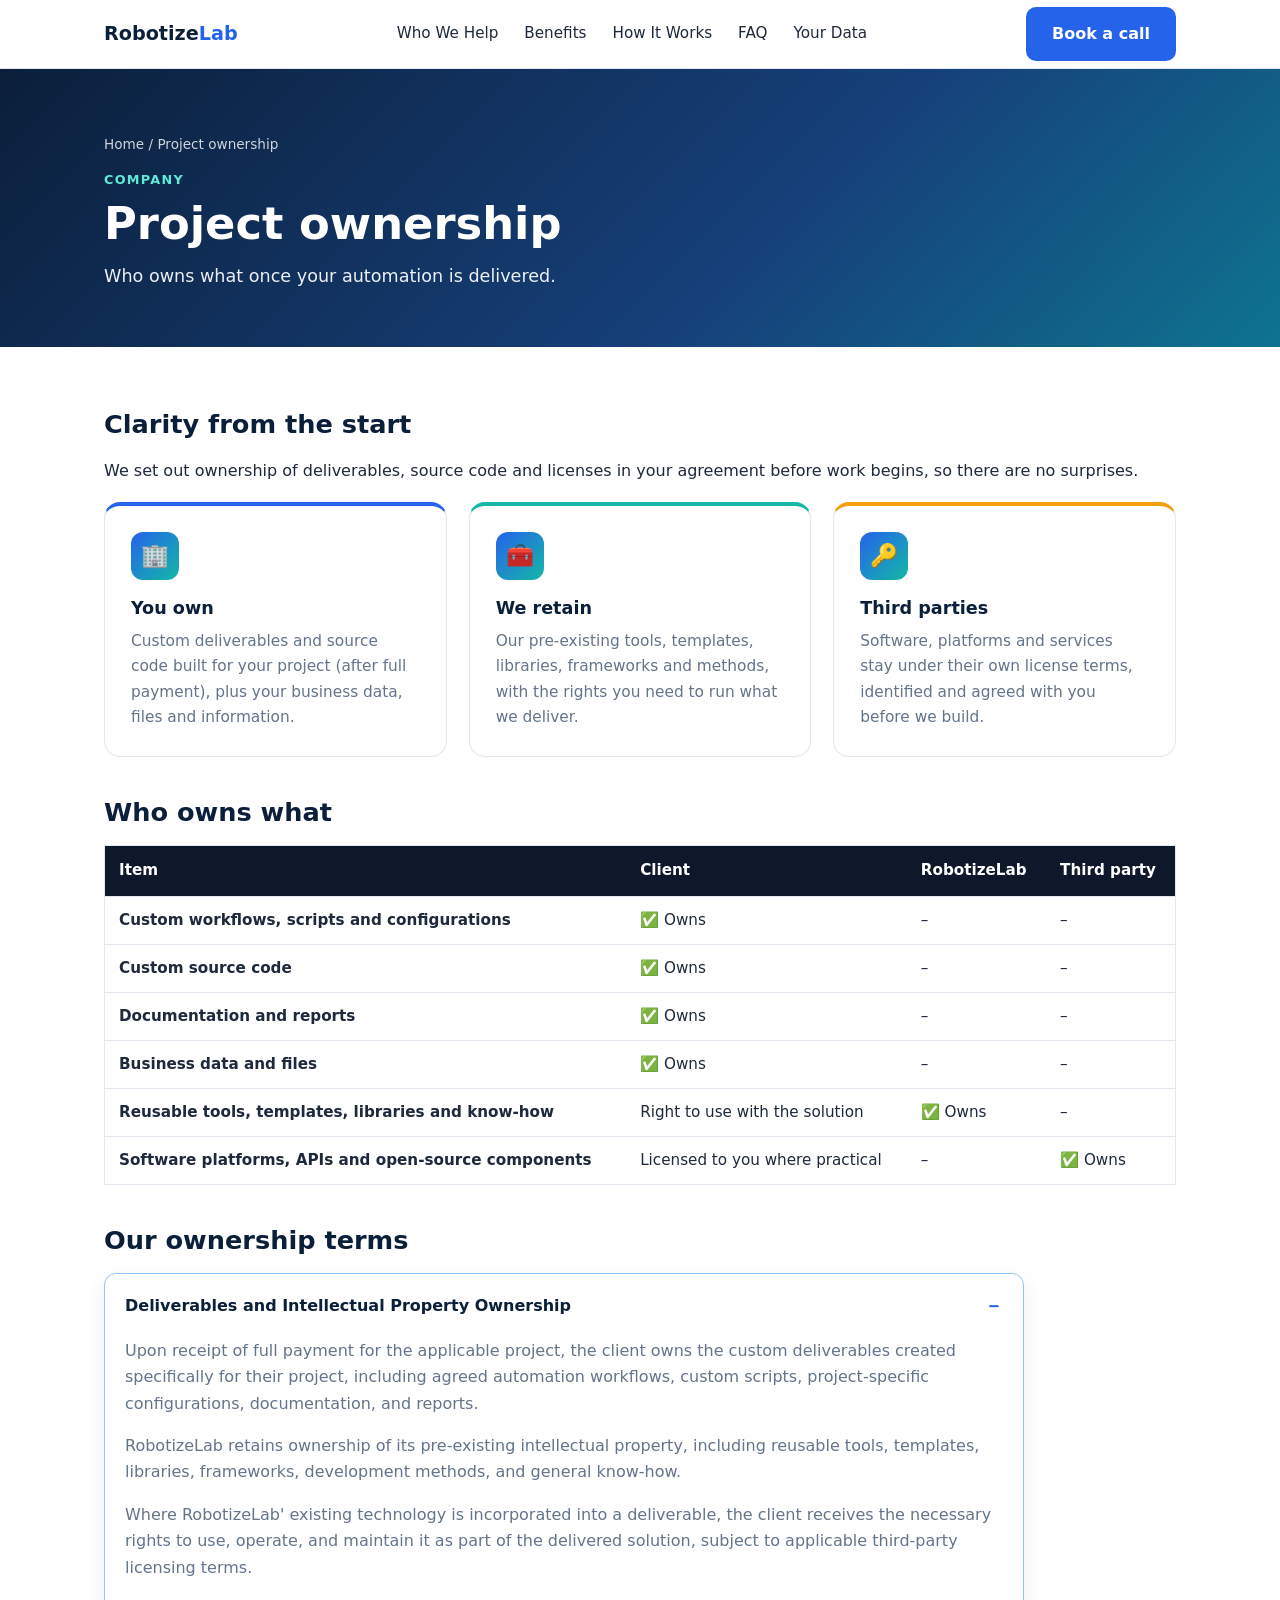
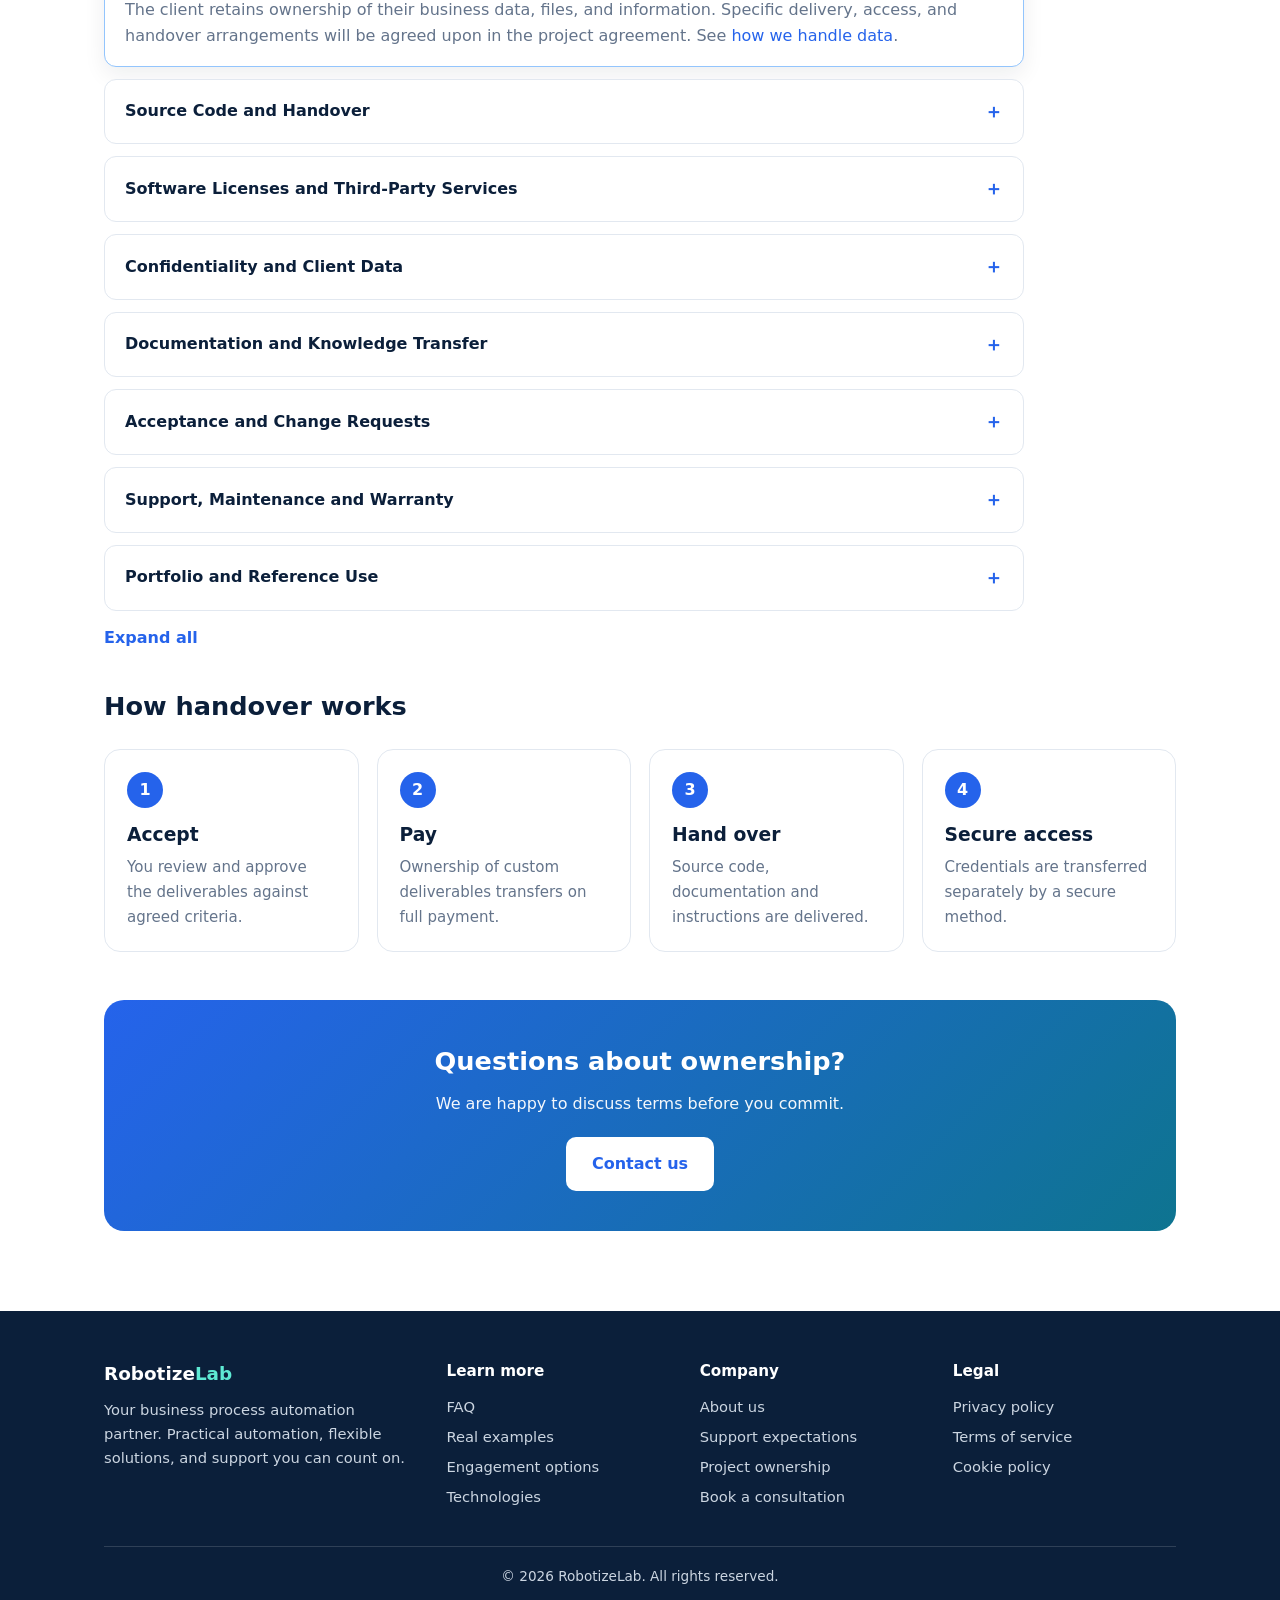
<file: ownership.html>
<!DOCTYPE html>
<html lang="en">
<head>
<meta charset="utf-8">
<meta name="viewport" content="width=device-width,initial-scale=1">
<title>Project ownership | RobotizeLab</title>
<link rel="stylesheet" href="site.css">
</head>
<body>
<div class="pagehead"><div class="container">
  <div class="crumbs"><a href="index.html">Home</a> / Project ownership</div>
  <div class="eyebrow">Company</div>
  <h1>Project ownership</h1>
  <p>Who owns what once your automation is delivered.</p>
</div></div>
<main><div class="container">
  <h2>Clarity from the start</h2>
  <p>We set out ownership of deliverables, source code and licenses in your agreement before work begins, so there are no surprises.</p>
  <div class="grid" style="grid-template-columns:repeat(auto-fit,minmax(240px,1fr));margin:18px 0 26px">
    <div class="card" style="border-top:4px solid #2563eb"><div class="icon">🏢</div><h3>You own</h3><p>Custom deliverables and source code built for your project (after full payment), plus your business data, files and information.</p></div>
    <div class="card" style="border-top:4px solid #14b8a6"><div class="icon">🧰</div><h3>We retain</h3><p>Our pre-existing tools, templates, libraries, frameworks and methods, with the rights you need to run what we deliver.</p></div>
    <div class="card" style="border-top:4px solid #f59e0b"><div class="icon">🔑</div><h3>Third parties</h3><p>Software, platforms and services stay under their own license terms, identified and agreed with you before we build.</p></div>
  </div>
  <h2>Who owns what</h2>
  <div style="overflow-x:auto;margin-bottom:26px"><table style="width:100%;border-collapse:collapse;background:#fff;border:1px solid #e2e8f0;border-radius:12px;font-size:.95rem">
    <thead><tr style="background:#0f172a;color:#fff;text-align:left"><th style="padding:12px 14px">Item</th><th style="padding:12px 14px">Client</th><th style="padding:12px 14px">RobotizeLab</th><th style="padding:12px 14px">Third party</th></tr></thead>
    <tbody>
      <tr style="border-top:1px solid #e2e8f0"><td style="padding:11px 14px"><b>Custom workflows, scripts and configurations</b></td><td style="padding:11px 14px">✅ Owns</td><td style="padding:11px 14px">–</td><td style="padding:11px 14px">–</td></tr>
      <tr style="border-top:1px solid #e2e8f0"><td style="padding:11px 14px"><b>Custom source code</b></td><td style="padding:11px 14px">✅ Owns</td><td style="padding:11px 14px">–</td><td style="padding:11px 14px">–</td></tr>
      <tr style="border-top:1px solid #e2e8f0"><td style="padding:11px 14px"><b>Documentation and reports</b></td><td style="padding:11px 14px">✅ Owns</td><td style="padding:11px 14px">–</td><td style="padding:11px 14px">–</td></tr>
      <tr style="border-top:1px solid #e2e8f0"><td style="padding:11px 14px"><b>Business data and files</b></td><td style="padding:11px 14px">✅ Owns</td><td style="padding:11px 14px">–</td><td style="padding:11px 14px">–</td></tr>
      <tr style="border-top:1px solid #e2e8f0"><td style="padding:11px 14px"><b>Reusable tools, templates, libraries and know-how</b></td><td style="padding:11px 14px">Right to use with the solution</td><td style="padding:11px 14px">✅ Owns</td><td style="padding:11px 14px">–</td></tr>
      <tr style="border-top:1px solid #e2e8f0"><td style="padding:11px 14px"><b>Software platforms, APIs and open-source components</b></td><td style="padding:11px 14px">Licensed to you where practical</td><td style="padding:11px 14px">–</td><td style="padding:11px 14px">✅ Owns</td></tr>
    </tbody></table></div>
  <h2>Our ownership terms</h2>
  <div class="faq" style="max-width:920px">
    <details open><summary>Deliverables and Intellectual Property Ownership</summary>
      <p>Upon receipt of full payment for the applicable project, the client owns the custom deliverables created specifically for their project, including agreed automation workflows, custom scripts, project-specific configurations, documentation, and reports.</p>
      <p>RobotizeLab retains ownership of its pre-existing intellectual property, including reusable tools, templates, libraries, frameworks, development methods, and general know-how.</p>
      <p>Where RobotizeLab' existing technology is incorporated into a deliverable, the client receives the necessary rights to use, operate, and maintain it as part of the delivered solution, subject to applicable third-party licensing terms.</p>
      <p>The client retains ownership of their business data, files, and information. Specific delivery, access, and handover arrangements will be agreed upon in the project agreement. See <a href="index.html#data" style="color:#2563eb">how we handle data</a>.</p>
    </details>
    <details><summary>Source Code and Handover</summary>
      <p>Upon receipt of full payment for the applicable project, RobotizeLab will provide the client with the source code for custom automation solutions developed specifically for their project, together with the agreed documentation and deployment instructions.</p>
      <p>Ownership of custom-developed source code will transfer to the client in accordance with the intellectual property terms of the project agreement.</p>
      <p>RobotizeLab retains ownership of its pre-existing code, reusable components, libraries, frameworks, templates, and development tools. Where these are incorporated into the delivered solution, the client receives the necessary rights to use and maintain them as part of that solution, subject to applicable third-party licensing terms.</p>
      <p>Credentials, passwords, and sensitive access information will be transferred separately through an appropriate secure method.</p>
      <p>The client may maintain, modify, or appoint another service provider to maintain the delivered automation, subject to applicable third-party licensing terms and any separate support agreements.</p>
    </details>
    <details><summary>Software Licenses and Third-Party Services</summary>
      <p>Any third-party software, platforms, hosting services, APIs, plugins, or subscriptions required to develop, deploy, or operate the automation will be identified and agreed upon before implementation.</p>
      <p>Where practical, required licenses and subscriptions will be purchased and held directly by the client in their own business name and accounts, ensuring the client retains control over their software and associated services.</p>
      <p>RobotizeLab can assist with selecting, purchasing, configuring, and managing licenses where requested and agreed upon.</p>
      <p>Any licenses or subscriptions held by RobotizeLab will be clearly identified, including associated costs, renewal arrangements, usage restrictions, and responsibilities for ongoing payment.</p>
      <p>All third-party software, open-source components, and services remain subject to their respective licensing terms and conditions. Ongoing subscription and licensing costs will be the client's responsibility unless otherwise agreed in writing.</p>
      <p>RobotizeLab will not introduce additional paid software, subscriptions, or third-party services without the client's prior approval.</p>
    </details>
    <details><summary>Confidentiality and Client Data</summary>
      <p>We treat your business information, processes, credentials and data as confidential and use them only to deliver the agreed work. Confidentiality obligations, including any non-disclosure agreement, are set out in the project agreement.</p>
      <p>At the end of the project, or on request, data held by RobotizeLab is returned or securely deleted, as agreed in writing.</p>
    </details>
    <details><summary>Documentation and Knowledge Transfer</summary>
      <p>Each project includes the documentation agreed in the project agreement, which may cover process descriptions, configuration details, deployment and run instructions, and support contacts. Training or a handover session for your team can be included where agreed.</p>
    </details>
    <details><summary>Acceptance and Change Requests</summary>
      <p>Deliverables are reviewed against the agreed requirements and acceptance criteria before go-live. Changes to scope, systems or requirements after sign-off are handled through a written change request, with any impact on cost or timing agreed before work proceeds.</p>
    </details>
    <details><summary>Support, Maintenance and Warranty</summary>
      <p>Support, maintenance and any defect-correction period after go-live are described in the project agreement or a separate support agreement. See <a href="support.html" style="color:#2563eb">support expectations</a>.</p>
    </details>
    <details><summary>Portfolio and Reference Use</summary>
      <p>We will not name you, show your data or share project details publicly, including as a case study or reference, without your written permission.</p>
    </details>
  </div>
  <p style="margin-top:14px"><a href="#" id="ownAll" style="color:#2563eb;font-weight:600">Expand all</a></p>
  <script>document.getElementById('ownAll').onclick=function(e){e.preventDefault();var d=document.querySelectorAll('.faq details'),o=[].every.call(d,function(x){return x.open});d.forEach(function(x){x.open=!o});this.textContent=o?'Expand all':'Collapse all'}</script>
  <h2 style="margin-top:34px">How handover works</h2>
  <div class="steps">
    <div class="step"><h3>Accept</h3><p>You review and approve the deliverables against agreed criteria.</p></div>
    <div class="step"><h3>Pay</h3><p>Ownership of custom deliverables transfers on full payment.</p></div>
    <div class="step"><h3>Hand over</h3><p>Source code, documentation and instructions are delivered.</p></div>
    <div class="step"><h3>Secure access</h3><p>Credentials are transferred separately by a secure method.</p></div>
  </div>
  <div class="cta"><h2>Questions about ownership?</h2><p>We are happy to discuss terms before you commit.</p><a href="index.html#contact" class="btn btn-light">Contact us</a></div>
</div></main>
<script src="site.js"></script>
</body>
</html>
</file>
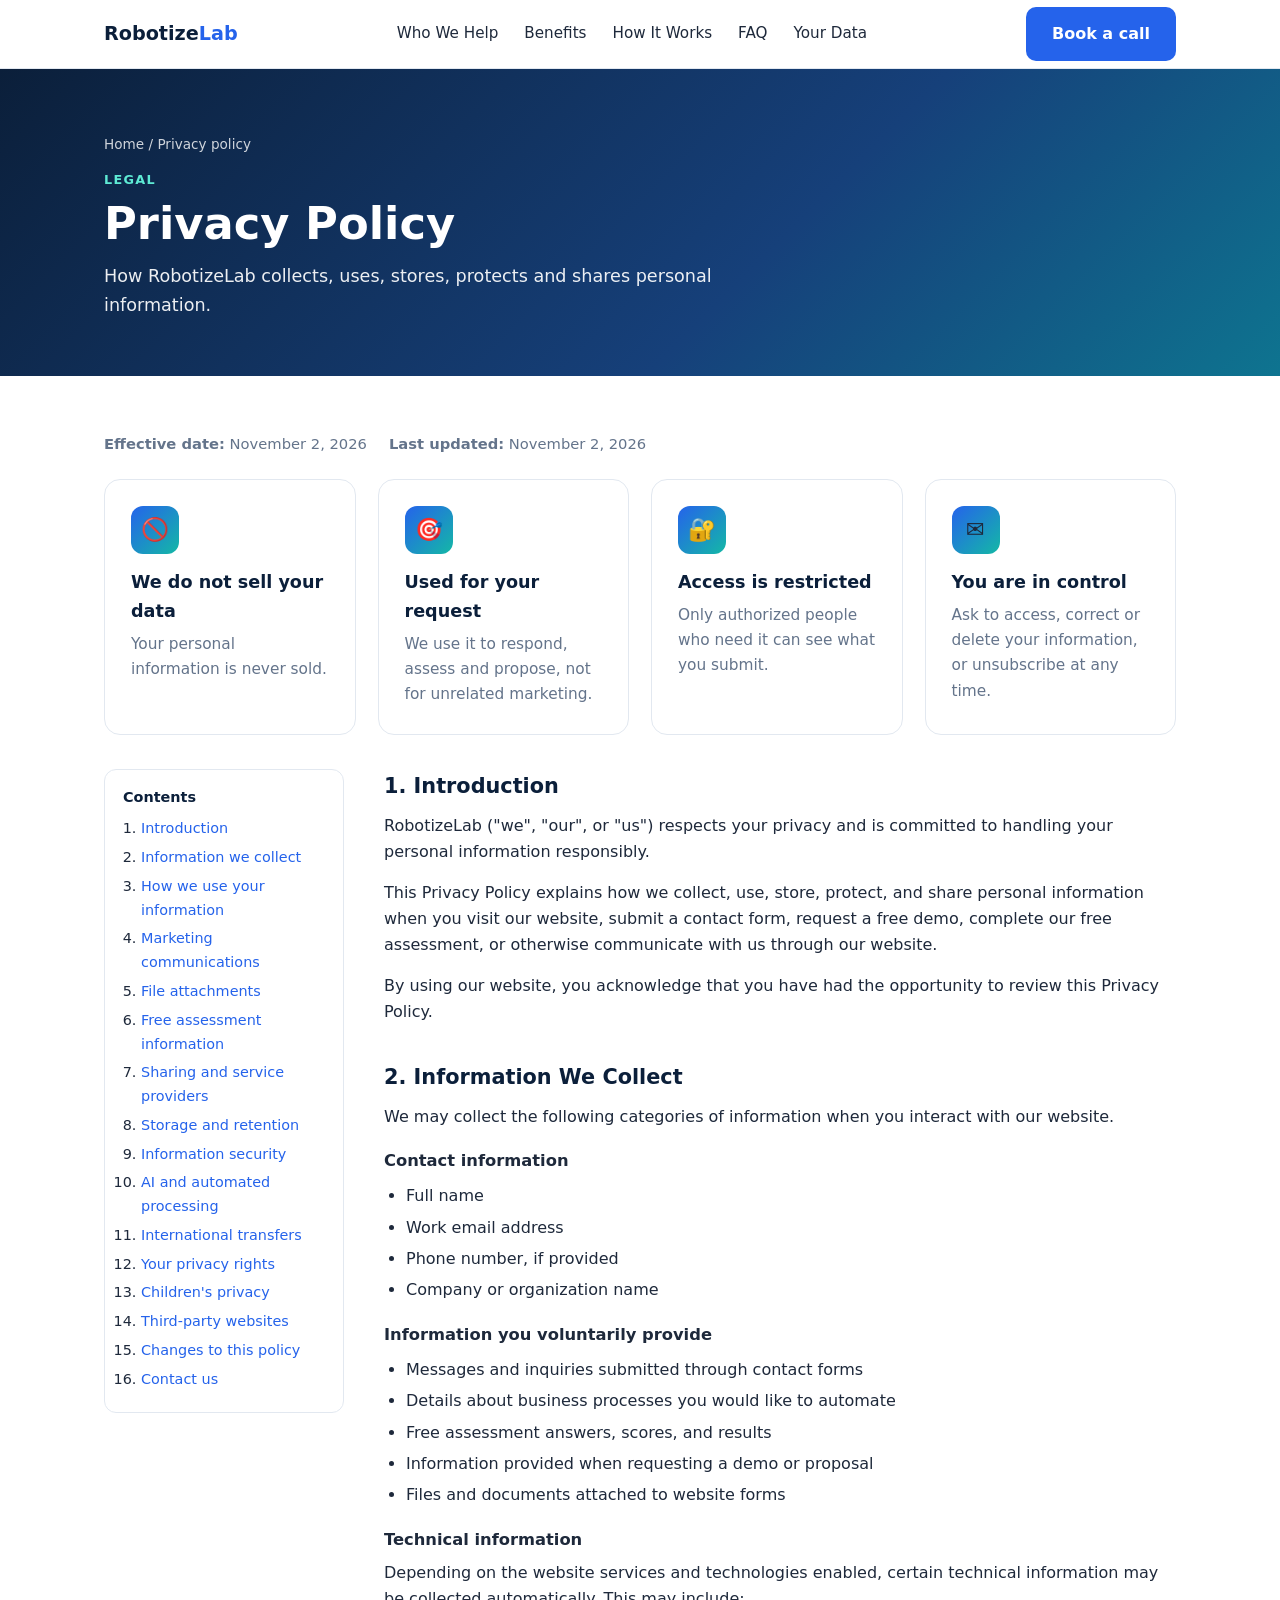
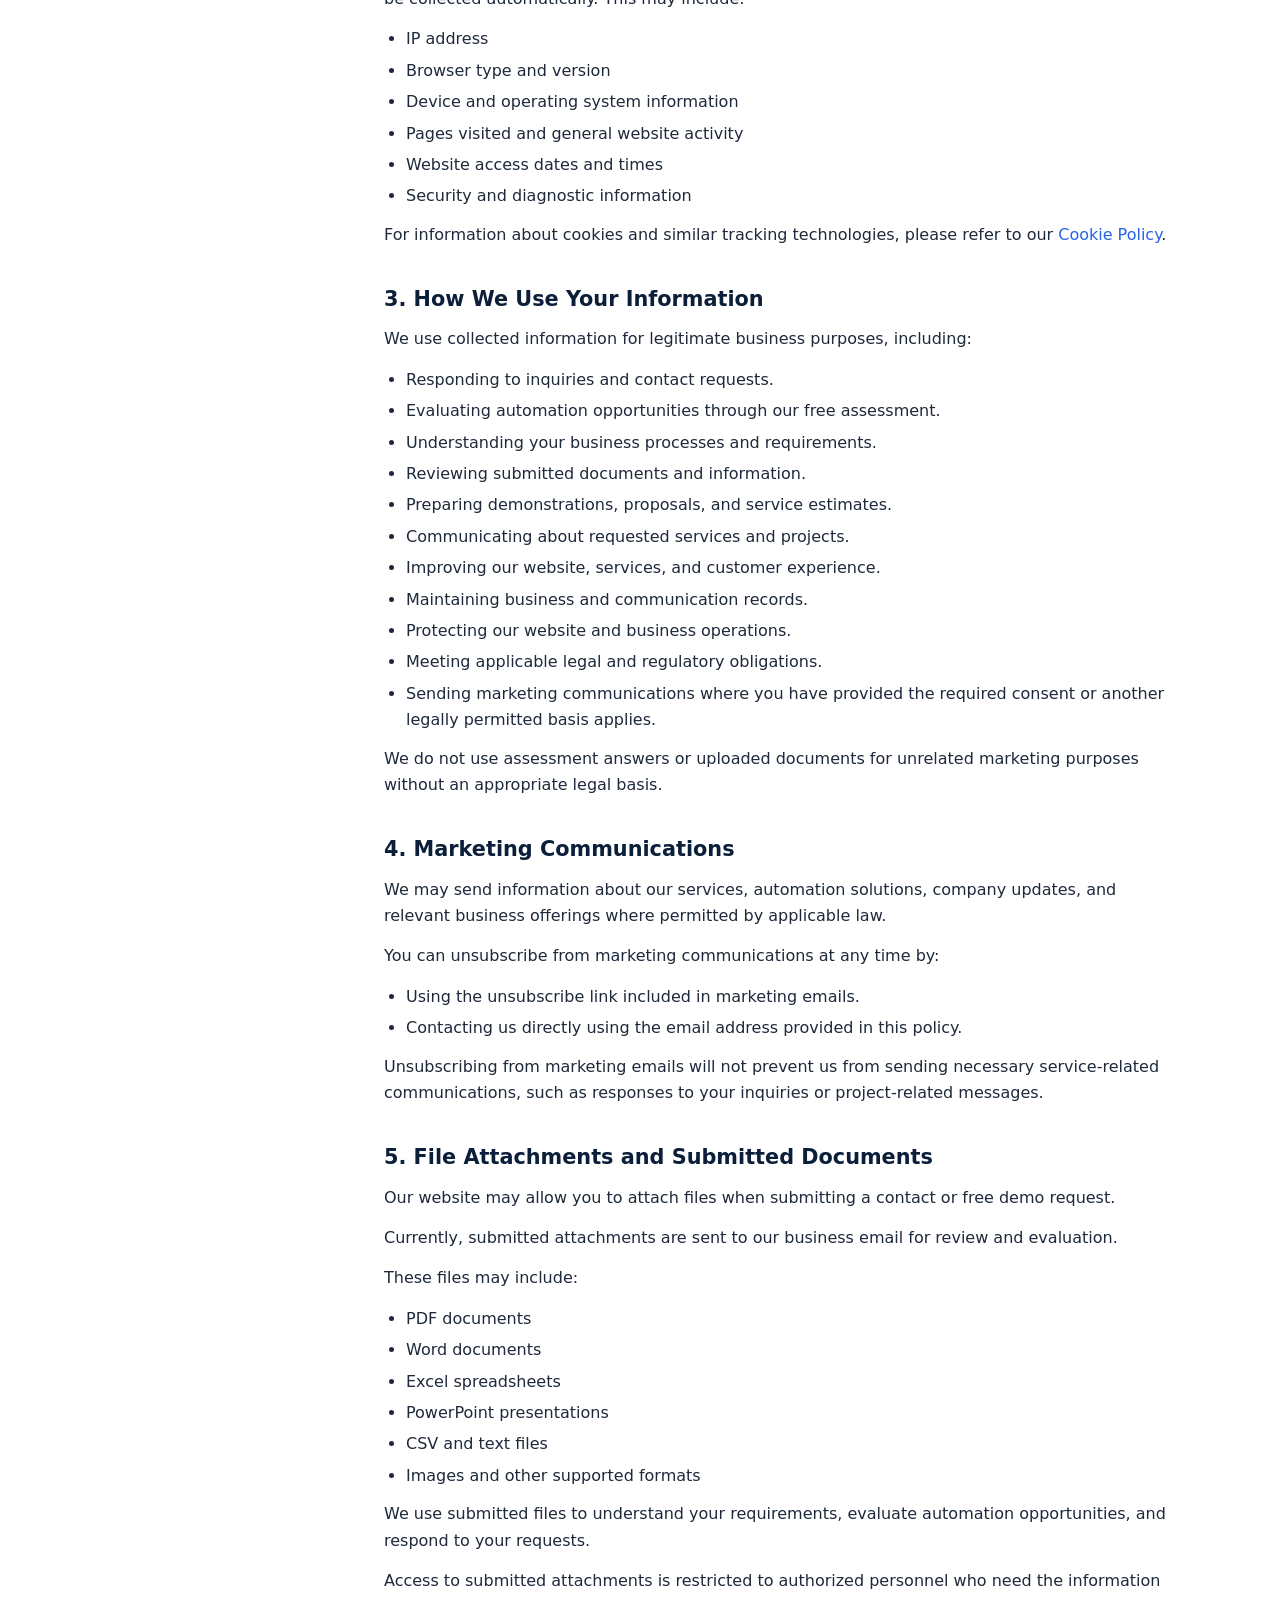
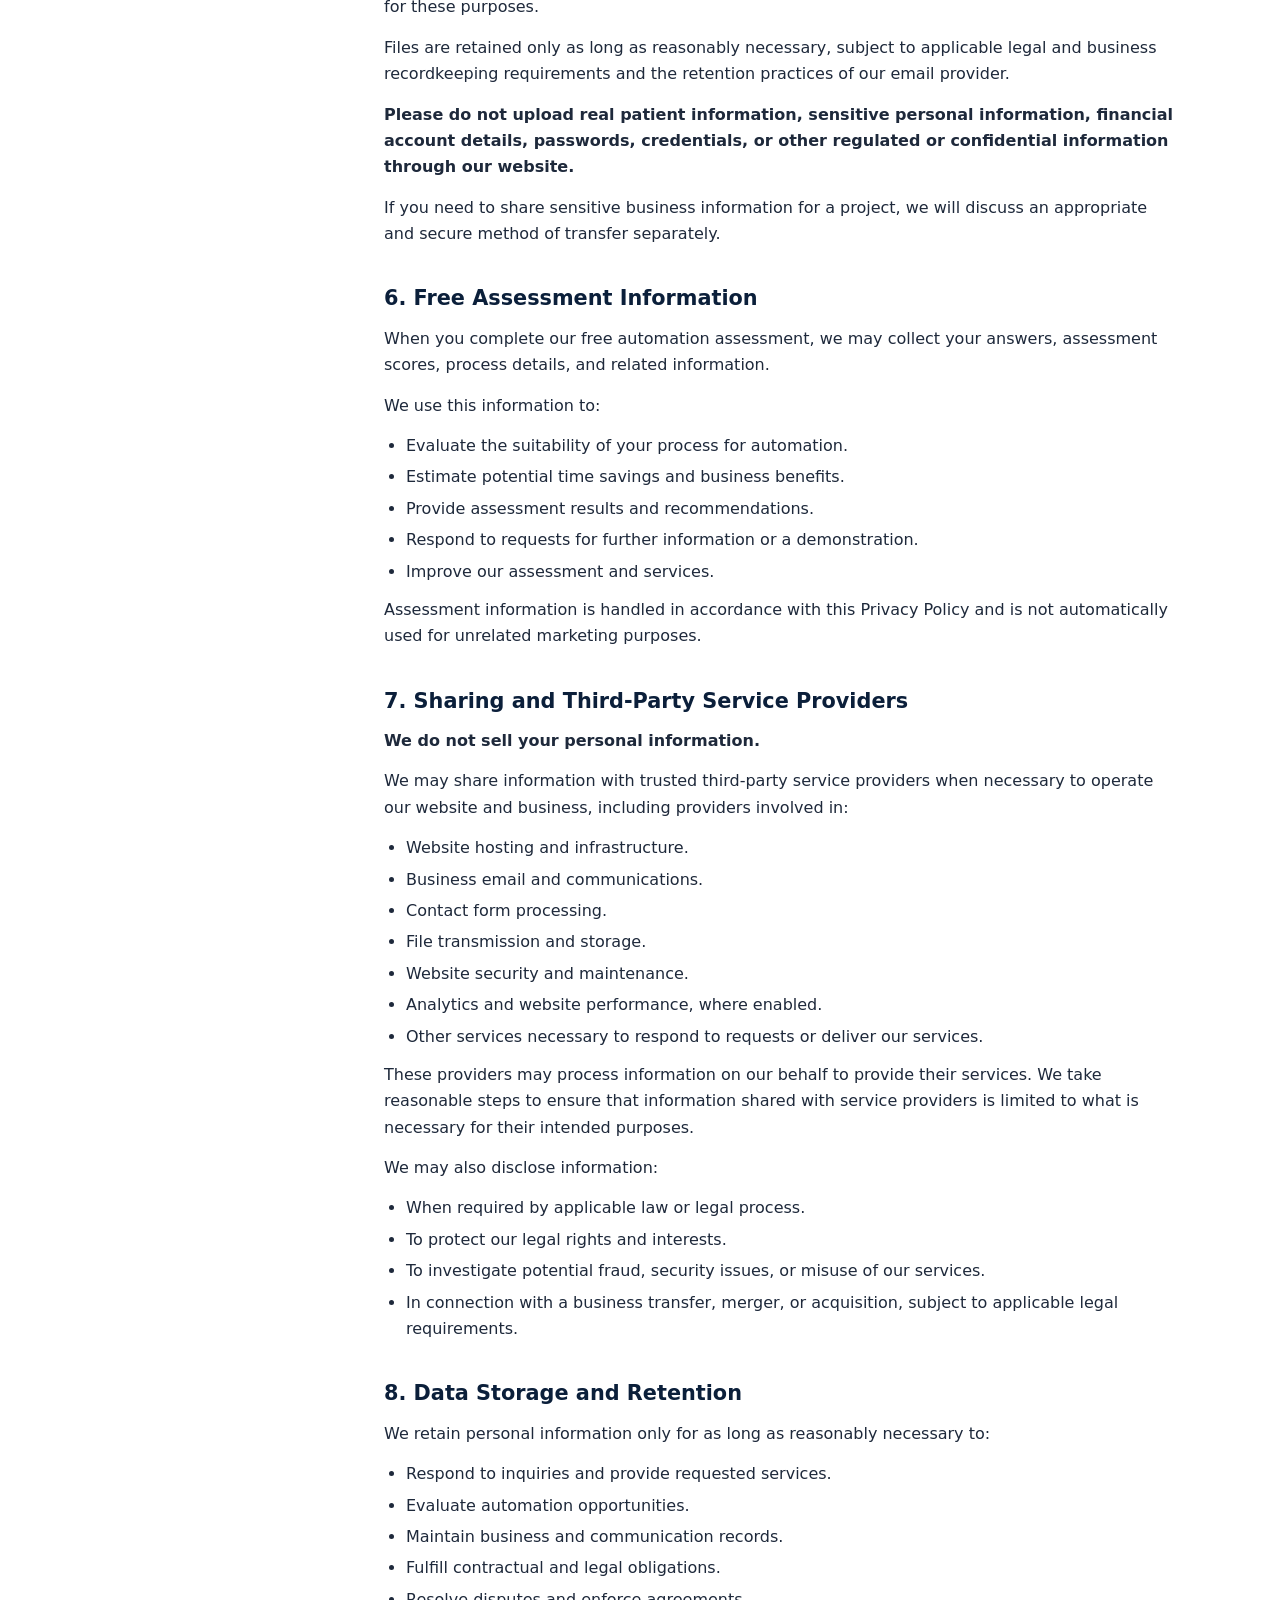
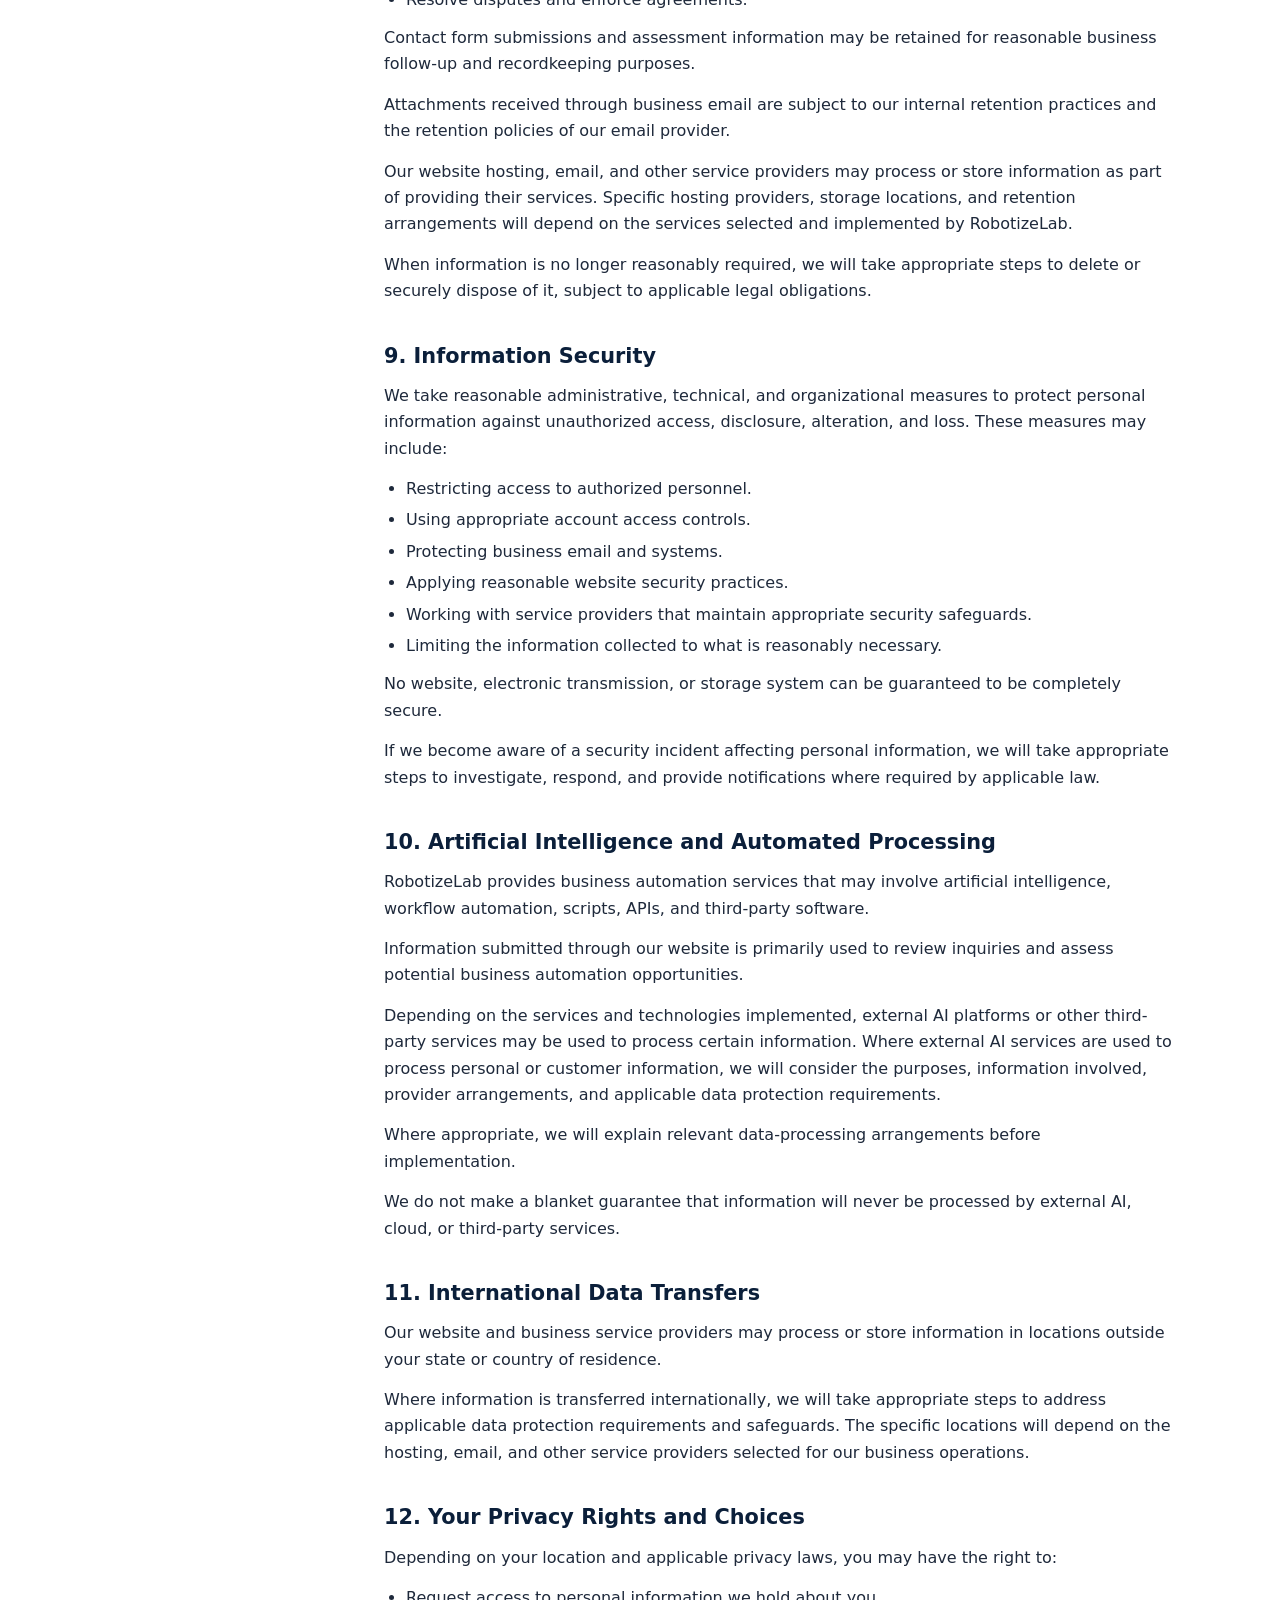
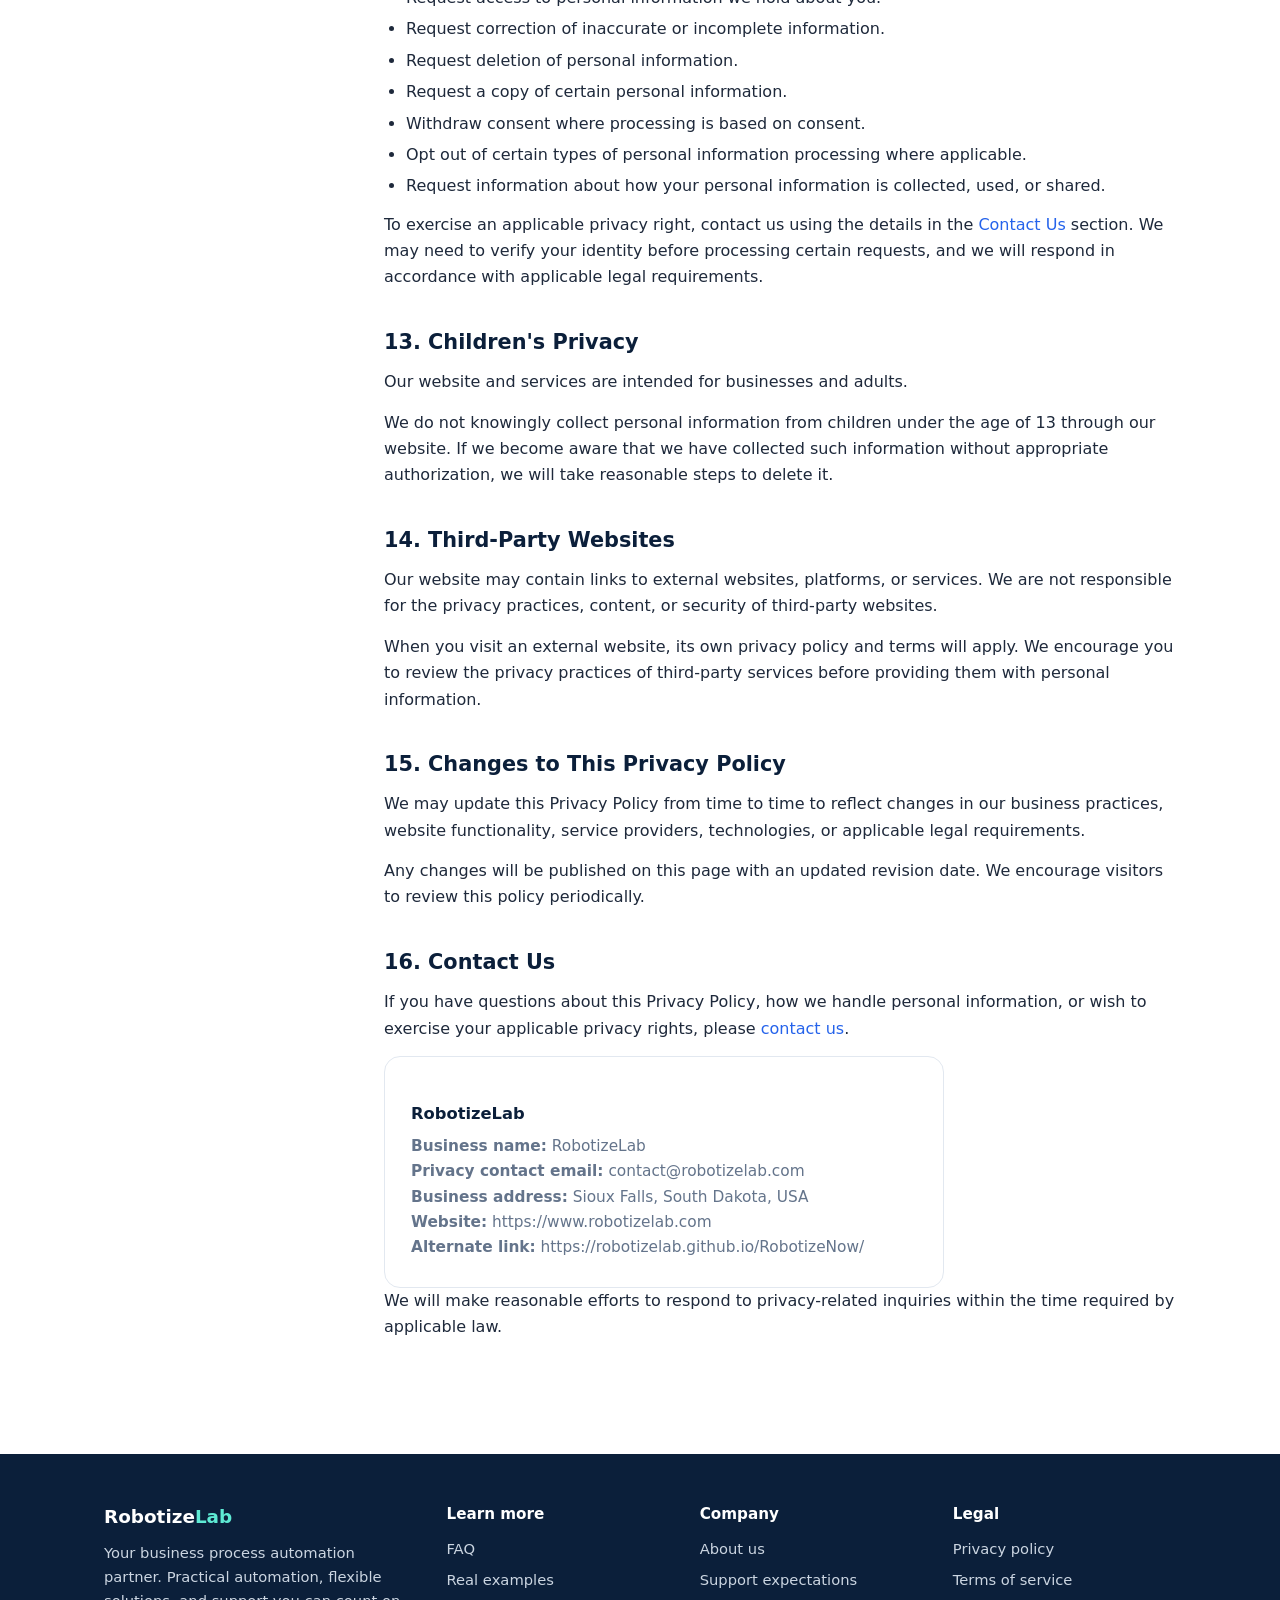
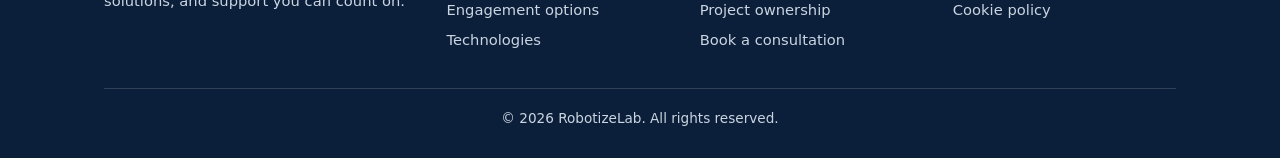
<file: privacy.html>
<!DOCTYPE html>
<html lang="en">
<head>
<meta charset="utf-8">
<meta name="viewport" content="width=device-width,initial-scale=1">
<title>Privacy Policy | RobotizeLab</title>
<link rel="stylesheet" href="site.css">
<style>
.policy{display:grid;grid-template-columns:240px 1fr;gap:40px;align-items:start}
.toc{position:sticky;top:90px;background:#fff;border:1px solid #e2e8f0;border-radius:12px;padding:16px 18px;font-size:.9rem}
.toc b{display:block;margin-bottom:8px;color:var(--navy)}
.toc ol{margin:0;padding-left:18px}
.toc li{margin:4px 0}
.toc a{color:#2563eb;text-decoration:none}
.policy section{scroll-margin-top:90px;margin-bottom:34px}
.policy h2{margin:0 0 10px;font-size:1.3rem}
.policy h3{margin:18px 0 6px;font-size:1.02rem}
.policy ul{margin:8px 0 12px;padding-left:22px}
.policy li{margin:5px 0}
.meta{display:flex;gap:22px;flex-wrap:wrap;color:var(--muted);font-size:.92rem;margin-bottom:22px}
@media(max-width:900px){.policy{grid-template-columns:1fr}.toc{position:static}}
</style>
</head>
<body>
<div class="pagehead"><div class="container">
  <div class="crumbs"><a href="index.html">Home</a> / Privacy policy</div>
  <div class="eyebrow">Legal</div>
  <h1>Privacy Policy</h1>
  <p>How RobotizeLab collects, uses, stores, protects and shares personal information.</p>
</div></div>
<main><div class="container">
  <div class="meta"><span><b>Effective date:</b> November 2, 2026</span><span><b>Last updated:</b> November 2, 2026</span></div>

  <div class="grid" style="grid-template-columns:repeat(auto-fit,minmax(220px,1fr));margin-bottom:34px">
    <div class="card"><div class="icon">🚫</div><h3>We do not sell your data</h3><p>Your personal information is never sold.</p></div>
    <div class="card"><div class="icon">🎯</div><h3>Used for your request</h3><p>We use it to respond, assess and propose, not for unrelated marketing.</p></div>
    <div class="card"><div class="icon">🔐</div><h3>Access is restricted</h3><p>Only authorized people who need it can see what you submit.</p></div>
    <div class="card"><div class="icon">✉️</div><h3>You are in control</h3><p>Ask to access, correct or delete your information, or unsubscribe at any time.</p></div>
  </div>

  <div class="policy">
    <div class="toc" aria-label="Contents"><b>Contents</b>
      <ol>
        <li><a href="#s1">Introduction</a></li>
        <li><a href="#s2">Information we collect</a></li>
        <li><a href="#s3">How we use your information</a></li>
        <li><a href="#s4">Marketing communications</a></li>
        <li><a href="#s5">File attachments</a></li>
        <li><a href="#s6">Free assessment information</a></li>
        <li><a href="#s7">Sharing and service providers</a></li>
        <li><a href="#s8">Storage and retention</a></li>
        <li><a href="#s9">Information security</a></li>
        <li><a href="#s10">AI and automated processing</a></li>
        <li><a href="#s11">International transfers</a></li>
        <li><a href="#s12">Your privacy rights</a></li>
        <li><a href="#s13">Children's privacy</a></li>
        <li><a href="#s14">Third-party websites</a></li>
        <li><a href="#s15">Changes to this policy</a></li>
        <li><a href="#s16">Contact us</a></li>
      </ol>
    </div>

    <div>
<section id="s1"><h2>1. Introduction</h2>
<p>RobotizeLab ("we", "our", or "us") respects your privacy and is committed to handling your personal information responsibly.</p>
<p>This Privacy Policy explains how we collect, use, store, protect, and share personal information when you visit our website, submit a contact form, request a free demo, complete our free assessment, or otherwise communicate with us through our website.</p>
<p>By using our website, you acknowledge that you have had the opportunity to review this Privacy Policy.</p></section>

<section id="s2"><h2>2. Information We Collect</h2>
<p>We may collect the following categories of information when you interact with our website.</p>
<h3>Contact information</h3>
<ul><li>Full name</li><li>Work email address</li><li>Phone number, if provided</li><li>Company or organization name</li></ul>
<h3>Information you voluntarily provide</h3>
<ul><li>Messages and inquiries submitted through contact forms</li><li>Details about business processes you would like to automate</li><li>Free assessment answers, scores, and results</li><li>Information provided when requesting a demo or proposal</li><li>Files and documents attached to website forms</li></ul>
<h3>Technical information</h3>
<p>Depending on the website services and technologies enabled, certain technical information may be collected automatically. This may include:</p>
<ul><li>IP address</li><li>Browser type and version</li><li>Device and operating system information</li><li>Pages visited and general website activity</li><li>Website access dates and times</li><li>Security and diagnostic information</li></ul>
<p>For information about cookies and similar tracking technologies, please refer to our <a href="cookies.html" style="color:#2563eb">Cookie Policy</a>.</p></section>

<section id="s3"><h2>3. How We Use Your Information</h2>
<p>We use collected information for legitimate business purposes, including:</p>
<ul><li>Responding to inquiries and contact requests.</li><li>Evaluating automation opportunities through our free assessment.</li><li>Understanding your business processes and requirements.</li><li>Reviewing submitted documents and information.</li><li>Preparing demonstrations, proposals, and service estimates.</li><li>Communicating about requested services and projects.</li><li>Improving our website, services, and customer experience.</li><li>Maintaining business and communication records.</li><li>Protecting our website and business operations.</li><li>Meeting applicable legal and regulatory obligations.</li><li>Sending marketing communications where you have provided the required consent or another legally permitted basis applies.</li></ul>
<p>We do not use assessment answers or uploaded documents for unrelated marketing purposes without an appropriate legal basis.</p></section>

<section id="s4"><h2>4. Marketing Communications</h2>
<p>We may send information about our services, automation solutions, company updates, and relevant business offerings where permitted by applicable law.</p>
<p>You can unsubscribe from marketing communications at any time by:</p>
<ul><li>Using the unsubscribe link included in marketing emails.</li><li>Contacting us directly using the email address provided in this policy.</li></ul>
<p>Unsubscribing from marketing emails will not prevent us from sending necessary service-related communications, such as responses to your inquiries or project-related messages.</p></section>

<section id="s5"><h2>5. File Attachments and Submitted Documents</h2>
<p>Our website may allow you to attach files when submitting a contact or free demo request.</p>
<p>Currently, submitted attachments are sent to our business email for review and evaluation.</p>
<p>These files may include:</p>
<ul><li>PDF documents</li><li>Word documents</li><li>Excel spreadsheets</li><li>PowerPoint presentations</li><li>CSV and text files</li><li>Images and other supported formats</li></ul>
<p>We use submitted files to understand your requirements, evaluate automation opportunities, and respond to your requests.</p>
<p>Access to submitted attachments is restricted to authorized personnel who need the information for these purposes.</p>
<p>Files are retained only as long as reasonably necessary, subject to applicable legal and business recordkeeping requirements and the retention practices of our email provider.</p>
<p><b>Please do not upload real patient information, sensitive personal information, financial account details, passwords, credentials, or other regulated or confidential information through our website.</b></p>
<p>If you need to share sensitive business information for a project, we will discuss an appropriate and secure method of transfer separately.</p></section>

<section id="s6"><h2>6. Free Assessment Information</h2>
<p>When you complete our free automation assessment, we may collect your answers, assessment scores, process details, and related information.</p>
<p>We use this information to:</p>
<ul><li>Evaluate the suitability of your process for automation.</li><li>Estimate potential time savings and business benefits.</li><li>Provide assessment results and recommendations.</li><li>Respond to requests for further information or a demonstration.</li><li>Improve our assessment and services.</li></ul>
<p>Assessment information is handled in accordance with this Privacy Policy and is not automatically used for unrelated marketing purposes.</p></section>

<section id="s7"><h2>7. Sharing and Third-Party Service Providers</h2>
<p><b>We do not sell your personal information.</b></p>
<p>We may share information with trusted third-party service providers when necessary to operate our website and business, including providers involved in:</p>
<ul><li>Website hosting and infrastructure.</li><li>Business email and communications.</li><li>Contact form processing.</li><li>File transmission and storage.</li><li>Website security and maintenance.</li><li>Analytics and website performance, where enabled.</li><li>Other services necessary to respond to requests or deliver our services.</li></ul>
<p>These providers may process information on our behalf to provide their services. We take reasonable steps to ensure that information shared with service providers is limited to what is necessary for their intended purposes.</p>
<p>We may also disclose information:</p>
<ul><li>When required by applicable law or legal process.</li><li>To protect our legal rights and interests.</li><li>To investigate potential fraud, security issues, or misuse of our services.</li><li>In connection with a business transfer, merger, or acquisition, subject to applicable legal requirements.</li></ul></section>

<section id="s8"><h2>8. Data Storage and Retention</h2>
<p>We retain personal information only for as long as reasonably necessary to:</p>
<ul><li>Respond to inquiries and provide requested services.</li><li>Evaluate automation opportunities.</li><li>Maintain business and communication records.</li><li>Fulfill contractual and legal obligations.</li><li>Resolve disputes and enforce agreements.</li></ul>
<p>Contact form submissions and assessment information may be retained for reasonable business follow-up and recordkeeping purposes.</p>
<p>Attachments received through business email are subject to our internal retention practices and the retention policies of our email provider.</p>
<p>Our website hosting, email, and other service providers may process or store information as part of providing their services. Specific hosting providers, storage locations, and retention arrangements will depend on the services selected and implemented by RobotizeLab.</p>
<p>When information is no longer reasonably required, we will take appropriate steps to delete or securely dispose of it, subject to applicable legal obligations.</p></section>

<section id="s9"><h2>9. Information Security</h2>
<p>We take reasonable administrative, technical, and organizational measures to protect personal information against unauthorized access, disclosure, alteration, and loss. These measures may include:</p>
<ul><li>Restricting access to authorized personnel.</li><li>Using appropriate account access controls.</li><li>Protecting business email and systems.</li><li>Applying reasonable website security practices.</li><li>Working with service providers that maintain appropriate security safeguards.</li><li>Limiting the information collected to what is reasonably necessary.</li></ul>
<p>No website, electronic transmission, or storage system can be guaranteed to be completely secure.</p>
<p>If we become aware of a security incident affecting personal information, we will take appropriate steps to investigate, respond, and provide notifications where required by applicable law.</p></section>

<section id="s10"><h2>10. Artificial Intelligence and Automated Processing</h2>
<p>RobotizeLab provides business automation services that may involve artificial intelligence, workflow automation, scripts, APIs, and third-party software.</p>
<p>Information submitted through our website is primarily used to review inquiries and assess potential business automation opportunities.</p>
<p>Depending on the services and technologies implemented, external AI platforms or other third-party services may be used to process certain information. Where external AI services are used to process personal or customer information, we will consider the purposes, information involved, provider arrangements, and applicable data protection requirements.</p>
<p>Where appropriate, we will explain relevant data-processing arrangements before implementation.</p>
<p>We do not make a blanket guarantee that information will never be processed by external AI, cloud, or third-party services.</p></section>

<section id="s11"><h2>11. International Data Transfers</h2>
<p>Our website and business service providers may process or store information in locations outside your state or country of residence.</p>
<p>Where information is transferred internationally, we will take appropriate steps to address applicable data protection requirements and safeguards. The specific locations will depend on the hosting, email, and other service providers selected for our business operations.</p></section>

<section id="s12"><h2>12. Your Privacy Rights and Choices</h2>
<p>Depending on your location and applicable privacy laws, you may have the right to:</p>
<ul><li>Request access to personal information we hold about you.</li><li>Request correction of inaccurate or incomplete information.</li><li>Request deletion of personal information.</li><li>Request a copy of certain personal information.</li><li>Withdraw consent where processing is based on consent.</li><li>Opt out of certain types of personal information processing where applicable.</li><li>Request information about how your personal information is collected, used, or shared.</li></ul>
<p>To exercise an applicable privacy right, contact us using the details in the <a href="#s16" style="color:#2563eb">Contact Us</a> section. We may need to verify your identity before processing certain requests, and we will respond in accordance with applicable legal requirements.</p></section>

<section id="s13"><h2>13. Children's Privacy</h2>
<p>Our website and services are intended for businesses and adults.</p>
<p>We do not knowingly collect personal information from children under the age of 13 through our website. If we become aware that we have collected such information without appropriate authorization, we will take reasonable steps to delete it.</p></section>

<section id="s14"><h2>14. Third-Party Websites</h2>
<p>Our website may contain links to external websites, platforms, or services. We are not responsible for the privacy practices, content, or security of third-party websites.</p>
<p>When you visit an external website, its own privacy policy and terms will apply. We encourage you to review the privacy practices of third-party services before providing them with personal information.</p></section>

<section id="s15"><h2>15. Changes to This Privacy Policy</h2>
<p>We may update this Privacy Policy from time to time to reflect changes in our business practices, website functionality, service providers, technologies, or applicable legal requirements.</p>
<p>Any changes will be published on this page with an updated revision date. We encourage visitors to review this policy periodically.</p></section>

<section id="s16"><h2>16. Contact Us</h2>
<p>If you have questions about this Privacy Policy, how we handle personal information, or wish to exercise your applicable privacy rights, please <a href="index.html#contact" style="color:#2563eb;text-decoration:none">contact us</a>.</p>
<div class="card" style="max-width:560px">
  <h3>RobotizeLab</h3>
  <p><b>Business name:</b> RobotizeLab<br>
  <b>Privacy contact email:</b> <a href="mailto:contact@robotizelab.com">contact@robotizelab.com</a><br>
  <b>Business address:</b> Sioux Falls, South Dakota, USA<br>
  <b>Website:</b> <a href="https://www.robotizelab.com">https://www.robotizelab.com</a><br><b>Alternate link:</b> <a href="https://robotizelab.github.io/RobotizeNow/">https://robotizelab.github.io/RobotizeNow/</a></p>
</div>
<p>We will make reasonable efforts to respond to privacy-related inquiries within the time required by applicable law.</p></section>
    </div>
  </div>
</div></main>
<script src="site.js"></script>
</body>
</html>
</file>
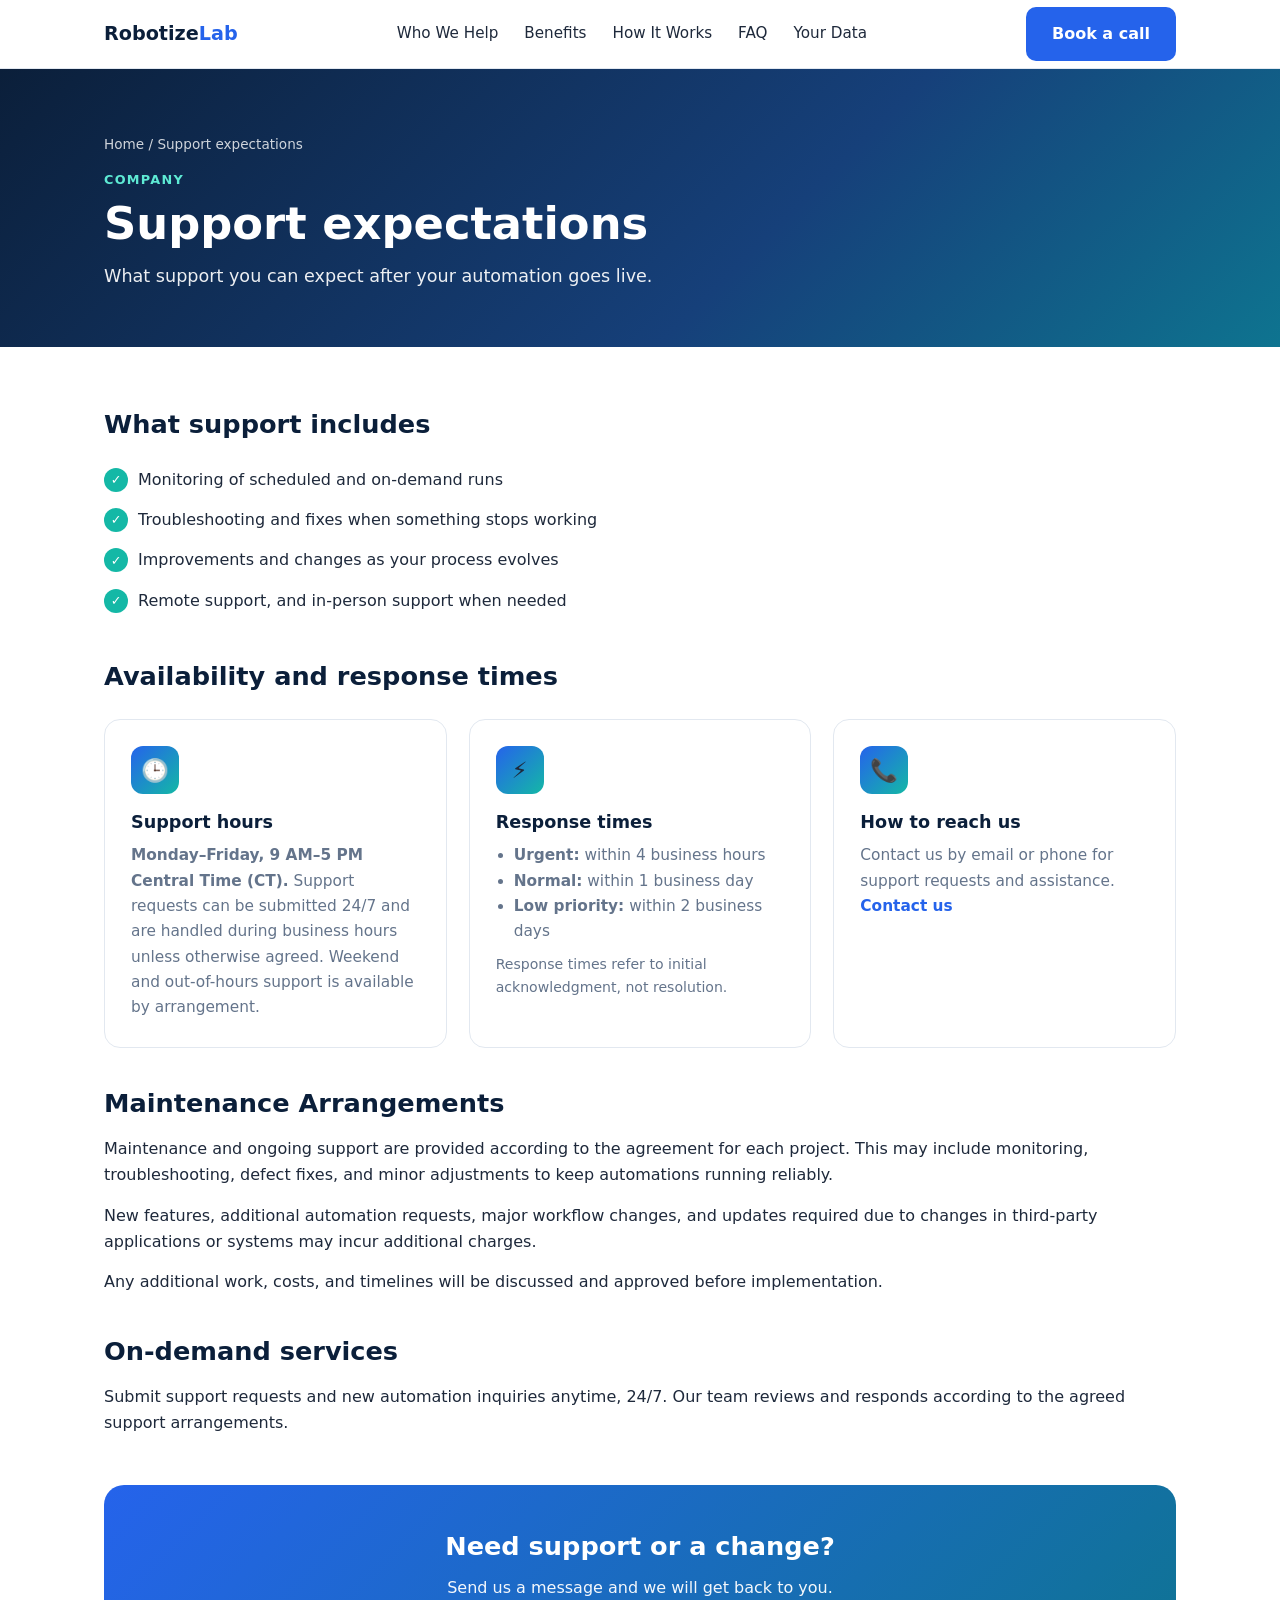
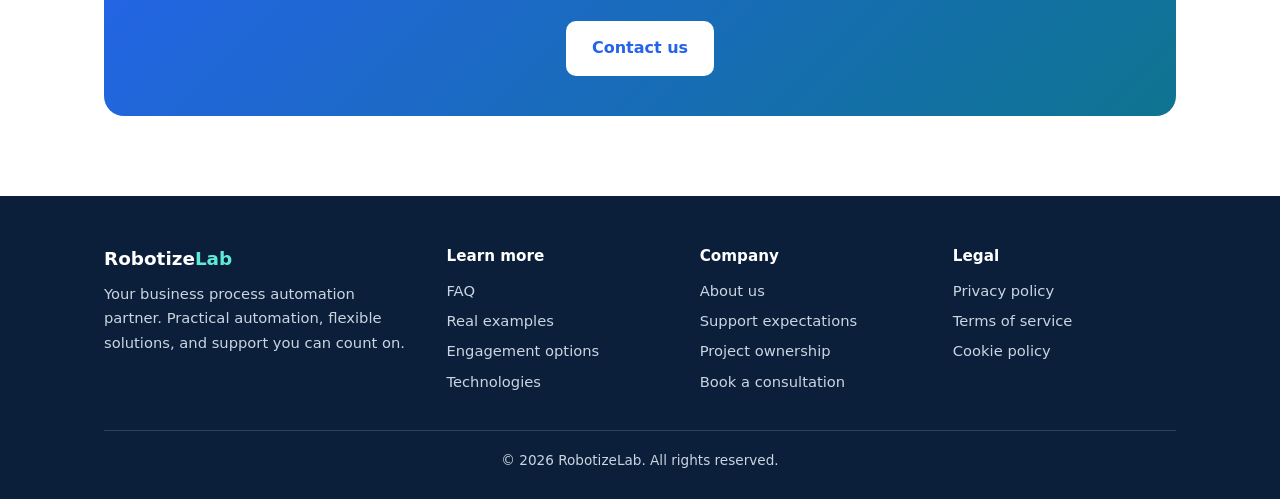
<file: support.html>
<!DOCTYPE html>
<html lang="en">
<head>
<meta charset="utf-8">
<meta name="viewport" content="width=device-width,initial-scale=1">
<title>Support expectations | RobotizeLab</title>
<link rel="stylesheet" href="site.css">
</head>
<body>
<div class="pagehead"><div class="container">
  <div class="crumbs"><a href="index.html">Home</a> / Support expectations</div>
  <div class="eyebrow">Company</div>
  <h1>Support expectations</h1>
  <p>What support you can expect after your automation goes live.</p>
</div></div>
<main><div class="container">
  <h2>What support includes</h2>
  <ul class="checks">
    <li>Monitoring of scheduled and on-demand runs</li>
    <li>Troubleshooting and fixes when something stops working</li>
    <li>Improvements and changes as your process evolves</li>
    <li>Remote support, and in-person support when needed</li>
  </ul>
  <h2>Availability and response times</h2>
  <div class="grid">
    <div class="card"><div class="icon">🕒</div><h3>Support hours</h3><p><b>Monday–Friday, 9 AM–5 PM Central Time (CT).</b> Support requests can be submitted 24/7 and are handled during business hours unless otherwise agreed. Weekend and out-of-hours support is available by arrangement.</p></div>
    <div class="card"><div class="icon">⚡</div><h3>Response times</h3><ul style="margin:0 0 8px;padding-left:18px;color:var(--muted);font-size:.96rem"><li><b>Urgent:</b> within 4 business hours</li><li><b>Normal:</b> within 1 business day</li><li><b>Low priority:</b> within 2 business days</li></ul><p style="font-size:.88rem">Response times refer to initial acknowledgment, not resolution.</p></div>
    <div class="card"><div class="icon">📞</div><h3>How to reach us</h3><p>Contact us by email or phone for support requests and assistance. <a href="index.html#contact" style="color:#2563eb;text-decoration:none;font-weight:600">Contact us</a></p></div>
  </div>
  <h2>Maintenance Arrangements</h2>
  <p>Maintenance and ongoing support are provided according to the agreement for each project. This may include monitoring, troubleshooting, defect fixes, and minor adjustments to keep automations running reliably.</p>
  <p>New features, additional automation requests, major workflow changes, and updates required due to changes in third-party applications or systems may incur additional charges.</p>
  <p>Any additional work, costs, and timelines will be discussed and approved before implementation.</p>
  <h2>On-demand services</h2>
  <p>Submit support requests and new automation inquiries anytime, 24/7. Our team reviews and responds according to the agreed support arrangements.</p>
  <div class="cta"><h2>Need support or a change?</h2><p>Send us a message and we will get back to you.</p><a href="index.html#contact" class="btn btn-light">Contact us</a></div>
</div></main>
<script src="site.js"></script>
</body>
</html>
</file>
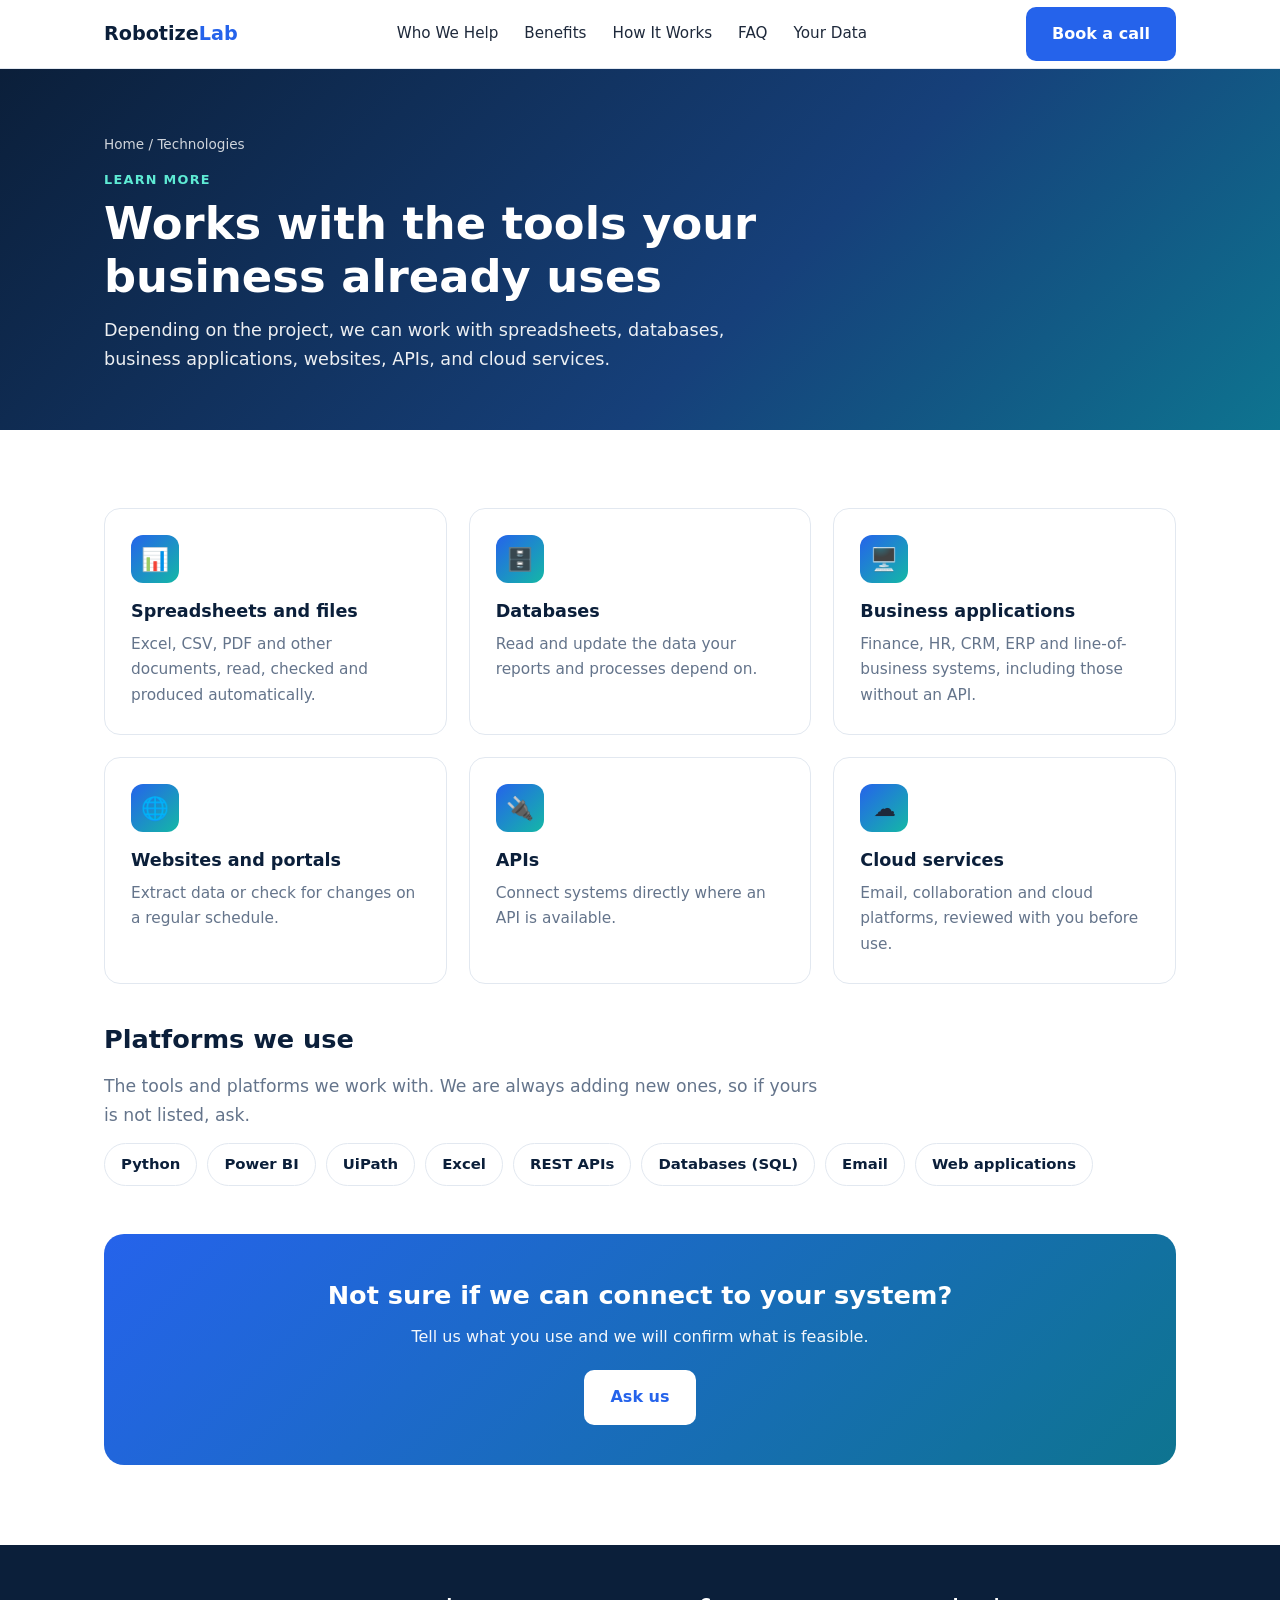
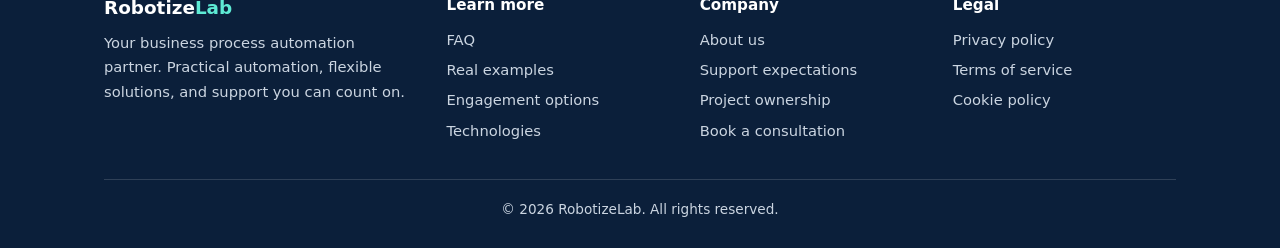
<file: technologies.html>
<!DOCTYPE html>
<html lang="en">
<head>
<meta charset="utf-8">
<meta name="viewport" content="width=device-width,initial-scale=1">
<title>Technologies and integrations | RobotizeLab</title>
<link rel="stylesheet" href="site.css">
</head>
<body>
<div class="pagehead"><div class="container">
  <div class="crumbs"><a href="index.html">Home</a> / Technologies</div>
  <div class="eyebrow">Learn more</div>
  <h1>Works with the tools your business already uses</h1>
  <p>Depending on the project, we can work with spreadsheets, databases, business applications, websites, APIs, and cloud services.</p>
</div></div>
<main><div class="container">
  <div class="grid">
    <div class="card"><div class="icon">📊</div><h3>Spreadsheets and files</h3><p>Excel, CSV, PDF and other documents, read, checked and produced automatically.</p></div>
    <div class="card"><div class="icon">🗄️</div><h3>Databases</h3><p>Read and update the data your reports and processes depend on.</p></div>
    <div class="card"><div class="icon">🖥️</div><h3>Business applications</h3><p>Finance, HR, CRM, ERP and line-of-business systems, including those without an API.</p></div>
    <div class="card"><div class="icon">🌐</div><h3>Websites and portals</h3><p>Extract data or check for changes on a regular schedule.</p></div>
    <div class="card"><div class="icon">🔌</div><h3>APIs</h3><p>Connect systems directly where an API is available.</p></div>
    <div class="card"><div class="icon">☁️</div><h3>Cloud services</h3><p>Email, collaboration and cloud platforms, reviewed with you before use.</p></div>
  </div>
  <h2>Platforms we use</h2>
  <p class="lead">The tools and platforms we work with. We are always adding new ones, so if yours is not listed, ask.</p>
  <div class="chips"><span class="chip">Python</span><span class="chip">Power BI</span><span class="chip">UiPath</span><span class="chip">Excel</span><span class="chip">REST APIs</span><span class="chip">Databases (SQL)</span><span class="chip">Email</span><span class="chip">Web applications</span></div>
  <div class="cta"><h2>Not sure if we can connect to your system?</h2><p>Tell us what you use and we will confirm what is feasible.</p><a href="index.html#contact" class="btn btn-light">Ask us</a></div>
</div></main>
<script src="site.js"></script>
</body>
</html>
</file>
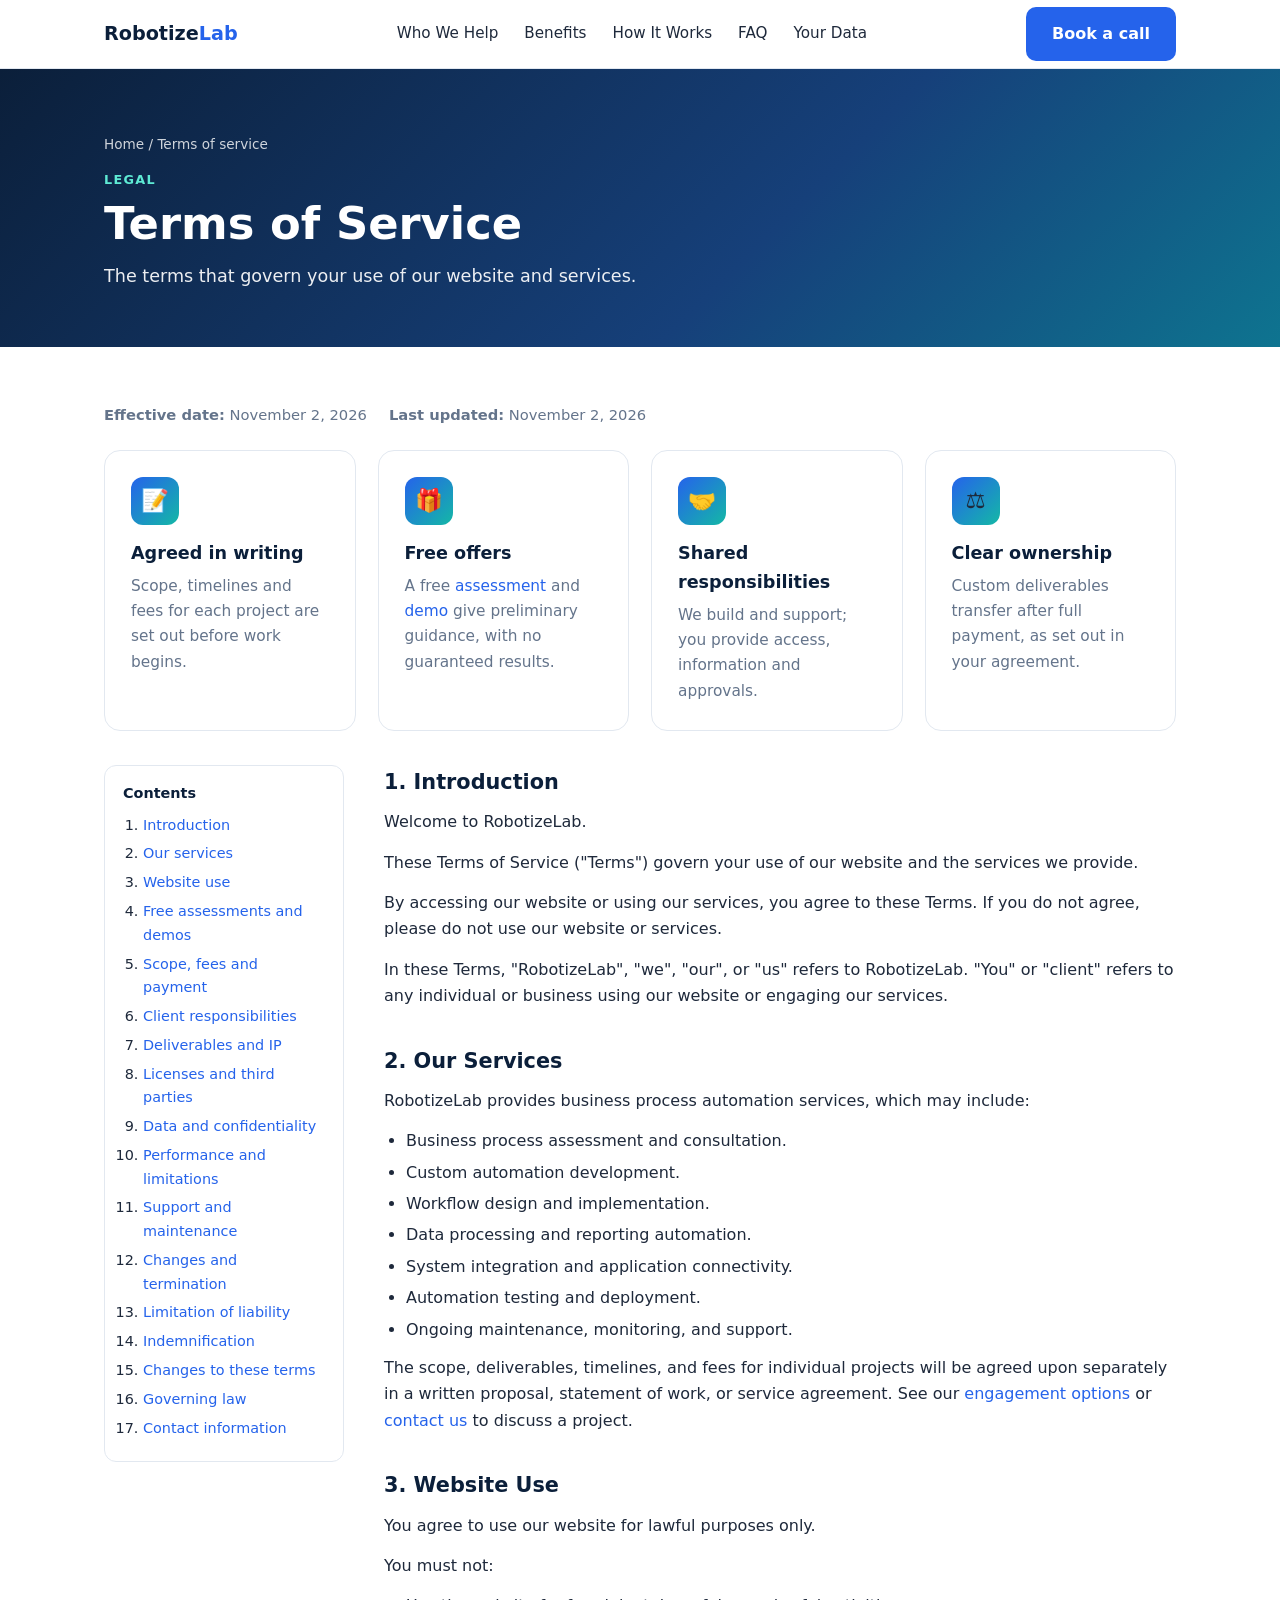
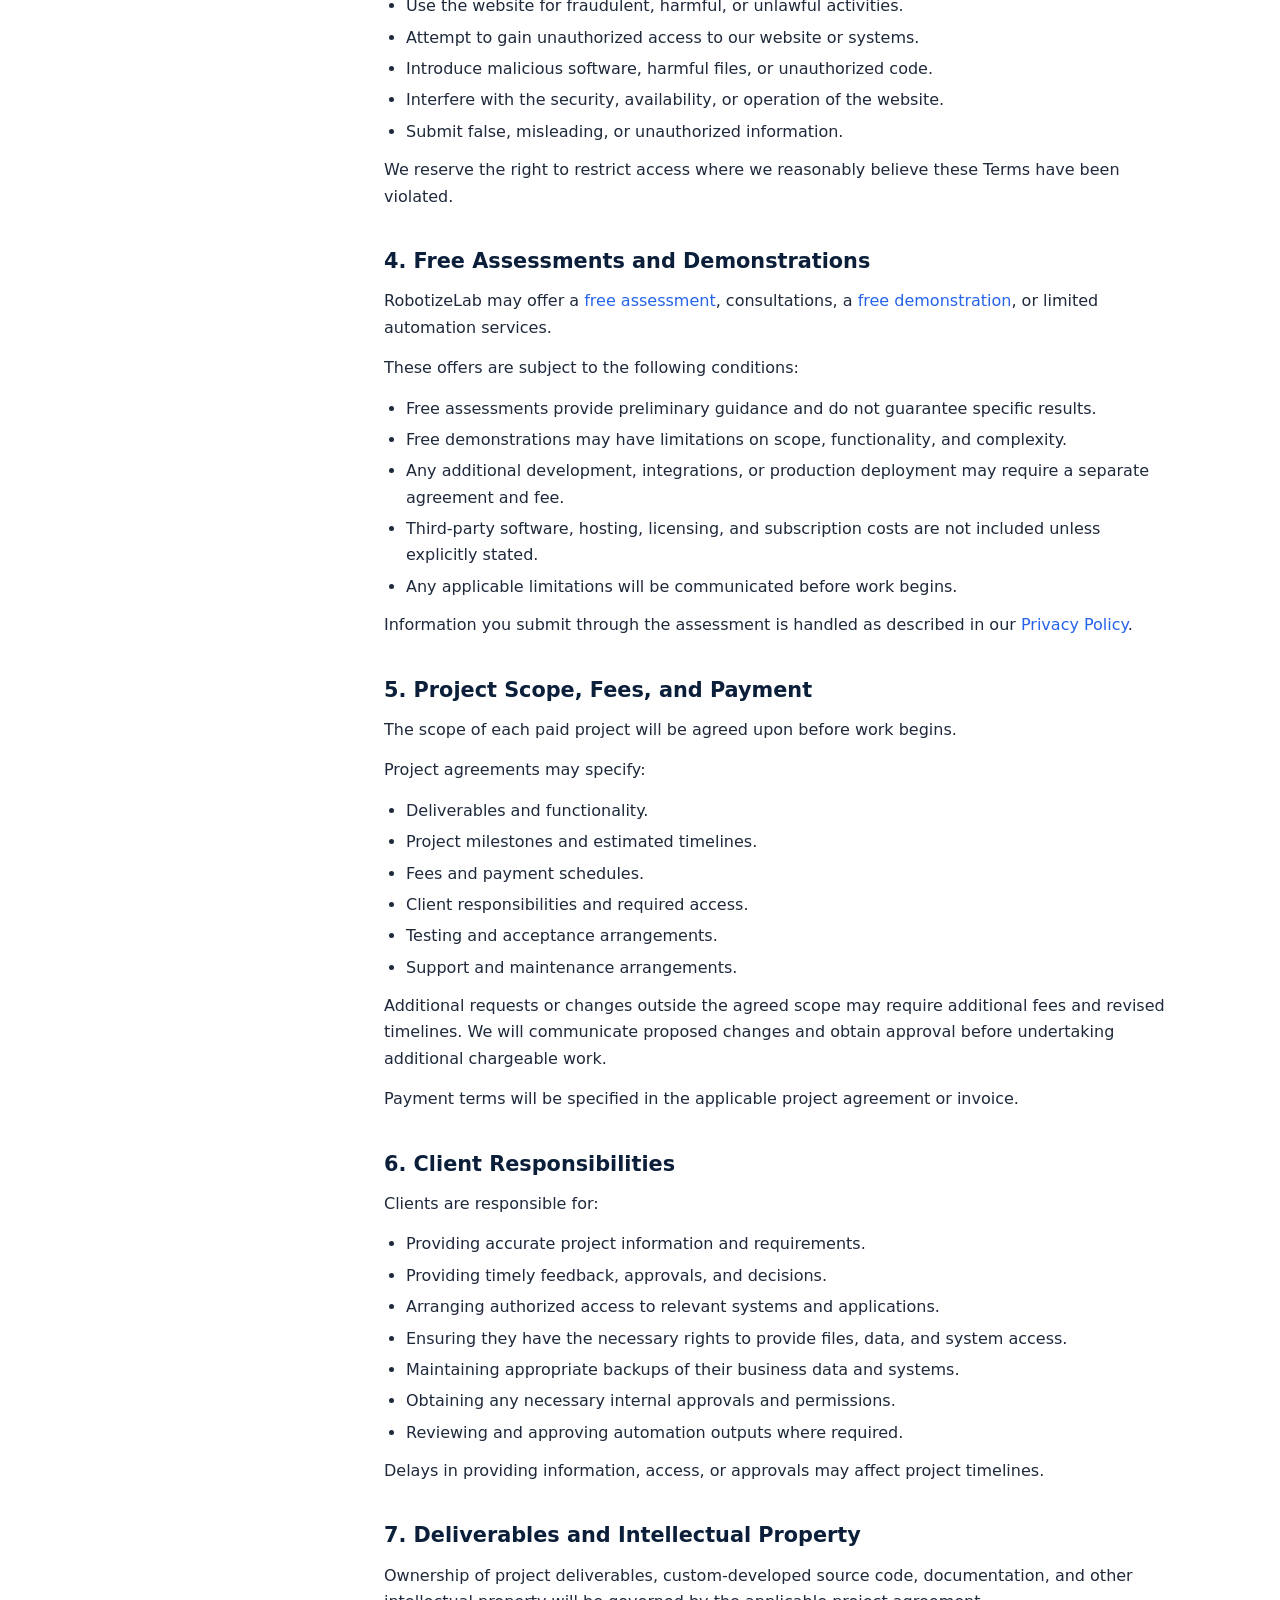
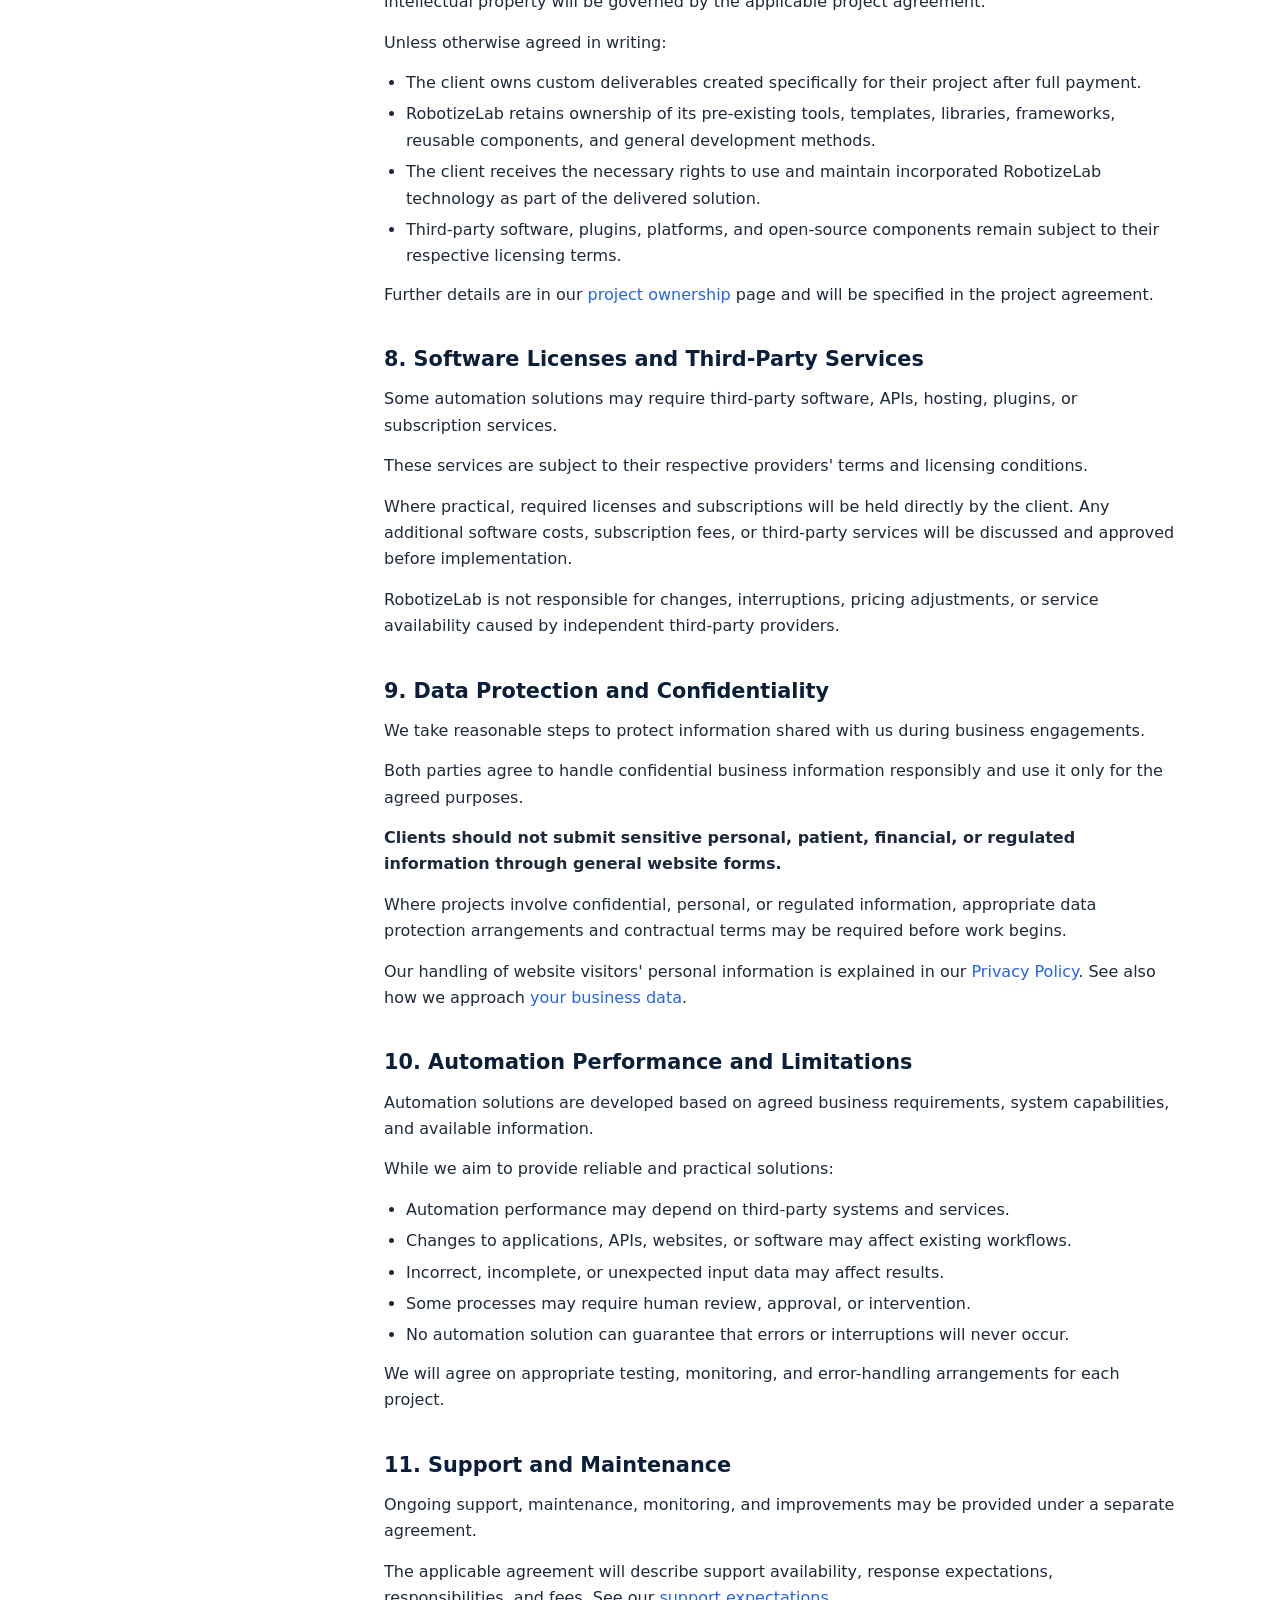
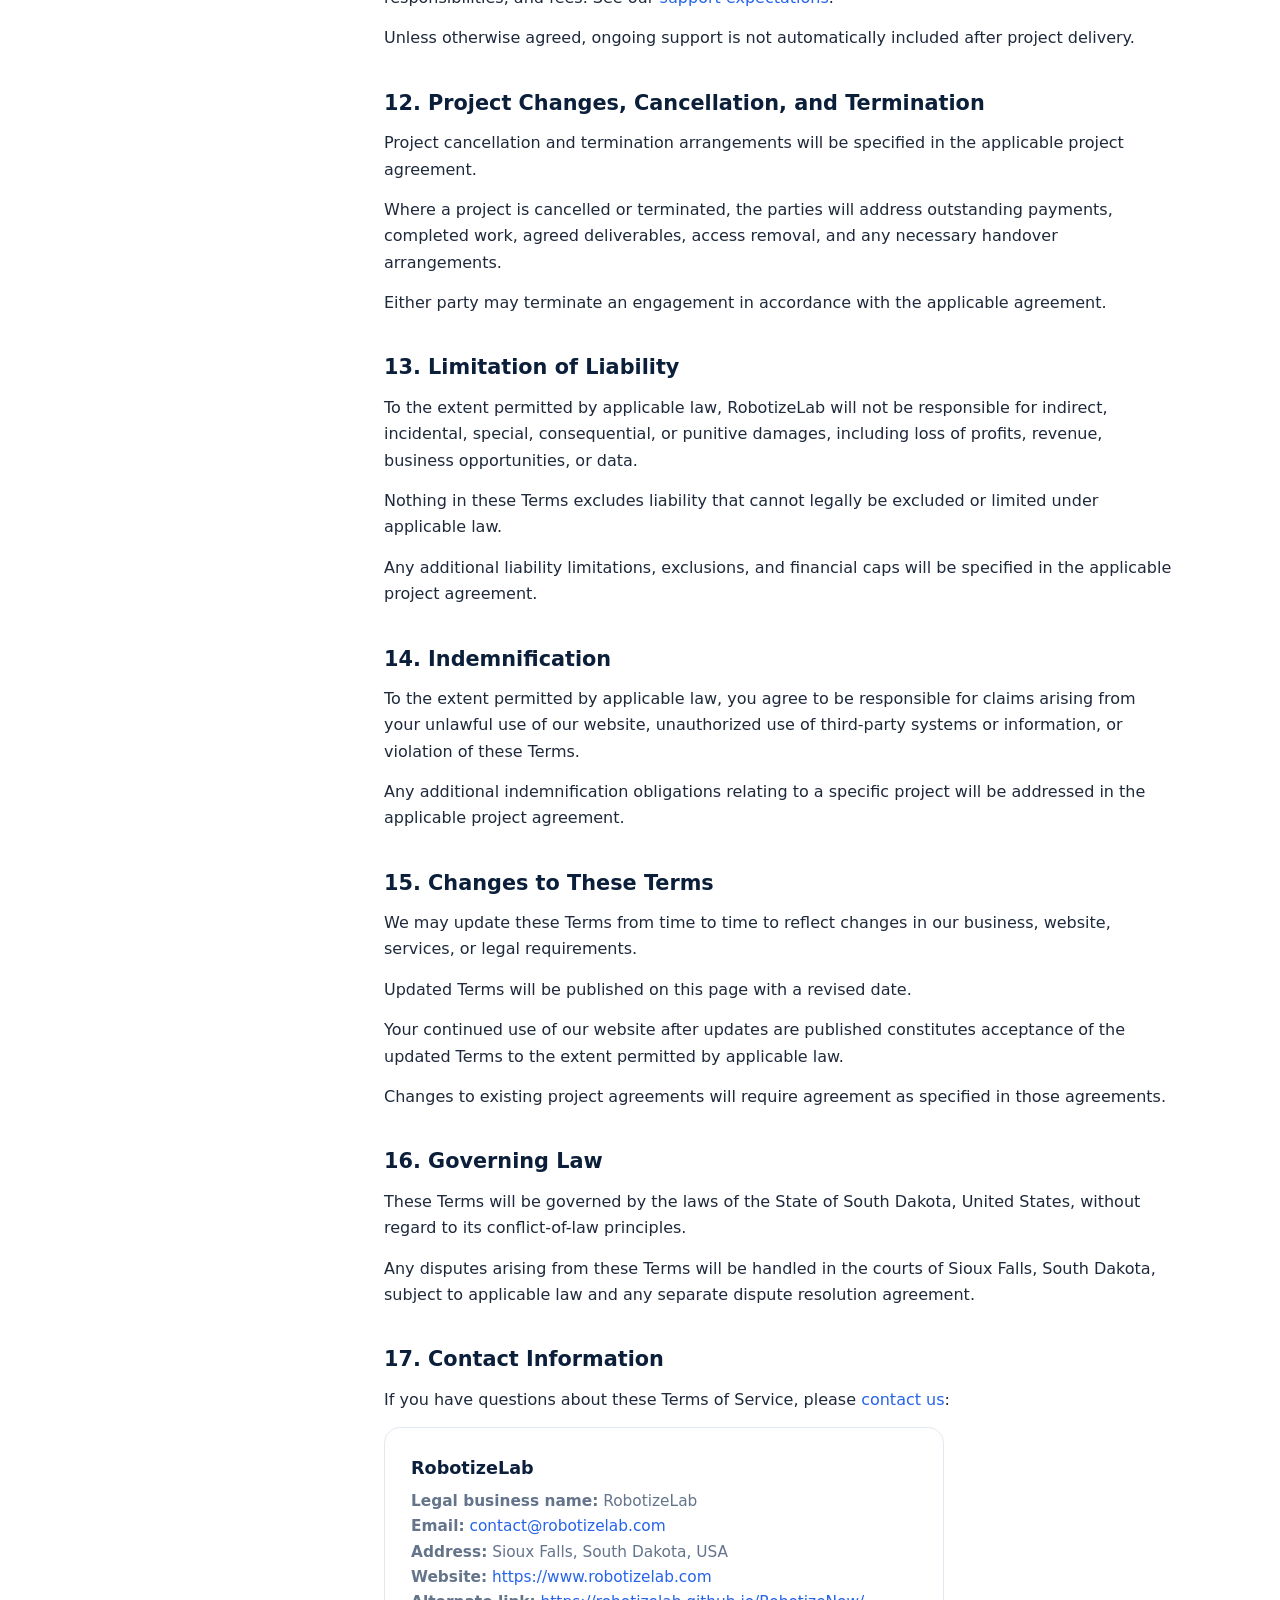
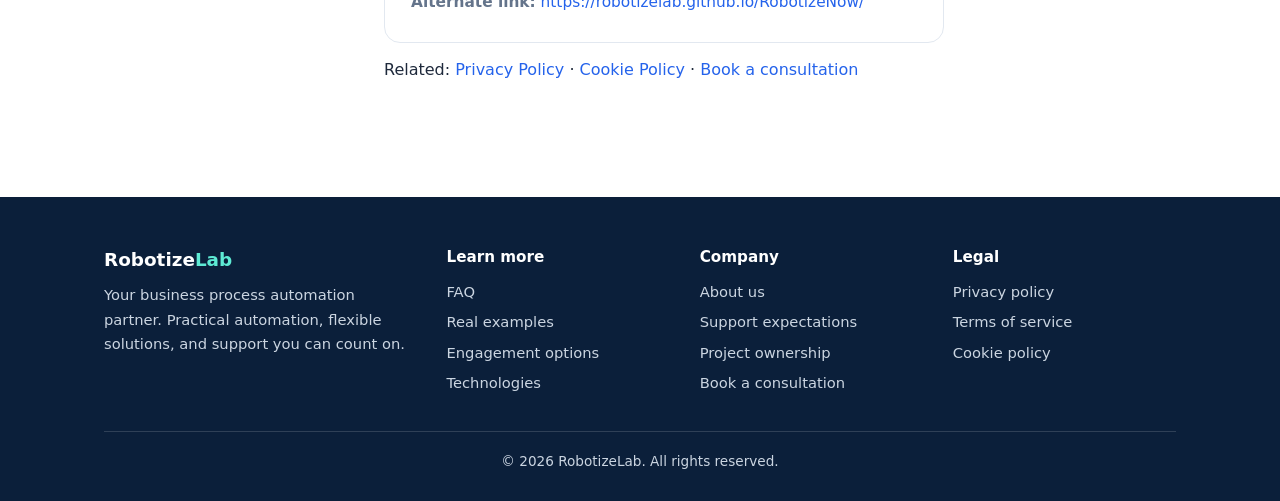
<file: terms.html>
<!DOCTYPE html>
<html lang="en">
<head>
<meta charset="utf-8">
<meta name="viewport" content="width=device-width,initial-scale=1">
<title>Terms of Service | RobotizeLab</title>
<link rel="stylesheet" href="site.css">
<style>
.policy{display:grid;grid-template-columns:240px 1fr;gap:40px;align-items:start}
.toc{position:sticky;top:90px;background:#fff;border:1px solid #e2e8f0;border-radius:12px;padding:16px 18px;font-size:.9rem}
.toc b{display:block;margin-bottom:8px;color:var(--navy)}
.toc ol{margin:0;padding-left:20px}
.toc li{margin:4px 0}
.toc a{color:#2563eb;text-decoration:none}
.policy section{scroll-margin-top:90px;margin-bottom:34px}
.policy h2{margin:0 0 10px;font-size:1.3rem}
.policy ul{margin:8px 0 12px;padding-left:22px}
.policy li{margin:5px 0}
.policy p a,.policy li a{color:#2563eb;text-decoration:none}
.meta{display:flex;gap:22px;flex-wrap:wrap;color:var(--muted);font-size:.92rem;margin-bottom:22px}
@media(max-width:900px){.policy{grid-template-columns:1fr}.toc{position:static}}
</style>
</head>
<body>
<div class="pagehead"><div class="container">
  <div class="crumbs"><a href="index.html">Home</a> / Terms of service</div>
  <div class="eyebrow">Legal</div>
  <h1>Terms of Service</h1>
  <p>The terms that govern your use of our website and services.</p>
</div></div>
<main><div class="container">
  <div class="meta"><span><b>Effective date:</b> November 2, 2026</span><span><b>Last updated:</b> November 2, 2026</span></div>

  <div class="grid" style="grid-template-columns:repeat(auto-fit,minmax(220px,1fr));margin-bottom:34px">
    <div class="card"><div class="icon">📝</div><h3>Agreed in writing</h3><p>Scope, timelines and fees for each project are set out before work begins.</p></div>
    <div class="card"><div class="icon">🎁</div><h3>Free offers</h3><p>A free <a href="index.html#assess" style="color:#2563eb;text-decoration:none">assessment</a> and <a href="index.html#demo" style="color:#2563eb;text-decoration:none">demo</a> give preliminary guidance, with no guaranteed results.</p></div>
    <div class="card"><div class="icon">🤝</div><h3>Shared responsibilities</h3><p>We build and support; you provide access, information and approvals.</p></div>
    <div class="card"><div class="icon">⚖️</div><h3>Clear ownership</h3><p>Custom deliverables transfer after full payment, as set out in your agreement.</p></div>
  </div>

  <div class="policy">
    <div class="toc" aria-label="Contents"><b>Contents</b>
      <ol>
        <li><a href="#t1">Introduction</a></li>
        <li><a href="#t2">Our services</a></li>
        <li><a href="#t3">Website use</a></li>
        <li><a href="#t4">Free assessments and demos</a></li>
        <li><a href="#t5">Scope, fees and payment</a></li>
        <li><a href="#t6">Client responsibilities</a></li>
        <li><a href="#t7">Deliverables and IP</a></li>
        <li><a href="#t8">Licenses and third parties</a></li>
        <li><a href="#t9">Data and confidentiality</a></li>
        <li><a href="#t10">Performance and limitations</a></li>
        <li><a href="#t11">Support and maintenance</a></li>
        <li><a href="#t12">Changes and termination</a></li>
        <li><a href="#t13">Limitation of liability</a></li>
        <li><a href="#t14">Indemnification</a></li>
        <li><a href="#t15">Changes to these terms</a></li>
        <li><a href="#t16">Governing law</a></li>
        <li><a href="#t17">Contact information</a></li>
      </ol>
    </div>

    <div>
<section id="t1"><h2>1. Introduction</h2>
<p>Welcome to RobotizeLab.</p>
<p>These Terms of Service ("Terms") govern your use of our website and the services we provide.</p>
<p>By accessing our website or using our services, you agree to these Terms. If you do not agree, please do not use our website or services.</p>
<p>In these Terms, "RobotizeLab", "we", "our", or "us" refers to RobotizeLab. "You" or "client" refers to any individual or business using our website or engaging our services.</p></section>

<section id="t2"><h2>2. Our Services</h2>
<p>RobotizeLab provides business process automation services, which may include:</p>
<ul><li>Business process assessment and consultation.</li><li>Custom automation development.</li><li>Workflow design and implementation.</li><li>Data processing and reporting automation.</li><li>System integration and application connectivity.</li><li>Automation testing and deployment.</li><li>Ongoing maintenance, monitoring, and support.</li></ul>
<p>The scope, deliverables, timelines, and fees for individual projects will be agreed upon separately in a written proposal, statement of work, or service agreement. See our <a href="engagement.html">engagement options</a> or <a href="index.html#contact">contact us</a> to discuss a project.</p></section>

<section id="t3"><h2>3. Website Use</h2>
<p>You agree to use our website for lawful purposes only.</p>
<p>You must not:</p>
<ul><li>Use the website for fraudulent, harmful, or unlawful activities.</li><li>Attempt to gain unauthorized access to our website or systems.</li><li>Introduce malicious software, harmful files, or unauthorized code.</li><li>Interfere with the security, availability, or operation of the website.</li><li>Submit false, misleading, or unauthorized information.</li></ul>
<p>We reserve the right to restrict access where we reasonably believe these Terms have been violated.</p></section>

<section id="t4"><h2>4. Free Assessments and Demonstrations</h2>
<p>RobotizeLab may offer a <a href="index.html#assess">free assessment</a>, consultations, a <a href="index.html#demo">free demonstration</a>, or limited automation services.</p>
<p>These offers are subject to the following conditions:</p>
<ul><li>Free assessments provide preliminary guidance and do not guarantee specific results.</li><li>Free demonstrations may have limitations on scope, functionality, and complexity.</li><li>Any additional development, integrations, or production deployment may require a separate agreement and fee.</li><li>Third-party software, hosting, licensing, and subscription costs are not included unless explicitly stated.</li><li>Any applicable limitations will be communicated before work begins.</li></ul>
<p>Information you submit through the assessment is handled as described in our <a href="privacy.html">Privacy Policy</a>.</p></section>

<section id="t5"><h2>5. Project Scope, Fees, and Payment</h2>
<p>The scope of each paid project will be agreed upon before work begins.</p>
<p>Project agreements may specify:</p>
<ul><li>Deliverables and functionality.</li><li>Project milestones and estimated timelines.</li><li>Fees and payment schedules.</li><li>Client responsibilities and required access.</li><li>Testing and acceptance arrangements.</li><li>Support and maintenance arrangements.</li></ul>
<p>Additional requests or changes outside the agreed scope may require additional fees and revised timelines. We will communicate proposed changes and obtain approval before undertaking additional chargeable work.</p>
<p>Payment terms will be specified in the applicable project agreement or invoice.</p></section>

<section id="t6"><h2>6. Client Responsibilities</h2>
<p>Clients are responsible for:</p>
<ul><li>Providing accurate project information and requirements.</li><li>Providing timely feedback, approvals, and decisions.</li><li>Arranging authorized access to relevant systems and applications.</li><li>Ensuring they have the necessary rights to provide files, data, and system access.</li><li>Maintaining appropriate backups of their business data and systems.</li><li>Obtaining any necessary internal approvals and permissions.</li><li>Reviewing and approving automation outputs where required.</li></ul>
<p>Delays in providing information, access, or approvals may affect project timelines.</p></section>

<section id="t7"><h2>7. Deliverables and Intellectual Property</h2>
<p>Ownership of project deliverables, custom-developed source code, documentation, and other intellectual property will be governed by the applicable project agreement.</p>
<p>Unless otherwise agreed in writing:</p>
<ul><li>The client owns custom deliverables created specifically for their project after full payment.</li><li>RobotizeLab retains ownership of its pre-existing tools, templates, libraries, frameworks, reusable components, and general development methods.</li><li>The client receives the necessary rights to use and maintain incorporated RobotizeLab technology as part of the delivered solution.</li><li>Third-party software, plugins, platforms, and open-source components remain subject to their respective licensing terms.</li></ul>
<p>Further details are in our <a href="ownership.html">project ownership</a> page and will be specified in the project agreement.</p></section>

<section id="t8"><h2>8. Software Licenses and Third-Party Services</h2>
<p>Some automation solutions may require third-party software, APIs, hosting, plugins, or subscription services.</p>
<p>These services are subject to their respective providers' terms and licensing conditions.</p>
<p>Where practical, required licenses and subscriptions will be held directly by the client. Any additional software costs, subscription fees, or third-party services will be discussed and approved before implementation.</p>
<p>RobotizeLab is not responsible for changes, interruptions, pricing adjustments, or service availability caused by independent third-party providers.</p></section>

<section id="t9"><h2>9. Data Protection and Confidentiality</h2>
<p>We take reasonable steps to protect information shared with us during business engagements.</p>
<p>Both parties agree to handle confidential business information responsibly and use it only for the agreed purposes.</p>
<p><b>Clients should not submit sensitive personal, patient, financial, or regulated information through general website forms.</b></p>
<p>Where projects involve confidential, personal, or regulated information, appropriate data protection arrangements and contractual terms may be required before work begins.</p>
<p>Our handling of website visitors' personal information is explained in our <a href="privacy.html">Privacy Policy</a>. See also how we approach <a href="index.html#data">your business data</a>.</p></section>

<section id="t10"><h2>10. Automation Performance and Limitations</h2>
<p>Automation solutions are developed based on agreed business requirements, system capabilities, and available information.</p>
<p>While we aim to provide reliable and practical solutions:</p>
<ul><li>Automation performance may depend on third-party systems and services.</li><li>Changes to applications, APIs, websites, or software may affect existing workflows.</li><li>Incorrect, incomplete, or unexpected input data may affect results.</li><li>Some processes may require human review, approval, or intervention.</li><li>No automation solution can guarantee that errors or interruptions will never occur.</li></ul>
<p>We will agree on appropriate testing, monitoring, and error-handling arrangements for each project.</p></section>

<section id="t11"><h2>11. Support and Maintenance</h2>
<p>Ongoing support, maintenance, monitoring, and improvements may be provided under a separate agreement.</p>
<p>The applicable agreement will describe support availability, response expectations, responsibilities, and fees. See our <a href="support.html">support expectations</a>.</p>
<p>Unless otherwise agreed, ongoing support is not automatically included after project delivery.</p></section>

<section id="t12"><h2>12. Project Changes, Cancellation, and Termination</h2>
<p>Project cancellation and termination arrangements will be specified in the applicable project agreement.</p>
<p>Where a project is cancelled or terminated, the parties will address outstanding payments, completed work, agreed deliverables, access removal, and any necessary handover arrangements.</p>
<p>Either party may terminate an engagement in accordance with the applicable agreement.</p></section>

<section id="t13"><h2>13. Limitation of Liability</h2>
<p>To the extent permitted by applicable law, RobotizeLab will not be responsible for indirect, incidental, special, consequential, or punitive damages, including loss of profits, revenue, business opportunities, or data.</p>
<p>Nothing in these Terms excludes liability that cannot legally be excluded or limited under applicable law.</p>
<p>Any additional liability limitations, exclusions, and financial caps will be specified in the applicable project agreement.</p></section>

<section id="t14"><h2>14. Indemnification</h2>
<p>To the extent permitted by applicable law, you agree to be responsible for claims arising from your unlawful use of our website, unauthorized use of third-party systems or information, or violation of these Terms.</p>
<p>Any additional indemnification obligations relating to a specific project will be addressed in the applicable project agreement.</p></section>

<section id="t15"><h2>15. Changes to These Terms</h2>
<p>We may update these Terms from time to time to reflect changes in our business, website, services, or legal requirements.</p>
<p>Updated Terms will be published on this page with a revised date.</p>
<p>Your continued use of our website after updates are published constitutes acceptance of the updated Terms to the extent permitted by applicable law.</p>
<p>Changes to existing project agreements will require agreement as specified in those agreements.</p></section>

<section id="t16"><h2>16. Governing Law</h2>
<p>These Terms will be governed by the laws of the State of South Dakota, United States, without regard to its conflict-of-law principles.</p>
<p>Any disputes arising from these Terms will be handled in the courts of Sioux Falls, South Dakota, subject to applicable law and any separate dispute resolution agreement.</p></section>

<section id="t17"><h2>17. Contact Information</h2>
<p>If you have questions about these Terms of Service, please <a href="index.html#contact">contact us</a>:</p>
<div class="card" style="max-width:560px;margin-bottom:14px">
  <h3>RobotizeLab</h3>
  <p><b>Legal business name:</b> RobotizeLab<br>
  <b>Email:</b> <a href="mailto:contact@robotizelab.com">contact@robotizelab.com</a><br>
  <b>Address:</b> Sioux Falls, South Dakota, USA<br>
  <b>Website:</b> <a href="https://www.robotizelab.com">https://www.robotizelab.com</a><br><b>Alternate link:</b> <a href="https://robotizelab.github.io/RobotizeNow/">https://robotizelab.github.io/RobotizeNow/</a></p>
</div>
<p>Related: <a href="privacy.html">Privacy Policy</a> · <a href="cookies.html">Cookie Policy</a> · <a href="booking.html">Book a consultation</a></p></section>
    </div>
  </div>
</div></main>
<script src="site.js"></script>
</body>
</html>
</file>
<file: site.css>
:root{--navy:#0b1f3a;--blue:#2563eb;--teal:#14b8a6;--bg:#f6f8fc;--text:#1e293b;--muted:#64748b;--white:#fff}
*{box-sizing:border-box;margin:0;padding:0}
html{scroll-behavior:smooth}
body{font-family:"Segoe UI",system-ui,-apple-system,Arial,sans-serif;color:var(--text);line-height:1.65;background:#fff}
a{color:inherit;text-decoration:none}
.container{max-width:1120px;margin:0 auto;padding:0 24px}
header{position:sticky;top:0;z-index:10;background:rgba(255,255,255,.92);backdrop-filter:blur(8px);border-bottom:1px solid #e2e8f0}
nav{display:flex;align-items:center;justify-content:space-between;height:68px}
.logo{font-weight:800;font-size:1.2rem;color:var(--navy)}
.logo span{color:var(--blue)}
nav ul{display:flex;gap:26px;list-style:none;font-weight:500;font-size:.95rem}
nav ul a:hover,nav ul a.on{color:var(--blue)}
.btn{display:inline-block;padding:12px 24px;border-radius:10px;font-weight:600;border:2px solid transparent;transition:.2s;cursor:pointer;font-size:1rem;font-family:inherit}
.btn-primary{background:var(--blue);color:#fff}
.btn-primary:hover{background:#1d4ed8;transform:translateY(-2px)}
.btn-light{background:#fff;color:var(--blue)}
.pagehead{background:linear-gradient(135deg,var(--navy),#16407a 60%,#0e7490);color:#fff;padding:64px 0 56px}
.pagehead .eyebrow{color:#5eead4}
.pagehead h1{font-size:clamp(1.9rem,4vw,2.8rem);line-height:1.2;margin:6px 0 12px;max-width:800px}
.pagehead p{max-width:680px;opacity:.92;font-size:1.1rem}
.crumbs{font-size:.85rem;opacity:.8;margin-bottom:14px}
.crumbs a:hover{text-decoration:underline}
.eyebrow{color:var(--blue);font-weight:700;text-transform:uppercase;letter-spacing:.1em;font-size:.8rem}
main{padding:56px 0 80px}
main h2{font-size:1.6rem;color:var(--navy);margin:34px 0 12px}
main h2:first-child{margin-top:0}
main p{margin-bottom:14px}
.lead{color:var(--muted);font-size:1.08rem;max-width:720px}
.note{background:#fef3c7;border-left:4px solid #f59e0b;padding:12px 16px;border-radius:8px;font-size:.9rem;margin-bottom:28px}
.grid{display:grid;grid-template-columns:repeat(auto-fit,minmax(260px,1fr));gap:22px;margin:22px 0}
.card{background:#fff;border:1px solid #e2e8f0;border-radius:16px;padding:26px;transition:.25s}
.card:hover{transform:translateY(-4px);box-shadow:0 14px 34px rgba(15,23,42,.1);border-color:#bfdbfe}
.icon{width:48px;height:48px;border-radius:12px;background:linear-gradient(135deg,var(--blue),var(--teal));display:grid;place-items:center;font-size:1.4rem;margin-bottom:14px}
.card h3{color:var(--navy);margin-bottom:6px;font-size:1.1rem}
.card p{color:var(--muted);font-size:.96rem;margin:0}
.checks{list-style:none;margin:14px 0}
.checks li{padding:7px 0 7px 34px;position:relative}
.checks li:before{content:"✓";position:absolute;left:0;top:8px;width:24px;height:24px;border-radius:50%;background:var(--teal);color:#fff;display:grid;place-items:center;font-size:.8rem;font-weight:700}
.tools{display:flex;justify-content:space-between;align-items:center;margin-bottom:18px;color:var(--muted);font-size:.92rem}
.link-btn{background:none;border:0;color:var(--blue);font:inherit;font-weight:600;cursor:pointer}
.faq{display:grid;gap:12px;max-width:860px}
.faq details{background:#fff;border:1px solid #e2e8f0;border-radius:12px;padding:0 20px;transition:.2s}
.faq details[open]{border-color:#93c5fd;box-shadow:0 8px 22px rgba(15,23,42,.07)}
.faq summary{cursor:pointer;font-weight:600;color:var(--navy);padding:16px 0;list-style:none;display:flex;justify-content:space-between;gap:16px;align-items:center}
.faq summary::-webkit-details-marker{display:none}
.faq summary:after{content:"＋";color:var(--blue);font-size:1.2rem;flex:none}
.faq details[open] summary:after{content:"－"}
.faq details p{color:var(--muted);padding-bottom:16px;margin:0}
.steps{display:grid;grid-template-columns:repeat(auto-fit,minmax(200px,1fr));gap:18px;counter-reset:s;margin:22px 0}
.step{counter-increment:s;padding:22px;background:#fff;border-radius:16px;border:1px solid #e2e8f0}
.step:before{content:counter(s);display:grid;place-items:center;width:36px;height:36px;border-radius:50%;background:var(--blue);color:#fff;font-weight:700;margin-bottom:12px}
.step h3{color:var(--navy);margin-bottom:4px}
.step p{color:var(--muted);font-size:.94rem;margin:0}
.chips{display:flex;flex-wrap:wrap;gap:10px;margin:12px 0 22px}
.chip{background:#fff;border:1px solid #e2e8f0;border-radius:999px;padding:8px 16px;font-weight:600;color:var(--navy);font-size:.93rem}
.cta{background:linear-gradient(135deg,var(--blue),#0e7490);color:#fff;border-radius:20px;padding:40px;text-align:center;margin-top:48px}
.cta h2{color:#fff;margin:0 0 8px}
.cta p{opacity:.95;margin-bottom:20px}
.empty{border:2px dashed #cbd5e1;border-radius:16px;padding:40px;text-align:center;color:var(--muted);background:var(--bg)}
.empty b{display:block;color:var(--navy);font-size:1.1rem;margin-bottom:6px}
form.book{background:#fff;border:1px solid #e2e8f0;border-radius:16px;padding:28px;display:grid;gap:14px;max-width:560px}
form.book label{display:grid;gap:5px;font-weight:600;color:var(--navy);font-size:.92rem}
form.book input,form.book select,form.book textarea{width:100%;padding:11px 13px;border:1px solid #cbd5e1;border-radius:9px;font:inherit}
form.book textarea{min-height:90px;resize:vertical}
#bookMsg{color:#047857;font-weight:600}
footer{background:var(--navy);color:#cbd5e1;padding:48px 0 28px;font-size:.92rem}
.fcols{display:grid;grid-template-columns:1.4fr 1fr 1fr 1fr;gap:30px}
footer h4{color:#fff;margin-bottom:10px;font-size:.95rem}
footer ul{list-style:none}
footer li{margin:6px 0}
footer a:hover{color:#5eead4}
footer .brand{color:#fff;font-weight:800;font-size:1.15rem;margin-bottom:8px}
footer .brand span{color:#5eead4}
.fbottom{border-top:1px solid rgba(255,255,255,.15);margin-top:30px;padding-top:18px;font-size:.85rem;text-align:center}
@media(max-width:820px){nav ul{display:none}.fcols{grid-template-columns:1fr 1fr}.cta{padding:28px 20px}}
@media(max-width:520px){.fcols{grid-template-columns:1fr}}
</file>
